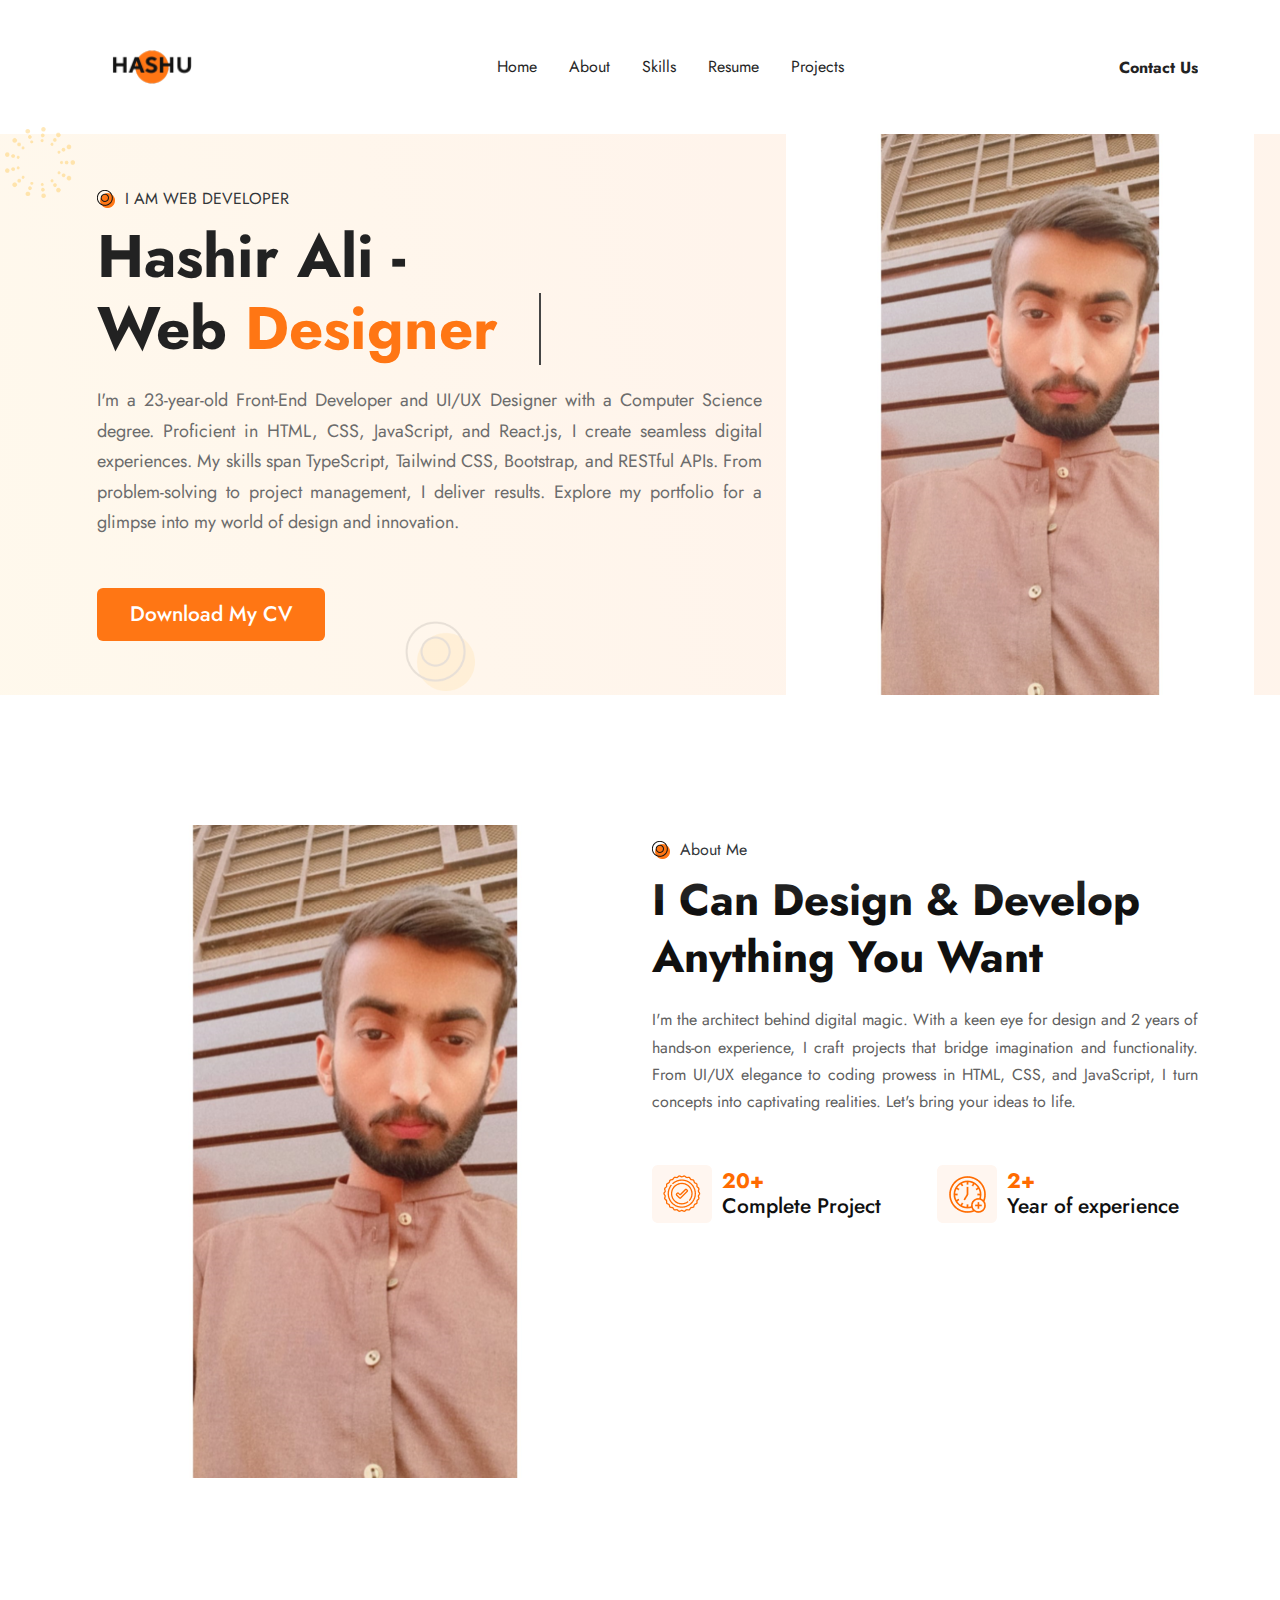
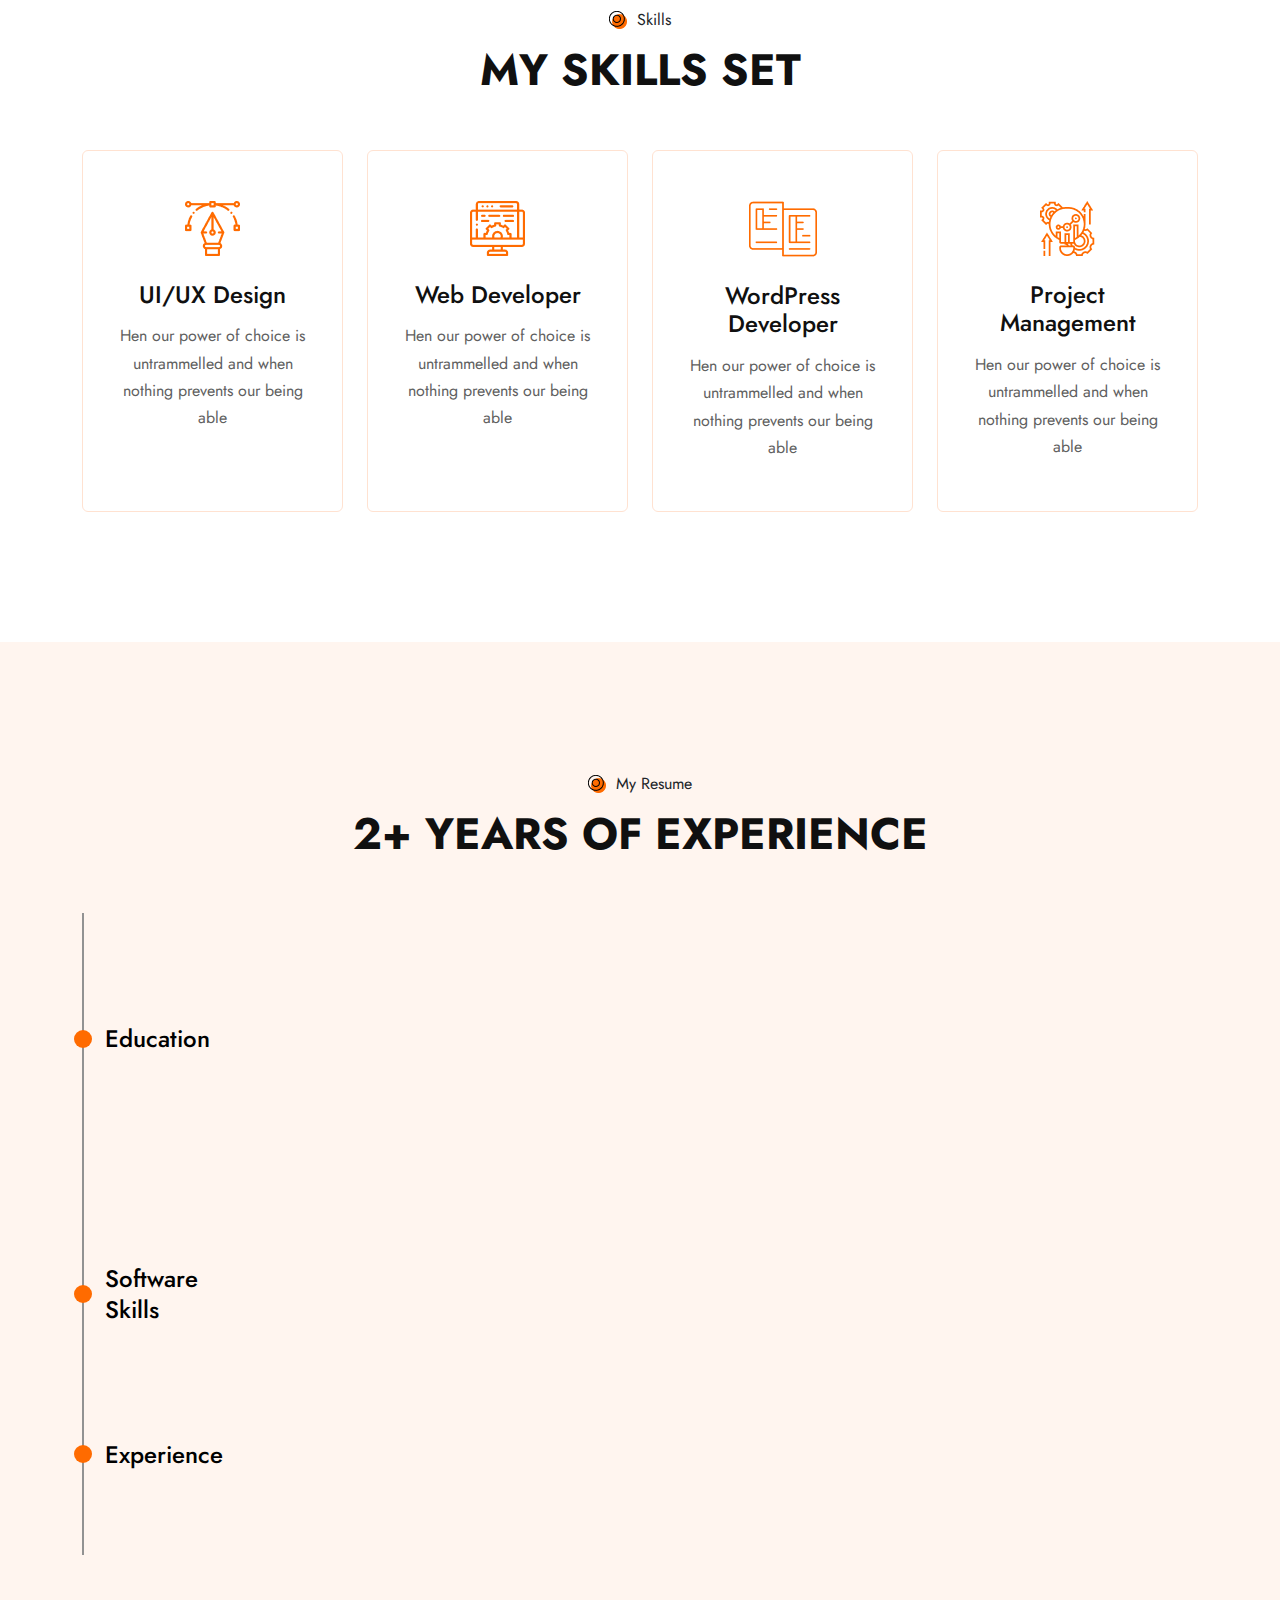
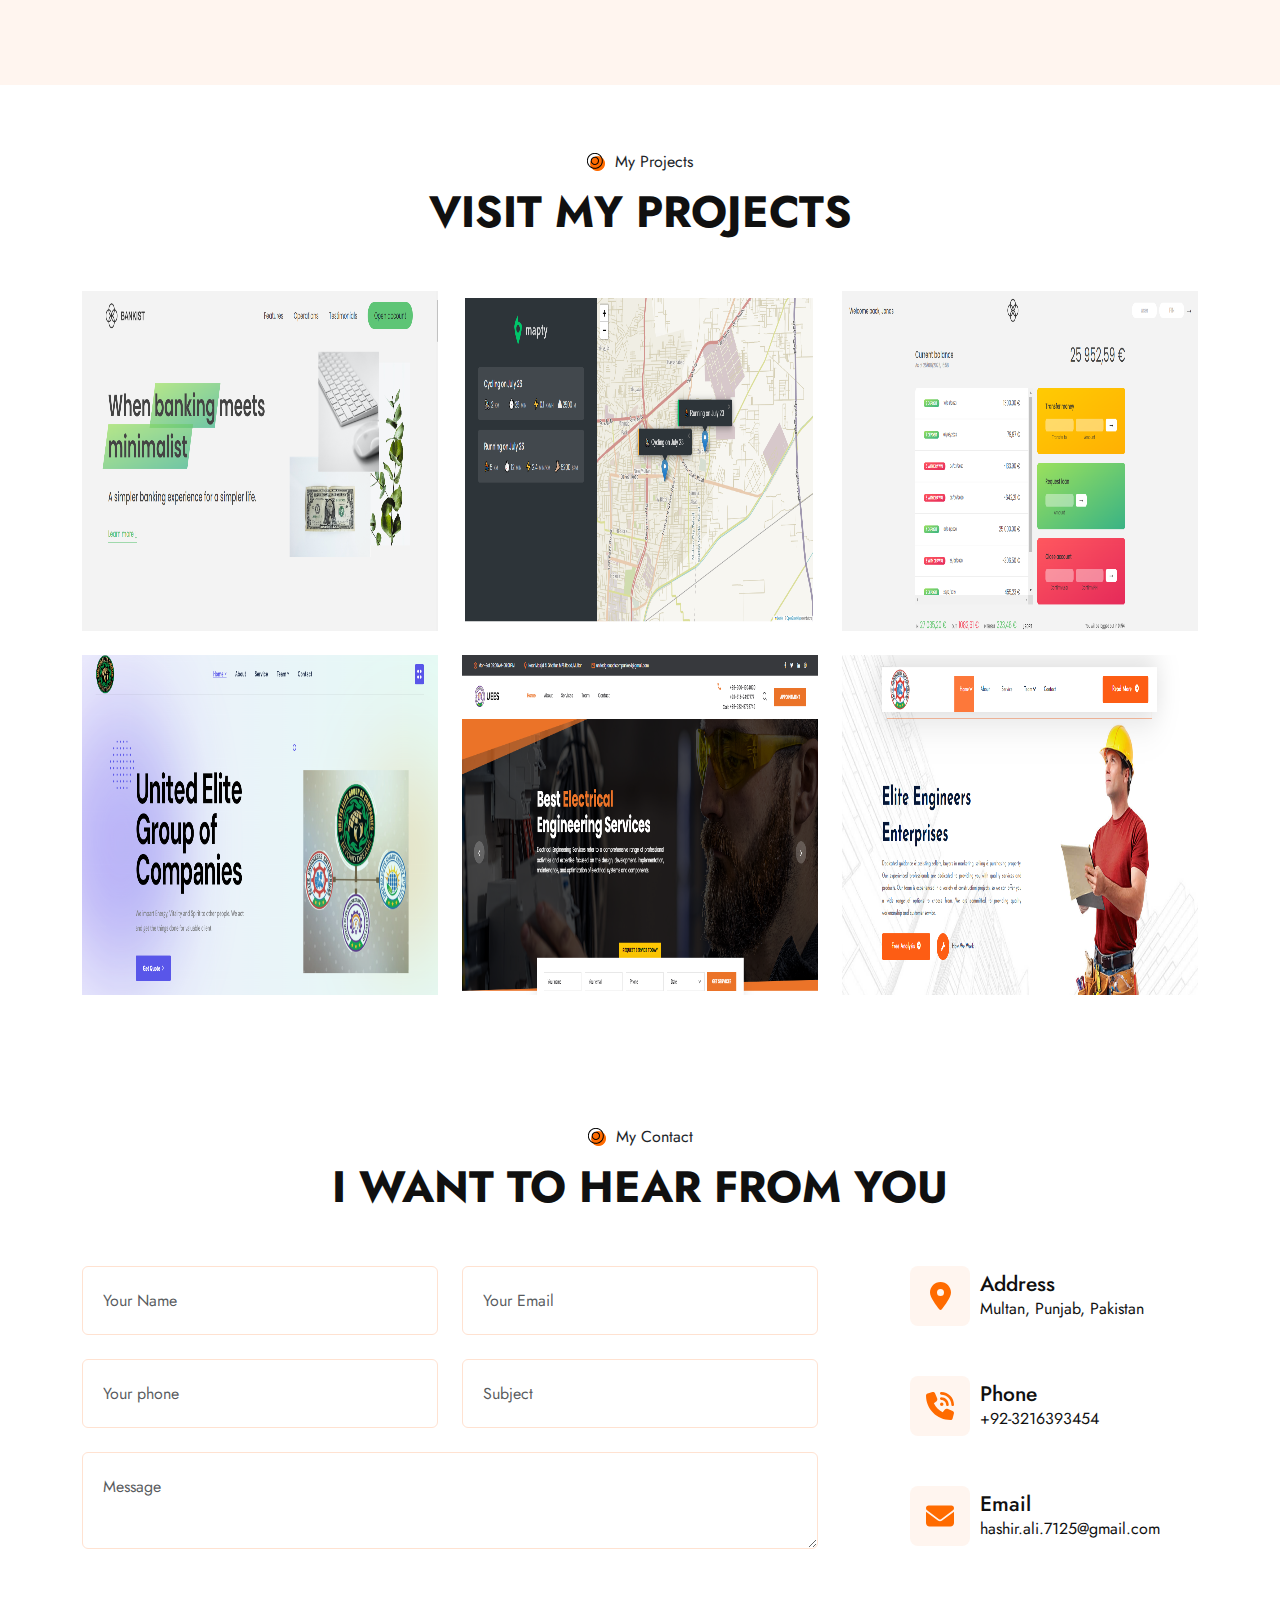
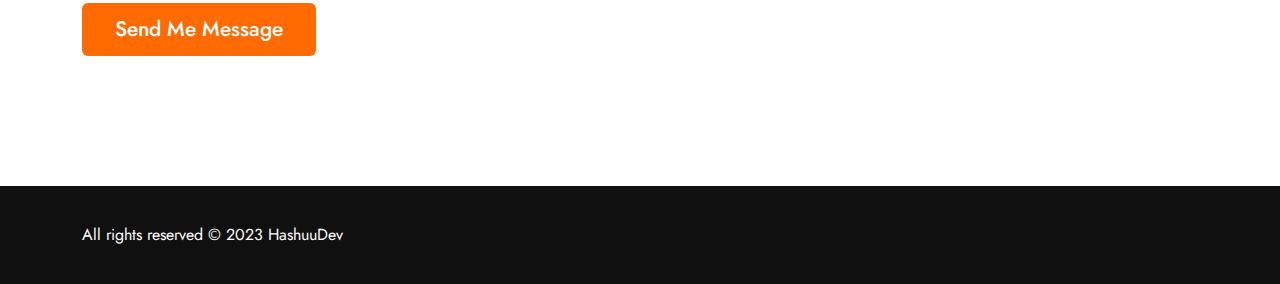
<file: Task - 1 ( Personal Portfolio )/index.html>
<!DOCTYPE html>
<html lang="en">
  <head>
    <meta charset="UTF-8" />
    <meta http-equiv="X-UA-Compatible" content="IE=edge" />
    <meta
      name="viewport"
      content="width=device-width, user-scalable=no, initial-scale=1.0, maximum-scale=1.0, minimum-scale=1.0"
    />
    <title>Personal Portfolio</title>
    <!-- Favicon -->
    <link rel="icon" type="image/x-icon" href="img/favicon.png" />
    <!-- Fonts (google font) -->
    <link rel="preconnect" href="https://fonts.googleapis.com" />
    <link rel="preconnect" href="https://fonts.gstatic.com" crossorigin />
    <link
      href="https://fonts.googleapis.com/css2?family=Jost:wght@200;300;400;500;600;700;800;900&family=Urbanist:wght@400;500;600;700&display=swap"
      rel="stylesheet"
    />
    <!-- Bootstrap Stylesheet -->
    <link rel="stylesheet" href="css/bootstrap.min.css" />
    <!-- Magnific-popup stylesheet -->
    <link rel="stylesheet" href="css/magnific-popup.css" />
    <!-- Owl Carousel stylesheet -->
    <link rel="stylesheet" href="css/owl.carousel.css" />
    <!-- Owl theme stylesheet -->
    <link rel="stylesheet" href="css/owl.theme.default.min.css" />
    <!-- Animated headline stylesheet -->
    <link rel="stylesheet" href="css/jquery.animatedheadline.css" />
    <!-- MeanMenu stylesheet -->
    <link rel="stylesheet" href="css/meanmenu.min.css" />
    <!-- Imgal stylesheet -->
    <link rel="stylesheet" href="css/imgal.min.css" />
    <!-- font awesome stylesheet -->
    <link rel="stylesheet" href="css/all.min.css" />
    <!-- AOS stylesheet -->
    <link rel="stylesheet" href="css/aos.css" />
    <!-- Normalize CSS -->
    <link rel="stylesheet" href="css/normalize.css" />
    <!-- Main stylesheet -->
    <link rel="stylesheet" href="css/style.css" />
    <!-- Responsive stylesheet -->
    <link rel="stylesheet" href="css/responsive.css" />
  </head>

  <body class="home-one-body">
    <main class="home overflow-x-hidden">
      <!-- start header -->
      <header class="bg-white header">
        <!-- mobile header nav -->
        <div class="mobile-menu d-block d-md-none">
          <nav>
            <ul class="menu">
              <li><a href="#home">Home</a></li>
              <li><a href="#about">About</a></li>
              <li><a href="#skills">Skills</a></li>
              <li><a href="#resume">Resume</a></li>
              <li><a href="#projects">Projects</a></li>
              <li><a href="#contact">Contact</a></li>
            </ul>
          </nav>
        </div>
        <div class="container d-none d-md-block">
          <div
            class="header-wrapper d-flex justify-content-between align-items-center"
          >
            <div class="logo">
              <a href="index.html">
                <img src="img/Logo1.png" alt="logo" style="width: 140px" />
              </a>
            </div>
            <div class="header-menu-wrapper main-menu">
              <!-- nav menu -->
              <nav class="desktop-nav">
                <ul
                  class="header-menu d-flex flex-row justify-content-center menu"
                >
                  <li class="px-2 px-lg-3">
                    <a class="menu-link" href="#home">Home</a>
                  </li>
                  <li class="px-2 px-lg-3">
                    <a class="menu-link" href="#about">About</a>
                  </li>
                  <li class="px-2 px-lg-3">
                    <a class="menu-link" href="#skills">Skills</a>
                  </li>
                  <li class="px-2 px-lg-3">
                    <a class="menu-link" href="#resume">Resume</a>
                  </li>
                  <li class="px-2 px-lg-3">
                    <a class="menu-link" href="#projects">Projects</a>
                  </li>
                </ul>
              </nav>
            </div>
            <!-- header button -->
            <div class="header-btn-wrapper">
              <a class="btn orange-btn btn_effect" href="#contact">
                <span class="z-1 position-relative">Contact Us</span>
              </a>
            </div>
          </div>
        </div>
      </header>
      <!-- end header -->
      <!-- start banner -->
      <section class="home-banner position-relative">
        <div class="container-fluid custom-container">
          <div class="row">
            <div class="col-12">
              <div class="home-banner-wrapper row align-items-center">
                <div
                  class="col-12 col-lg-6 col-xl-7 home-banner-text-col position-relative"
                >
                  <div class="sub-heading d-flex align-items-center">
                    <img src="img/orangeDot.png" alt="orange-dot" />
                    <p>I AM WEB DEVELOPER</p>
                  </div>
                  <div class="animate-heading">
                    <h1 class="black-color h1 home-one-title ah-headline">
                      Hashir Ali -<br />
                      Web
                      <span class="orange-color"
                        ><span class="ah-words-wrapper">
                          <b class="is-visible"> Designer</b>
                          <b>Developer</b>
                          <b>Freelancer</b>
                        </span></span
                      >
                      <br />
                    </h1>
                  </div>
                  <p
                    class="h5 line-height-7 mt-20 secondary-black fw-400"
                    style="text-align: justify"
                  >
                    I'm a 23-year-old Front-End Developer and UI/UX Designer
                    with a Computer Science degree. Proficient in HTML, CSS,
                    JavaScript, and React.js, I create seamless digital
                    experiences. My skills span TypeScript, Tailwind CSS,
                    Bootstrap, and RESTful APIs. From problem-solving to project
                    management, I deliver results. Explore my portfolio for a
                    glimpse into my world of design and innovation.
                  </p>
                  <a
                    class="btn_effect btn home-banner-btn orange-btn mt-50"
                    href="assets/Hashir Ali CV Final.pdf"
                    ><span class="z-1 position-relative">Download My CV</span>
                  </a>
                  <div class="banner-particle-one-container">
                    <img
                      class="position-absolute banner-particle-one d-none d-lg-inline"
                      src="img/particleOne.png"
                      alt="banner particle one"
                    />
                  </div>
                  <div class="banner-particle-two-container">
                    <img
                      class="position-absolute banner-particle-two delay-one"
                      src="img/particleTwo.png"
                      alt="banner particle two"
                    />
                  </div>
                </div>
                <div
                  class="col-12 col-lg-6 col-xl-5 text-center position-relative home-banner-img-col"
                >
                  <div class="banner-particle-one-container">
                    <img
                      class="position-absolute banner-particle-one d-lg-none"
                      src="img/particleOne.png"
                      alt="banner particle one"
                    />
                  </div>

                  <img
                    class="position-absolute home-banner-shape bg-move-3d"
                    src="img/homeNannerShape.png"
                    alt="banner-shape"
                  />
                  <img
                    class="img-fluid position-relative z-index-10 home-banner-img"
                    src="img/Picture11.png"
                    alt="banner-image"
                  />
                </div>
              </div>
            </div>
          </div>
        </div>
      </section>
      <!-- end home-banner -->
      <!-- start about me -->
      <section class="about" id="about">
        <div class="container">
          <div class="row">
            <div class="col-12">
              <div class="row align-items-center">
                <div class="about-image-col col-12 col-lg-6 text-center">
                  <div class="img-overlay mx-auto mx-lg-0">
                    <img
                      class="img-fluid"
                      src="img/Picture11.png"
                      alt="about image"
                    />
                  </div>
                </div>
                <div class="about-text-col col-12 col-lg-6">
                  <div class="about-text-top">
                    <div class="section-heading">
                      <div class="sub-heading d-flex align-items-center">
                        <img src="img/orangeDot.png" alt="orange-dot" />
                        <p>About Me</p>
                      </div>
                      <h2 class="black-color line-height-3 h2">
                        I Can Design & Develop Anything You Want
                      </h2>
                    </div>
                    <p
                      class="secondary-black line-height-7 mt-20"
                      style="text-align: justify"
                    >
                      I'm the architect behind digital magic. With a keen eye
                      for design and 2 years of hands-on experience, I craft
                      projects that bridge imagination and functionality. From
                      UI/UX elegance to coding prowess in HTML, CSS, and
                      JavaScript, I turn concepts into captivating realities.
                      Let's bring your ideas to life.
                    </p>
                  </div>
                  <div class="row row-mobile-margin gy-3 gy-sm-0 mt-50">
                    <div
                      class="col-12 col-sm-6 col-lg-6 d-flex align-items-center"
                    >
                      <div class="mr-10">
                        <img src="img/aboutIconOne.png" alt="about icon one" />
                      </div>
                      <div class="about-complete-project">
                        <h4 class="fw-700 orange-color h4">
                          <span class="counter">20</span>+
                        </h4>
                        <h4 class="fw-500 black-color h4">Complete Project</h4>
                      </div>
                    </div>
                    <div
                      class="col-12 col-sm-6 col-lg-6 d-flex align-items-center"
                    >
                      <div class="mr-10">
                        <img src="img/aboutIconTwo.png" alt="about icon two" />
                      </div>
                      <div class="about-years-experience">
                        <h4 class="fw-700 orange-color h4">
                          <span class="counter">2</span>+
                        </h4>
                        <h4 class="fw-500 black-color h4">
                          Year of experience
                        </h4>
                      </div>
                    </div>
                  </div>
                  <div
                    data-aos="fade-up"
                    data-aos-delay="0"
                    data-aos-duration="1500"
                    class="row flex-column row-mobile-margin mt-50"
                  >
                    <div class="col-12 mb-0 mb-20">
                      <div class="row">
                        <div class="col-12 col-sm-6 col-lg-6">
                          <div class="mb-20 d-flex align-items-center">
                            <i
                              class="fa-regular fa-square-check mr-10 h6 orange-color"
                            ></i>
                            <p>Front-End Magic</p>
                          </div>
                        </div>
                        <div class="col-12 col-sm-6 col-lg-6">
                          <div class="mb-20 d-flex align-items-center">
                            <i
                              class="fa-regular fa-square-check mr-10 h6 orange-color"
                            ></i>
                            <p>Tech Stack Mastery</p>
                          </div>
                        </div>
                      </div>
                    </div>
                    <div class="col-12">
                      <div class="row">
                        <div class="col-12 col-sm-6 col-lg-6">
                          <div class="d-flex align-items-center mb-20">
                            <i
                              class="fa-regular fa-square-check mr-10 h6 orange-color"
                            ></i>
                            <p>API Virtuoso</p>
                          </div>
                        </div>
                        <div class="col-12 col-sm-6 col-lg-6">
                          <div class="d-flex align-items-center">
                            <i
                              class="fa-regular fa-square-check mr-10 h6 orange-color"
                            ></i>
                            <p>Project Management Maestro</p>
                          </div>
                        </div>
                      </div>
                    </div>
                  </div>
                  <a
                    data-aos="fade-up"
                    data-aos-delay="100"
                    data-aos-duration="1500"
                    class="btn btn_effect home-banner-btn orange-btn mt-50"
                    href="assets/Hashir Ali CV Final.pdf"
                    ><span class="position-relative z-1">Download My CV</span>
                  </a>
                </div>
              </div>
            </div>
          </div>
        </div>
      </section>
      <!-- end about me -->
      <!-- start services -->
      <section id="skills" class="services">
        <div class="container">
          <div class="row">
            <div class="col-12">
              <div class="section-heading-middle">
                <div class="sub-heading d-flex align-items-center mx-auto">
                  <img src="img/orangeDot.png" alt="orange-dot" />
                  <p>Skills</p>
                </div>
                <h2
                  class="black-color line-height-3 h2 text-uppercase text-center"
                >
                  My Skills set
                </h2>
              </div>
              <div class="service-grid-container mt-50 row-mobile-margin">
                <div class="service-grid-item text-center">
                  <img
                    class="service-item-img"
                    src="img/serviceOne.png"
                    alt="service-img-one"
                  />
                  <h3 class="h3 fw-500 service-item-heading black-color">
                    UI/UX Design
                  </h3>
                  <p
                    class="p service-item-paragraph secondary-black fw-400 line-height-7"
                  >
                    Hen our power of choice is untrammelled and when nothing
                    prevents our being able
                  </p>
                </div>
                <div class="service-grid-item text-center">
                  <img
                    class="service-item-img"
                    src="img/serviceFour.png"
                    alt="service-img-four"
                  />
                  <h3 class="h3 fw-500 service-item-heading black-color">
                    Web Developer
                  </h3>
                  <p
                    class="p service-item-paragraph secondary-black fw-400 line-height-7"
                  >
                    Hen our power of choice is untrammelled and when nothing
                    prevents our being able
                  </p>
                </div>
                <div class="service-grid-item text-center">
                  <img
                    class="service-item-img"
                    src="img/serviceSix.png"
                    alt="service-img-six"
                  />
                  <h3 class="h3 fw-500 service-item-heading black-color">
                    WordPress Developer
                  </h3>
                  <p
                    class="p service-item-paragraph secondary-black fw-400 line-height-7"
                  >
                    Hen our power of choice is untrammelled and when nothing
                    prevents our being able
                  </p>
                </div>
                <div class="service-grid-item text-center">
                  <img
                    class="service-item-img"
                    src="img/serviceEight.png"
                    alt="service-img-eight"
                  />
                  <h3 class="h3 fw-500 service-item-heading black-color">
                    Project Management
                  </h3>
                  <p
                    class="p service-item-paragraph secondary-black fw-400 line-height-7"
                  >
                    Hen our power of choice is untrammelled and when nothing
                    prevents our being able
                  </p>
                </div>
              </div>
            </div>
          </div>
        </div>
      </section>
      <!-- end services -->
      <!-- start resume -->
      <section id="resume" class="resume">
        <div class="container">
          <div class="row">
            <div class="col-12">
              <div class="resume-wrapper">
                <div class="section-heading-middle">
                  <div class="sub-heading d-flex align-items-center mx-auto">
                    <img src="img/orangeDot.png" alt="orange-dot" />
                    <p>My Resume</p>
                  </div>
                  <h2
                    class="black-color line-height-3 h2 text-uppercase text-center"
                  >
                    2+ YEARS OF EXPERIENCE
                  </h2>
                </div>
                <div class="row mt-50 row-mobile-margin">
                  <div class="col-12 col-lg-2">
                    <div
                      class="resume-topics h-100 flex-column justify-content-center position-relative"
                    >
                      <h3
                        class="h3 line-height-3 resume-topic-item resume-topic-one fw-500 text-black position-absolute"
                      >
                        Education
                      </h3>
                      <h3
                        class="h3 line-height-3 resume-topic-item resume-topic-two fw-500 text-black position-absolute"
                      >
                        Software Skills
                      </h3>
                      <h3
                        class="h3 line-height-3 resume-topic-item resume-topic-three fw-500 text-black position-absolute"
                      >
                        Experience
                      </h3>
                    </div>
                  </div>
                  <div class="col-12 col-lg-10">
                    <!-- resume education row -->
                    <div
                      data-aos="fade-up"
                      data-aos-delay="100"
                      data-aos-duration="800"
                      class="resume-education bg-white"
                    >
                      <div class="row">
                        <!-- education first column -->
                        <div class="col-lg-4 resume-first-item">
                          <h4 class="h4 text-black fw-500">
                            BS in Computer Science
                          </h4>
                          <p
                            class="p secondary-black fw-400 line-height-7 mt-10"
                          >
                            Muhammad Nawaz Sharif University of Agriculture
                            Multan (2019 - 2023)
                          </p>
                        </div>
                        <!-- education second column -->
                        <div class="col-lg-4 resume-second-item">
                          <h4 class="h4 text-black fw-500">
                            Fsc. Pre-Engineering
                          </h4>
                          <p
                            class="p secondary-black fw-400 line-height-7 mt-10"
                          >
                            Kips College, Multan <br />
                            (2017 - 2019)
                          </p>
                        </div>
                        <!-- education third column -->
                        <div class="col-lg-4 resume-third-item">
                          <h4 class="h4 text-black fw-500">Matric</h4>
                          <p
                            class="p secondary-black fw-400 line-height-7 mt-10"
                          >
                            Missali Junior Secondary School, Multan (2015 -
                            2017)
                          </p>
                        </div>
                      </div>
                    </div>
                    <!-- resume skills row -->
                    <div
                      data-aos="fade-up"
                      data-aos-delay="200"
                      data-aos-duration="800"
                      class="resume-skills bg-white mt-4"
                    >
                      <div class="row">
                        <!-- skills first column -->
                        <div class="col-lg-4 resume-first-item">
                          <h4 class="h4 text-black fw-500">UI/UX Design</h4>
                          <div class="row mt-10 justify-content-between">
                            <p
                              class="col-10 p secondary-black fw-400 line-height-7 skill-name position-relative"
                            >
                              Figma
                            </p>
                            <p
                              class="col-2 p secondary-black fw-400 line-height-7"
                            >
                              90%
                            </p>
                          </div>
                          <div class="row justify-content-between mt-10">
                            <p
                              class="p secondary-black fw-400 line-height-7 col-10 skill-name position-relative"
                            >
                              Adobe XD
                            </p>
                            <p
                              class="p col-2 secondary-black fw-400 line-height-7"
                            >
                              65%
                            </p>
                          </div>
                          <div class="row justify-content-between mt-10">
                            <p
                              class="p secondary-black fw-400 line-height-7 col-10 skill-name position-relative"
                            >
                              Canva
                            </p>
                            <p
                              class="p col-2 secondary-black fw-400 line-height-7"
                            >
                              80%
                            </p>
                          </div>
                        </div>
                        <!-- skills second column -->
                        <div class="col-lg-4 resume-second-item">
                          <h4 class="h4 text-black fw-500">Web Developer</h4>
                          <div class="row mt-10 justify-content-between">
                            <p
                              class="col-10 p secondary-black fw-400 line-height-7 skill-name position-relative"
                            >
                              Html, Css, JavaScript
                            </p>
                            <p
                              class="col-2 p secondary-black fw-400 line-height-7"
                            >
                              95%
                            </p>
                          </div>
                          <div class="row justify-content-between mt-10">
                            <p
                              class="p secondary-black fw-400 line-height-7 col-10 skill-name position-relative"
                            >
                              React.js
                            </p>
                            <p
                              class="p col-2 secondary-black fw-400 line-height-7"
                            >
                              60%
                            </p>
                          </div>
                          <div class="row justify-content-between mt-10">
                            <p
                              class="p secondary-black fw-400 line-height-7 col-10 skill-name position-relative"
                            >
                              Wordpress
                            </p>
                            <p
                              class="p col-2 secondary-black fw-400 line-height-7"
                            >
                              70%
                            </p>
                          </div>
                        </div>
                        <!-- skills thirdt column -->
                        <div class="col-lg-4 resume-third-item">
                          <h4 class="h4 text-black fw-500">Other Skills</h4>
                          <div class="row mt-10 justify-content-between">
                            <p
                              class="col-10 p secondary-black fw-400 line-height-7 skill-name position-relative"
                            >
                              Content Writing
                            </p>
                            <p
                              class="col-2 p secondary-black fw-400 line-height-7"
                            >
                              92%
                            </p>
                          </div>
                          <div class="row justify-content-between mt-10">
                            <p
                              class="p secondary-black fw-400 line-height-7 col-10 skill-name position-relative"
                            >
                              Project Management
                            </p>
                            <p
                              class="p col-2 secondary-black fw-400 line-height-7"
                            >
                              87%
                            </p>
                          </div>
                          <div class="row justify-content-between mt-10">
                            <p
                              class="p secondary-black fw-400 line-height-7 col-10 skill-name position-relative"
                            >
                              Social Media Management
                            </p>
                            <p
                              class="p col-2 secondary-black fw-400 line-height-7"
                            >
                              95%
                            </p>
                          </div>
                        </div>
                      </div>
                    </div>
                    <!-- resume experience row -->
                    <div
                      data-aos="fade-up"
                      data-aos-delay="300"
                      data-aos-duration="800"
                      class="resume-education mt-4 bg-white"
                    >
                      <div class="row">
                        <!-- experience first column -->
                        <div class="col-lg-4 resume-first-item">
                          <h4 class="h4 text-black fw-500">
                            Front End Developer
                          </h4>
                          <p
                            class="p secondary-black fw-400 line-height-7 mt-10"
                          >
                            United Elite Groups - <br />
                            ( Jul 2023 - Aug 2023 )
                          </p>
                        </div>
                        <!-- experience second column -->
                        <div class="col-lg-4 resume-second-item">
                          <h4 class="h4 text-black fw-500">
                            Web Developer Intern
                          </h4>
                          <p
                            class="p secondary-black fw-400 line-height-7 mt-10"
                          >
                            CodSoft - <br />
                            ( Aug 2023 - Present )
                          </p>
                        </div>
                        <!-- experience third column -->
                        <div class="col-lg-4 resume-third-item">
                          <h4 class="h4 text-black fw-500">Web Intern</h4>
                          <p
                            class="p secondary-black fw-400 line-height-7 mt-10"
                          >
                            CodeClause - <br />
                            ( Aug 2023 - Present )
                          </p>
                        </div>
                      </div>
                    </div>
                  </div>
                </div>
              </div>
            </div>
          </div>
        </div>
      </section>
      <!-- end resume -->

      <!-- start portfolio gallery -->
      <section id="projects" class="portfolio">
        <div class="container">
          <div class="row">
            <div class="col-12">
              <div class="portfolio-wrapper">
                <div class="section-heading-middle">
                  <div class="sub-heading d-flex align-items-center mx-auto">
                    <img src="img/orangeDot.png" alt="orange-dot" />
                    <p>My Projects</p>
                  </div>
                  <h2
                    class="black-color line-height-3 h2 text-uppercase text-center"
                  >
                    VISIT MY PROJECTS
                  </h2>
                </div>
                <div class="mt-50 row-mobile-margin">
                  <div class="portfolio-massonary-container">
                    <div
                      class="portfolio-massonary-items mix ui all position-relative"
                    >
                      <div
                        class="modal fade"
                        id="portfolioModalOne"
                        tabindex="-1"
                        aria-hidden="true"
                      >
                        <div
                          class="modal-dialog modal-dialog-centered justify-content-center"
                        >
                          <div>
                            <button
                              type="button"
                              class="btn-close mb-10 btn"
                              data-bs-dismiss="modal"
                              aria-label="Close"
                            ></button>
                            <img
                              class="img-fluid"
                              src="img/portfolio11.PNG"
                              alt="portfolio img"
                            />
                          </div>
                        </div>
                      </div>
                      <img
                        class="img-fluid"
                        src="img/portfolio11.PNG"
                        alt="portfolio img"
                      />
                      <div
                        class="portfolio-card-overlay w-100 position-absolute top-0"
                      ></div>
                      <div
                        class="d-flex w-100 position-absolute bottom-0 left-0 justify-content-center align-items-center"
                      >
                        <div
                          class="position-absolute mx-auto portfolio-card-overlay-contents"
                        >
                          <p class="text-white fw-400 line-height-7">
                            Stack : HTML, CSS, JavaScript, API
                          </p>
                          <a
                            data-bs-toggle="modal"
                            data-bs-target="#portfolioModalOne"
                            href="#portfolioOne"
                            class="h4 text-white fw-600 line-height-3"
                          >
                            Bankist DOM Manipulation
                          </a>
                        </div>
                      </div>
                    </div>
                    <div
                      class="portfolio-massonary-items mix graphic all position-relative"
                    >
                      <div
                        class="modal fade"
                        id="portfolioModalTwo"
                        tabindex="-1"
                        aria-hidden="true"
                      >
                        <div
                          class="modal-dialog modal-dialog-centered justify-content-center"
                        >
                          <div>
                            <button
                              type="button"
                              class="btn-close mb-10 btn"
                              data-bs-dismiss="modal"
                              aria-label="Close"
                            ></button>
                            <img
                              class="img-fluid"
                              src="img/portfolio2.PNG"
                              alt="portfolio img"
                            />
                          </div>
                        </div>
                      </div>
                      <img
                        class="img-fluid"
                        src="img/portfolio2.PNG"
                        alt="portfolio img"
                      />
                      <div
                        class="portfolio-card-overlay w-100 position-absolute top-0"
                      ></div>
                      <div
                        class="d-flex w-100 position-absolute bottom-0 left-0 justify-content-center align-items-center"
                      >
                        <div
                          class="position-absolute mx-auto portfolio-card-overlay-contents"
                        >
                          <p class="text-white fw-400 line-height-7">
                            Stack : HTML, CSS, JavaScript, LeafletMap
                          </p>
                          <a
                            data-bs-toggle="modal"
                            data-bs-target="#portfolioModalTwo"
                            href="#portfolioTwo"
                            class="h4 text-white fw-600 line-height-3"
                          >
                            Mapty Web App
                          </a>
                        </div>
                      </div>
                    </div>
                    <div
                      class="portfolio-massonary-items mix ui graphic all position-relative"
                    >
                      <div
                        class="modal fade"
                        id="portfolioModalThree"
                        tabindex="-1"
                        aria-hidden="true"
                      >
                        <div
                          class="modal-dialog modal-dialog-centered justify-content-center"
                        >
                          <div>
                            <button
                              type="button"
                              class="btn-close mb-10 btn"
                              data-bs-dismiss="modal"
                              aria-label="Close"
                            ></button>
                            <img
                              class="img-fluid"
                              src="img/portfolio3.PNG"
                              alt="portfolio img"
                            />
                          </div>
                        </div>
                      </div>
                      <img
                        class="img-fluid"
                        src="img/portfolio3.PNG"
                        alt="portfolio img"
                      />
                      <div
                        class="portfolio-card-overlay w-100 position-absolute top-0"
                      ></div>
                      <div
                        class="d-flex w-100 position-absolute bottom-0 left-0 justify-content-center align-items-center"
                      >
                        <div
                          class="position-absolute mx-auto portfolio-card-overlay-contents"
                        >
                          <p class="text-white fw-400 line-height-7">
                            Stack : HTML, CSS, JavaScript
                          </p>
                          <a
                            data-bs-toggle="modal"
                            data-bs-target="#portfolioModalThree"
                            href="#portfolioThree"
                            class="h4 text-white fw-600 line-height-3"
                          >
                            Bankist Bank App
                          </a>
                        </div>
                      </div>
                    </div>
                    <div
                      class="portfolio-massonary-items mix web all position-relative"
                    >
                      <div
                        class="modal fade"
                        id="portfolioModalFour"
                        tabindex="-1"
                        aria-hidden="true"
                      >
                        <div
                          class="modal-dialog modal-dialog-centered justify-content-center"
                        >
                          <div>
                            <button
                              type="button"
                              class="btn-close mb-10 btn"
                              data-bs-dismiss="modal"
                              aria-label="Close"
                            ></button>
                            <img
                              class="img-fluid"
                              src="img/portfolio4.PNG"
                              alt="portfolio img"
                            />
                          </div>
                        </div>
                      </div>
                      <img
                        class="img-fluid"
                        src="img/portfolio4.PNG"
                        alt="portfolio img"
                      />
                      <div
                        class="portfolio-card-overlay w-100 position-absolute top-0"
                      ></div>
                      <div
                        class="d-flex w-100 position-absolute bottom-0 left-0 justify-content-center align-items-center"
                      >
                        <div
                          class="position-absolute mx-auto portfolio-card-overlay-contents"
                        >
                          <p class="text-white fw-400 line-height-7">
                            Stack : HTML, CSS, JavaScript
                          </p>
                          <a
                            data-bs-toggle="modal"
                            data-bs-target="#portfolioModalFour"
                            href="#portfolioFour"
                            class="h4 text-white fw-600 line-height-3"
                          >
                            Agency Website
                          </a>
                        </div>
                      </div>
                    </div>
                    <div
                      class="portfolio-massonary-items mix app all position-relative"
                    >
                      <div
                        class="modal fade"
                        id="portfolioModalFive"
                        tabindex="-1"
                        aria-hidden="true"
                      >
                        <div
                          class="modal-dialog modal-dialog-centered justify-content-center"
                        >
                          <div>
                            <button
                              type="button"
                              class="btn-close mb-10 btn"
                              data-bs-dismiss="modal"
                              aria-label="Close"
                            ></button>
                            <img
                              class="img-fluid"
                              src="img/portfolio5.PNG"
                              alt="portfolio img"
                            />
                          </div>
                        </div>
                      </div>
                      <img
                        class="img-fluid"
                        src="img/portfolio5.PNG"
                        alt="portfolio img"
                      />
                      <div
                        class="portfolio-card-overlay w-100 position-absolute top-0"
                      ></div>
                      <div
                        class="d-flex w-100 position-absolute bottom-0 left-0 justify-content-center align-items-center"
                      >
                        <div
                          class="position-absolute mx-auto portfolio-card-overlay-contents"
                        >
                          <p class="text-white fw-400 line-height-7">
                            Stack : HTML, CSS, JavaScript
                          </p>
                          <a
                            data-bs-toggle="modal"
                            data-bs-target="#portfolioModalFive"
                            href="#portfolioFive"
                            class="h4 text-white fw-600 line-height-3"
                          >
                            Engineering Services Website
                          </a>
                        </div>
                      </div>
                    </div>
                    <div
                      class="portfolio-massonary-items mix branding all position-relative"
                    >
                      <div
                        class="modal fade"
                        id="portfolioModalSix"
                        tabindex="-1"
                        aria-hidden="true"
                      >
                        <div
                          class="modal-dialog modal-dialog-centered justify-content-center"
                        >
                          <div>
                            <button
                              type="button"
                              class="btn-close mb-10 btn"
                              data-bs-dismiss="modal"
                              aria-label="Close"
                            ></button>
                            <img
                              class="img-fluid"
                              src="img/portfolio6.PNG"
                              alt="portfolio img"
                            />
                          </div>
                        </div>
                      </div>
                      <img
                        class="img-fluid"
                        src="img/portfolio6.PNG"
                        alt="portfolio img"
                      />
                      <div
                        class="portfolio-card-overlay w-100 position-absolute top-0"
                      ></div>
                      <div
                        class="d-flex w-100 position-absolute bottom-0 left-0 justify-content-center align-items-center"
                      >
                        <div
                          class="position-absolute mx-auto portfolio-card-overlay-contents"
                        >
                          <p class="text-white fw-400 line-height-7">
                            Stack : HTML, CSS, JavaScript
                          </p>
                          <a
                            data-bs-toggle="modal"
                            data-bs-target="#portfolioModalSix"
                            href="#portfolioSix"
                            class="h4 text-white fw-600 line-height-3"
                          >
                            Real Estate Consultancy Website
                          </a>
                        </div>
                      </div>
                    </div>
                  </div>
                </div>
              </div>
            </div>
          </div>
        </div>
      </section>
      <!-- end portfolio gallery -->

      <!-- start contact -->
      <section id="contact" class="home-contact">
        <div class="container">
          <div class="row">
            <div class="col-12">
              <div class="home-contact-wrapper">
                <div class="section-heading-middle">
                  <div class="sub-heading d-flex align-items-center mx-auto">
                    <img src="img/orangeDot.png" alt="orange-dot" />
                    <p>My Contact</p>
                  </div>
                  <h2
                    class="black-color line-height-3 h2 text-uppercase text-center"
                  >
                    I WANT TO HEAR FROM YOU
                  </h2>
                </div>
                <div
                  class="home-contact-info-container row row-mobile-margin mt-50 align-items-start"
                >
                  <div class="col-12 col-md-8">
                    <form>
                      <div class="row g-4">
                        <div class="col-12 col-sm-6">
                          <input
                            type="text"
                            class="form-control home-contact-input"
                            placeholder="Your Name"
                          />
                        </div>
                        <div class="col-12 col-sm-6">
                          <input
                            type="email"
                            class="form-control home-contact-input"
                            placeholder="Your Email"
                          />
                        </div>
                        <div class="col-12 col-sm-6">
                          <input
                            type="tel"
                            class="form-control home-contact-input"
                            placeholder="Your phone"
                          />
                        </div>
                        <div class="col-12 col-sm-6">
                          <input
                            type="text"
                            class="form-control home-contact-input"
                            placeholder="Subject"
                          />
                        </div>
                        <div class="col-12">
                          <textarea
                            placeholder="Message"
                            class="form-control home-contact-input"
                          ></textarea>
                        </div>
                        <div class="col-12">
                          <div class="col-12">
                            <button
                              type="disabled"
                              class="btn orange-btn btn_effect row-mobile-margin mt-30"
                              style="cursor: not-allowed"
                            >
                              <span class="z-1 position-relative"
                                >Send Me Message</span
                              >
                            </button>
                          </div>
                        </div>
                      </div>
                    </form>
                  </div>
                  <div class="col-12 col-md-4 home-contact-icon-container">
                    <div class="row row-mobile-margin gy-3 gy-sm-0">
                      <div class="col-12 d-flex align-items-center">
                        <div class="mr-10">
                          <div class="light-orange-bg-icon">
                            <i
                              class="fa-solid fa-location-dot orange-color"
                            ></i>
                          </div>
                        </div>
                        <div class="about-complete-project">
                          <h4 class="fw-500 black-color h4">Address</h4>
                          <p class="fw-400 secondary-black">
                            <a href=""> Multan, Punjab, Pakistan </a>
                          </p>
                        </div>
                      </div>
                      <div
                        class="col-12 d-flex align-items-center row-mobile-margin mt-50"
                      >
                        <div class="mr-10">
                          <div class="light-orange-bg-icon">
                            <i
                              class="fa-solid fa-phone-volume orange-color"
                            ></i>
                          </div>
                        </div>
                        <div class="about-years-experience">
                          <h4 class="fw-500 black-color h4">Phone</h4>
                          <p class="fw-400 secondary-black">
                            <a href="tel:03216393454">+92-3216393454</a>
                          </p>
                        </div>
                      </div>
                      <div
                        class="col-12 d-flex align-items-center row-mobile-margin mt-50"
                      >
                        <div class="mr-10">
                          <div class="light-orange-bg-icon">
                            <i class="fa-solid fa-envelope orange-color"></i>
                          </div>
                        </div>
                        <div class="about-years-experience">
                          <h4 class="fw-500 black-color h4">Email</h4>
                          <p class="fw-400 secondary-black">
                            <a href="mailto:hashir.ali.7125@gmail.com">
                              hashir.ali.7125@gmail.com
                            </a>
                          </p>
                        </div>
                      </div>
                    </div>
                  </div>
                </div>
              </div>
            </div>
          </div>
        </div>
      </section>
      <!-- end contact -->
      <!-- start footer -->
      <section class="footer">
        <div class="footer-wrapper">
          <div class="footer-bottom">
            <div class="container">
              <div class="footer-bottom-container">
                <div class="row">
                  <div
                    class="footerbottom-left col-12 col-sm-5 col-md-6 text-start"
                  >
                    <p class="p text-white line-height-7">
                      All rights reserved &copy; 2023
                      <a
                        class="p text-white line-height-7"
                        href="https://www.linkedin.com/in/hashir-ali-dev/"
                        >HashuuDev</a
                      >
                    </p>
                  </div>
                </div>
              </div>
            </div>
          </div>
        </div>
      </section>
      <!-- end footer -->
    </main>
    <!-- Preloader -->
    <div class="loader-mask">
      <div class="loader">
        <div></div>
        <div></div>
      </div>
    </div>

    <!-- Jquery script -->
    <script src="js/jquery-3.6.4.min.js"></script>
    <!-- Bootstrap Script -->
    <script src="js/bootstrap.min.js"></script>
    <!-- Magnific-popup script -->
    <script src="js/jquery.magnific-popup.min.js"></script>
    <!-- Owl carousel script -->
    <script src="js/owl.carousel.min.js"></script>
    <!-- MeanMenu script -->
    <script src="js/jquery.meanmenu.js"></script>
    <!-- Line progressbar script -->
    <script src="js/jquery.lineProgressbar.js"></script>
    <!-- Multi animated counter -->
    <script src="js/multi-animated-counter.js"></script>
    <!-- One page nav script -->
    <script src="js/onepageNav.js"></script>
    <!-- font awesome script -->
    <script src="js/all.min.js"></script>
    <!-- AOS script -->
    <script src="js/aos.js"></script>
    <!-- Animated headline script -->
    <script src="js/jquery.animatedheadline.min.js"></script>
    <!-- mixitup -->
    <script src="js/mixitup.min.js"></script>
    <!-- jQuery Counterup -->
    <script src="js/jquery.waypoints.min.js"></script>
    <script src="js/jquery.counterup.min.js"></script>
    <!-- Main JS script -->
    <script src="js/main.js"></script>
  </body>
</html>
</file>
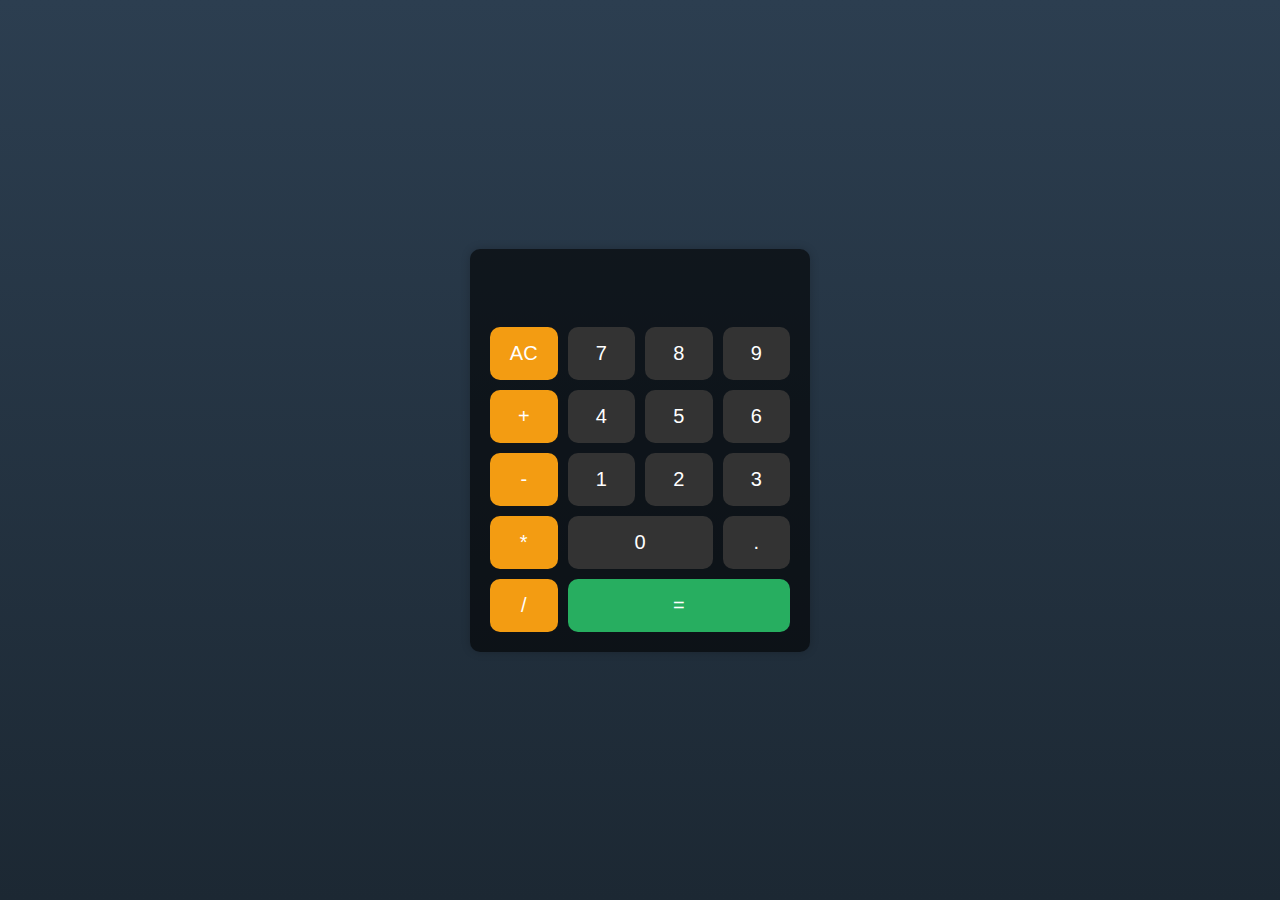
<file: Task - 3 (Calculator)/index.html>
<!DOCTYPE html>
<html lang="en">
  <head>
    <meta charset="UTF-8" />
    <meta name="viewport" content="width=device-width, initial-scale=1.0" />
    <link
      rel="icon"
      type="image/png"
      href="/assets/icons8-calculator-cloud-120.png"
    />
    <link rel="stylesheet" href="src/style.css" />
    <title>Calculator</title>
  </head>
  <body>
    <div class="calculator">
      <input type="text" id="result" readonly />
      <div class="buttons">
        <button class="operator">AC</button>
        <button>7</button>
        <button>8</button>
        <button>9</button>
        <button class="operator">+</button>
        <button>4</button>
        <button>5</button>
        <button>6</button>
        <button class="operator">-</button>
        <button>1</button>
        <button>2</button>
        <button>3</button>
        <button class="operator">*</button>
        <button class="zero">0</button>
        <button>.</button>
        <button class="operator">/</button>
        <button class="equal">=</button>
      </div>
    </div>
    <script src="src/script.js"></script>
  </body>
</html>
</file>
<file: Task - 1 ( Personal Portfolio )/css/style.css>
/* -------------------------------------------
Table of Index
--------------
1. Base css 
2. Header css
3. Home Banner css
4. About Me css
5. Services css
6. Resume css
7. Testimonial css
8. Partners css
9. Blogs css
10. Contact css
11. Portfolio css
12. Counter css
13. Footer css
14. Inner page Hero css
15. Preloader
----------------------------------------------- */
/* 1. Base css */
* {
  margin: 0;
  padding: 0;
}

html,
body {
  font-family: "Jost", sans-serif;
  box-sizing: border-box;
}

:root {
  --orange-color: #ff6b00;
  --black-color: #101010;
  --secondary-black-color: #606060;
  --light-color: #fff5ef;
}

h1,
.h1 {
  font-size: 84px;
  margin: 0;
  line-height: 1.2em;
  font-weight: 700;
  font-family: "Jost", sans-serif;
}

.h1-small {
  font-size: 72px;
  margin: 0;
  line-height: 1.2em;
  font-weight: 700;
  font-family: "Jost", sans-serif;
}

.h1-home-4 {
  font-size: 84px;
  margin: 0;
  line-height: 1.2em;
  font-weight: 700;
  font-family: "Jost", sans-serif;
}

.h1-home-2 {
  font-size: 70px;
}

h2,
.h2 {
  font-size: 44px;
  margin: 0;
  font-weight: 700;
}

.h2-secondary {
  font-size: 42px;
}

h3,
.h3 {
  font-size: 24px;
  margin: 0;
}

h4,
.h4 {
  font-size: 21px;
  margin: 0;
}

h5,
.h5 {
  font-size: 18px;
  margin: 0;
}

h6,
.h6 {
  font-size: 16px;
  margin: 0;
}

p,
.p {
  font-size: 16px;
  margin: 0;
}

a {
  color: var(--black-color);
  font-family: "Jost", sans-serif;
  text-decoration: none;
  margin: 0;
  transition: all 0.3s;
}

a:focus {
  outline: 0px solid;
  text-decoration: none;
}

a:hover {
  text-decoration: none;
  color: var(--orange-color);
}

a > h2,
a > h3,
a > h4,
a > h5,
a > h6,
a > p,
a span {
  transition: all 0.3s;
}

a:hover h2,
a:hover h3,
a:hover h4,
a:hover h5,
a:hover h6,
a:hover p,
a:hover span {
  color: var(--orange-color);
}

button {
  outline: 0px solid;
  text-decoration: none;
}

button:focus {
  outline: 0px solid;
  text-decoration: none;
}

.outline-0 {
  outline: none;
}

ul {
  list-style: none;
  padding: 0;
  margin: 0;
}

textarea {
  border-style: none;
  border-color: Transparent;
  overflow: auto;
}

.black-color {
  color: var(--black-color);
}

.secondary-black {
  color: var(--secondary-black-color);
}

.orange-color {
  color: var(--orange-color);
}

.pages-section-top {
  padding-top: 65px;
}

.pages-section-top-xl {
  padding-top: 130px;
}

.pages-section-bottom {
  padding-bottom: 65px;
}

.pages-section-bottom-xl {
  padding-bottom: 130px;
}

.divider-style-one {
  margin: 30px 0px;
  border-top: none;
  height: 1px;
  background-color: #ffe2d1;
  opacity: 1;
}

.orange-btn {
  color: #fff;
  padding: 10px 32px;
  background-color: var(--orange-color);
  border-radius: 6px;
  font-size: 21px;
  font-weight: 500;
  text-transform: capitalize;
  border: 1px solid transparent;
  transition: all 0.3s;
}

.light-bg {
  background-color: #fff3ea;
}

.orange-bg {
  background-color: var(--orange-color);
}

.img-zoom {
  overflow: hidden;
  width: fit-content;
}

.img-zoom img {
  transition: all 0.4s;
}

.img-zoom:hover img {
  transform: scale(1.1);
}

.btn_effect {
  position: relative;
  overflow: hidden;
}

.btn_effect::after {
  content: "";
  position: absolute;
  top: 0;
  left: 100%;
  width: 100%;
  height: 100%;
  background-color: var(--black-color);
  visibility: hidden;
  transition: all 1s ease;
}

.btn_effect::before {
  content: "";
  position: absolute;
  top: 0;
  right: 100%;
  width: 100%;
  height: 100%;
  background-color: var(--black-color);
  visibility: hidden;
  transition: all 1s ease;
}

.img-overlay {
  width: fit-content;
  position: relative;
}

.img-overlay-full {
  width: 100%;
  position: relative;
}

.img-overlay::after,
.img-overlay-full::after {
  content: "";
  position: absolute;
  top: 0;
  left: 0;
  width: 100%;
  height: 100%;
  background-color: rgba(0, 0, 0, 0.4);
  display: block;
  z-index: 20;
  transition: all 0.5s;
  border-radius: 6px;
  opacity: 0;
}

.img-overlay-full::after {
  border-radius: 12px !important;
}

.img-overlay:hover::after,
.img-overlay-full:hover::after {
  opacity: 1;
}

.btn_effect:hover {
  color: #fff;
}

.btn_effect:hover::after {
  visibility: visible;
  transform: rotate(0deg);
  left: 0;
}

.btn_effect:hover::before {
  visibility: visible;
  transform: rotate(0deg);
  right: 0;
}

.section-heading-middle {
  display: flex;
  justify-content: center;
  align-items: center;
  flex-direction: column;
}

.custom-container {
  padding-left: calc((100% - 1320px) / 2);
  margin-left: 15px;
  padding-right: calc((100% - 1320px) / 4);
}

/* scrollbar style */
::-webkit-scrollbar {
  width: 8px;
}

::-webkit-scrollbar-track {
  background: var(--light-color);
}

::-webkit-scrollbar-thumb {
  background: var(--orange-color);
  border-radius: 6px;
}

::-webkit-scrollbar-thumb:hover {
  background: var(--secondary-black-color);
}

/* animation keyframes and classes */
.delay-one {
  animation-delay: -0.3s !important;
}

.delay-two {
  animation-delay: -0.7s !important;
}

.delay-100 {
  animation-delay: 0.1s;
}

.delay-200 {
  animation-delay: 0.2s;
}

@keyframes floatUpDown {
  0% {
    transform: translateY(-10px);
  }

  50% {
    transform: translateY(10px);
  }

  100% {
    transform: translateY(-10px);
  }
}

.floating-particle-one {
  animation: floatUpDown 3s infinite ease-in-out;
}

@keyframes MoveBg {
  0% {
    background-position: top;
  }

  25% {
    background-position: right;
  }

  50% {
    background-position: bottom;
  }

  75% {
    background-position: left;
  }
}

@keyframes fadeInOut {
  0% {
    opacity: 1;
  }

  50% {
    opacity: 0;
  }
}

.content-fade-in-out {
  animation-name: fadeInOut;
  animation-duration: 1.5s;
  animation-timing-function: ease;
  animation-iteration-count: infinite;
}

@keyframes rotate360 {
  0% {
    transform: rotate(0deg);
  }

  100% {
    transform: rotate(360deg);
  }
}

.rotate-360 {
  animation-name: rotate360;
  animation-duration: 6s;
  animation-timing-function: linear;
  animation-iteration-count: infinite;
}

@keyframes zoomInOutContent {
  0% {
    transform: scale(1);
  }

  50% {
    transform: scale(0.9);
  }
}

.zoom-in-out {
  animation-name: zoomInOutContent;
  animation-duration: 3s;
  animation-timing-function: linear;
  animation-iteration-count: infinite;
}

@keyframes bgFade {
  0% {
    background-size: 0;
  }

  50% {
    background-size: contain;
  }
}

.bg-fade {
  animation-name: bgFade;
  animation-duration: 2s;
  animation-timing-function: linear;
  animation-iteration-count: infinite;
}

@keyframes contentFadeInOut {
  0% {
    opacity: 1;
  }

  100% {
    opacity: 0;
  }
}

.content-fade-in-out {
  animation-name: contentFadeInOut;
  animation-duration: 2s;
  animation-timing-function: ease;
  animation-iteration-count: infinite;
}

@keyframes BgMove3D {
  0% {
    transform: translate3d(0px, 0px, 0px);
  }
  50% {
    transform: translate3d(-30px, -30px, -30px);
  }

  100% {
    transform: translate3d(0px, 0px, 0px);
  }
}

.bg-move-3d {
  animation-name: BgMove3D;
  animation-duration: 2s;
  animation-timing-function: linear;
  animation-iteration-count: infinite;
}

/* font-family */
.font-urbanist {
  font-family: "Urbanist", sans-serif;
}

/* font-weight */
.fw-400 {
  font-weight: 400;
}

.fw-500 {
  font-weight: 500;
}

.fw-600 {
  font-weight: 600;
}

.fw-700 {
  font-weight: 700;
}

.fw-800 {
  font-weight: 800;
}

.fw-900 {
  font-weight: 900;
}

/* z-index */
.z-index-5 {
  z-index: 5;
}

.z-index-10 {
  z-index: 10;
}

.z-index-15 {
  z-index: 15;
}

.z-index-20 {
  z-index: 20;
}

.z-index-25 {
  z-index: 25;
}

/* line height */
.line-height-primary {
  line-height: 1em;
}

.line-height-1 {
  line-height: 1.1em;
}

.line-height-2 {
  line-height: 1.2em;
}

.line-height-3 {
  line-height: 1.3em;
}

.line-height-4 {
  line-height: 1.4em;
}

.line-height-5 {
  line-height: 1.5em;
}

.line-height-6 {
  line-height: 1.6em;
}

.line-height-7 {
  line-height: 1.7em;
}

.line-height-8 {
  line-height: 1.8em;
}

.line-height-9 {
  line-height: 1.9em;
}

.line-height-10 {
  line-height: 2em;
}

/* Basic margin padding */
.m-0 {
  margin-top: 0;
  margin-right: 0;
  margin-bottom: 0;
  margin-left: 0;
}

.p-0 {
  padding-top: 0;
  padding-right: 0;
  padding-bottom: 0;
  padding-left: 0;
}

/* Margin top */
.mt-0 {
  margin-top: 0;
}

.mt-10 {
  margin-top: 10px;
}

.mt-15 {
  margin-top: 15px;
}

.mt-20 {
  margin-top: 20px;
}

.mt-25 {
  margin-top: 25px;
}

.mt-30 {
  margin-top: 30px;
}

.mt-35 {
  margin-top: 35px;
}

.mt-40 {
  margin-top: 40px;
}

.mt-50 {
  margin-top: 50px;
}

.mt-55 {
  margin-top: 55px;
}

.mt-60 {
  margin-top: 60px;
}

.mt-70 {
  margin-top: 70px;
}

.mt-80 {
  margin-top: 80px;
}

.mt-85 {
  margin-top: 85px;
}

.mt-90 {
  margin-top: 90px;
}

.mt-100 {
  margin-top: 100px;
}

.mt-110 {
  margin-top: 110px;
}

.mt-120 {
  margin-top: 120px;
}

.mt-130 {
  margin-top: 130px;
}

.mt-140 {
  margin-top: 140px;
}

.mt-150 {
  margin-top: 150px;
}

/* Margin right */
.mr-0 {
  margin-right: 0px;
}

.mr-10 {
  margin-right: 10px;
}

.mr-15 {
  margin-right: 15px;
}

.mr-20 {
  margin-right: 20px;
}

.mr-30 {
  margin-right: 30px;
}

.mr-35 {
  margin-right: 35px;
}

.mr-40 {
  margin-right: 40px;
}

.mr-50 {
  margin-right: 50px;
}

.mr-60 {
  margin-right: 60px;
}

.mr-70 {
  margin-right: 70px;
}

.mr-80 {
  margin-right: 80px;
}

.mr-90 {
  margin-right: 90px;
}

.mr-100 {
  margin-right: 100px;
}

.mr-110 {
  margin-right: 110px;
}

.mr-120 {
  margin-right: 120px;
}

.mr-130 {
  margin-right: 130px;
}

.mr-140 {
  margin-right: 140px;
}

.mr-150 {
  margin-right: 150px;
}

/* Margin bottom */
.mb-0 {
  margin-bottom: 0;
}

.mb-10 {
  margin-bottom: 10px;
}

.mb-15 {
  margin-bottom: 15px;
}

.mb-20 {
  margin-bottom: 20px;
}

.mb-30 {
  margin-bottom: 30px;
}

.mb-35 {
  margin-bottom: 35px;
}

.mb-40 {
  margin-bottom: 40px;
}

.mb-45 {
  margin-bottom: 45px;
}

.mb-50 {
  margin-bottom: 50px;
}

.mb-60 {
  margin-bottom: 60px;
}

.mb-70 {
  margin-bottom: 70px;
}

.mb-80 {
  margin-bottom: 80px;
}

.mb-90 {
  margin-bottom: 90px;
}

.mb-100 {
  margin-bottom: 100px;
}

.mb-110 {
  margin-bottom: 110px;
}

.mb-120 {
  margin-bottom: 120px;
}

.mb-130 {
  margin-bottom: 130px;
}

.mb-140 {
  margin-bottom: 140px;
}

.mb-150 {
  margin-bottom: 150px;
}

/* Margin left */
.ml-0 {
  margin-left: 0;
}

.ml-10 {
  margin-left: 10px;
}

.ml-15 {
  margin-left: 15px;
}

.ml-20 {
  margin-left: 20px;
}

.ml-30 {
  margin-left: 30px;
}

.ml-40 {
  margin-left: 40px;
}

.ml-50 {
  margin-left: 50px;
}

.ml-60 {
  margin-left: 60px;
}

.ml-70 {
  margin-left: 70px;
}

.ml-80 {
  margin-left: 80px;
}

.ml-90 {
  margin-left: 90px;
}

.ml-95 {
  margin-left: 95px;
}

.ml-100 {
  margin-left: 100px;
}

.ml-110 {
  margin-left: 110px;
}

.ml-120 {
  margin-left: 120px;
}

.ml-130 {
  margin-left: 130px;
}

.ml-140 {
  margin-left: 140px;
}

.ml-150 {
  margin-left: 150px;
}

/* Padding top */
.pt-0 {
  padding-top: 0;
}

.pt-10 {
  padding-top: 10px;
}

.pt-15 {
  padding-top: 15px;
}

.pt-20 {
  padding-top: 20px;
}

.pt-25 {
  padding-top: 25px;
}

.pt-30 {
  padding-top: 30px;
}

.pt-40 {
  padding-top: 40px;
}

.pt-50 {
  padding-top: 50px;
}

.pt-60 {
  padding-top: 60px;
}

.pt-70 {
  padding-top: 70px;
}

.pt-80 {
  padding-top: 80px;
}

.pt-90 {
  padding-top: 90px;
}

.pt-100 {
  padding-top: 100px;
}

.pt-110 {
  padding-top: 110px;
}

.pt-120 {
  padding-top: 120px;
}

.pt-130 {
  padding-top: 130px;
}

.pt-140 {
  padding-top: 140px;
}

.pt-150 {
  padding-top: 150px;
}

.pt-175 {
  padding-top: 175px;
}

/* Padding right */
.pr-0 {
  padding-right: 0;
}

.pr-10 {
  padding-right: 10px;
}

.pr-15 {
  padding-right: 15px;
}

.pr-20 {
  padding-right: 20px;
}

.pr-25 {
  padding-right: 25px;
}

.pr-30 {
  padding-right: 30px;
}

.pr-40 {
  padding-right: 40px;
}

.pr-50 {
  padding-right: 50px;
}

.pr-60 {
  padding-right: 60px;
}

.pr-70 {
  padding-right: 70px;
}

.pr-80 {
  padding-right: 80px;
}

.pr-90 {
  padding-right: 90px;
}

.pr-100 {
  padding-right: 100px;
}

.pr-110 {
  padding-right: 110px;
}

.pr-120 {
  padding-right: 120px;
}

.pr-130 {
  padding-right: 130px;
}

.pr-140 {
  padding-right: 140px;
}

.pr-150 {
  padding-right: 150px;
}

.pr-200 {
  padding-right: 200px;
}

/* Padding bottom */
.pb-0 {
  padding-bottom: 0;
}

.pb-10 {
  padding-bottom: 10px;
}

.pb-15 {
  padding-bottom: 15px;
}

.pb-20 {
  padding-bottom: 20px;
}

.pb-25 {
  padding-bottom: 25px;
}

.pb-30 {
  padding-bottom: 30px;
}

.pb-40 {
  padding-bottom: 40px;
}

.pb-50 {
  padding-bottom: 50px;
}

.pb-60 {
  padding-bottom: 60px;
}

.pb-70 {
  padding-bottom: 70px;
}

.pb-80 {
  padding-bottom: 80px;
}

.pb-90 {
  padding-bottom: 90px;
}

.pb-95 {
  padding-bottom: 95px;
}

.pb-100 {
  padding-bottom: 100px;
}

.pb-105 {
  padding-bottom: 105px;
}

.pb-110 {
  padding-bottom: 110px;
}

.pb-120 {
  padding-bottom: 120px;
}

.pb-130 {
  padding-bottom: 130px;
}

.pb-140 {
  padding-bottom: 140px;
}

.pb-150 {
  padding-bottom: 150px;
}

/* Padding left */
.pl-0 {
  padding-left: 0;
}

.pl-10 {
  padding-left: 10px;
}

.pl-15 {
  padding-left: 15px;
}

.pl-20 {
  padding-left: 20px;
}

.pl-25 {
  padding-left: 25px;
}

.pl-30 {
  padding-left: 30px;
}

.pl-40 {
  padding-left: 40px;
}

.pl-50 {
  padding-left: 50px;
}

.pl-60 {
  padding-left: 60px;
}

.pl-70 {
  padding-left: 70px;
}

.pl-80 {
  padding-left: 80px;
}

.pl-90 {
  padding-left: 90px;
}

.pl-100 {
  padding-left: 100px;
}

.pl-110 {
  padding-left: 110px;
}

.pl-120 {
  padding-left: 120px;
}

.pl-130 {
  padding-left: 130px;
}

.pl-140 {
  padding-left: 140px;
}

.pl-150 {
  padding-left: 150px;
}

.pl-200 {
  padding-left: 200px;
}

/* 2. Header css */
header {
  z-index: 100;
}
.header {
  padding: 25px 0px;
}

.logo img {
  width: 135px;
}

.menu-link {
  color: var(--black-color);
  font-size: 16px;
  transition: all 0.3s;
  font-weight: 500;
}

.menu-link:hover {
  color: var(--orange-color);
}

.header-menu li {
  position: relative;
}

.submenu-container {
  background-color: var(--orange-color);
  position: absolute;
  top: 30px;
  left: 15px;
  width: fit-content;
  z-index: 10;
  opacity: 0;
  visibility: hidden;
  transition: all 0.3s;
}

.submenu-link {
  color: #fff;
  padding: 5px 10px;
  display: inline-block;
  width: max-content;
}

.header-menu li:hover > ul {
  opacity: 1;
  visibility: visible;
}

.sidebar-header {
  position: fixed;
  top: 0;
  right: -50px;
  height: 100vh;
  left: 60px;
  width: fit-content;
}

.sidebar-menu-item {
  padding-bottom: 28px;
}

.sidebar-nav-menu .header-menu {
  padding-left: 15px;
  position: relative;
}

.sidebar-nav-menu .header-menu::before {
  content: "";
  position: absolute;
  left: 0;
  height: 95%;
  width: 1px;
  background-color: var(--black-color);
}

.sidebar-navigation {
  margin-top: 220px;
}

.sidebar-social-media {
  margin-top: 220px;
}

.sidebar-logo-img {
  width: 100px;
}

#onepage-nav li a.scroll {
  position: relative;
}

#onepage-nav li a.scroll::before {
  content: "";
  display: inline-block;
  width: 20px;
  height: 11px;
  border-radius: 5.5px;
  border: 1px solid var(--black-color);
  position: absolute;
  left: -25px;
  top: 50%;
  transform: translateY(-50%);
  background-color: #fff;
}

#onepage-nav li a.scroll.active::before {
  background-color: var(--orange-color);
  border-color: var(--orange-color);
}

.main-menu ul li {
  display: inline-block;
  padding: 30px 0;
  position: relative;
}

.main-menu ul li a {
  font-weight: 400;
  position: relative;
}

.main-menu ul li ul {
  background: #fff none repeat scroll 0 0;
  box-shadow: 0 6px 12px rgba(0, 0, 0, 0.176);
  left: 0;
  opacity: 0;
  position: absolute;
  text-align: left;
  top: 100%;
  transition: all 0.3s ease 0s;
  visibility: hidden;
  width: 190px;
  z-index: 999;
}

.main-menu ul li ul li:first-child {
  border-top: none;
}

.main-menu ul li ul li {
  display: block;
  margin: 0;
  padding: 0;
  border-top: 1px solid rgba(0, 0, 0, 0.03);
  transition: all 0.3s ease 0s;
}

.main-menu ul li ul li a {
  display: block;
  padding: 10px 15px;
  text-transform: capitalize;
  color: var(--black-color);
}

.main-menu ul li ul li:hover a {
  color: var(--orange-color);
}

.main-menu ul li a {
  font-weight: 400;
  position: relative;
}

/* 3. Home Banner css */
.home-banner {
  background: linear-gradient(
    256.24deg,
    rgba(255, 195, 152, 0.2) 26.56%,
    rgba(255, 234, 190, 0.3) 100%
  );
}

.home-two-banner {
  background: var(--light-color);
  padding: 90px 0px 125px 0px;
}

.sub-heading p {
  margin-left: 10px;
}

.home-two-banner .sub-heading p {
  margin-left: 0px;
}

.home-three-banner {
  background: #fff3ea;
  padding: 100px 0px 125px 0px;
}

.home-four-banner {
  background: #fff3ea;
  padding: 125px 0px 0px 0px;
}

.home-four-banner-figma {
  bottom: 20px;
  right: -85px;
}

.home-four-banner-experience {
  top: 180px;
  right: -90px;
}

.home-four-banner-sketch {
  top: 320px;
  left: -20px;
}

.banner-three-badge {
  width: 210px;
  height: 210px;
  display: inline-block;
  position: absolute;
  bottom: 0;
  right: -145px;
}

.sub-heading {
  margin-bottom: 10px;
}

.home-banner-shape {
  top: 65px;
  left: 80px;
  width: 75%;
}

.banner-particle-one {
  top: -60px;
  left: -80px;
  width: 70px;
  animation: floatUpDown 3s infinite ease-in-out;
}

.banner-particle-three {
  top: -40px;
  right: 0;
  width: 30px;
  animation: floatUpDown 3s infinite ease-in-out;
}

.banner-particle-two {
  width: 70px;
  bottom: -50px;
  left: 320px;
  animation: floatUpDown 3s infinite ease-in-out;
}

.home-four-banner-img-col {
  background: url(../img/homeBannerFourBg.png);
  background-repeat: no-repeat;
  background-position: center;
  background-size: contain;
}

.home-four-banner-spacer {
  height: 80px;
}

.home-four-banner-icon {
  width: 50px;
  height: 50px;
  border-radius: 3px;
  background-color: var(--orange-color);
  display: flex;
  justify-content: center;
  align-items: center;
  border-top: 3px solid transparent;
  border-right: 3px solid transparent;
  transition: all 0.4s;
}

.home-four-banner-icon:hover {
  background-color: #fff;
  border-color: var(--orange-color);
}

.home-four-banner-icon:hover svg {
  color: var(--orange-color) !important;
}

.home-two-banner-circle {
  left: 3%;
  bottom: 0;
  width: 80%;
}

.sidebar-social-media .social-container a svg {
  transition: all 0.4s;
}

.sidebar-social-media .social-container a:hover svg {
  color: var(--orange-color) !important;
}

.ah-headline.clip span {
  padding: 0;
}

.animate-heading b {
  font-weight: 700;
}

/* 4. About Me css */
.about {
  padding: 130px 0px 65px 0px;
}

.about-resume-page {
  padding: 65px 0px;
}

.about-three {
  padding: 130px 0px 160px 0px;
}

.about-three-line-bg {
  height: 108%;
  width: 108%;
  left: -4%;
  top: -4%;
}

.about-two-img {
  width: 575px;
  height: 715px;
}

.about .progressbar {
  box-shadow: none;
  margin-bottom: 15px;
}

.about .percentCount {
  color: var(--secondary-black-color);
  font-size: 16px;
  font-weight: 400;
  line-height: 1.7;
  margin-top: -43px;
}

.about-resume-page .progressbar {
  box-shadow: none;
  margin-bottom: 15px;
}

.about-resume-page .percentCount {
  color: var(--secondary-black-color);
  font-size: 16px;
  font-weight: 400;
  line-height: 1.7;
  margin-top: -43px;
  float: right;
}

.about-three-img-container .about-three-img {
  position: absolute;
  left: 50%;
  top: 50%;
  transform: translate(-50%, -50%);
}

.about-img-frame {
  width: 557px;
  height: 626px;
  background-color: var(--light-color);
  position: relative;
  margin-left: auto;
  border-radius: 10px;
}

.about-four-line-shape {
  left: 4%;
  top: 8.5%;
}

.about-info-box {
  padding: 35px 45px;
  background-color: var(--orange-color);
  width: fit-content;
  position: absolute;
  border-radius: 8px;
  bottom: -30px;
  left: -60px;
}

.about-info-box h3 {
  font-size: 26px;
}

.about-info-box ul {
  list-style-type: disc;
  margin-left: 25px;
}

.about-three-shape {
  left: -80px;
  bottom: 30px;
}

.about-four-shape {
  bottom: -30px;
  left: -40px;
}

.about-count-heading {
  font-size: 32px;
}

.home-two-about-bg-circle {
  position: absolute;
  bottom: -2%;
  left: 8%;
}

/* 5. Services css */
.services {
  padding: 65px 0px 130px 0px;
}

.services-archieve {
  padding: 65px 0px;
}

.service-grid-container {
  display: grid;
  grid-template-columns: repeat(4, 1fr);
  grid-gap: 24px;
}

.service-grid-item {
  padding: 50px 30px;
  border: 1px solid #ffe2d1;
  border-radius: 6px;
  transition: all 0.3s;
}

.service-two-grid .service-item-img {
  padding: 20px;
  background: #fff5ef;
  border-radius: 6px;
  width: 80px;
}

.service-grid-item:hover {
  background-color: var(--light-color);
  border: 1px solid transparent;
}

.service-item-img {
  margin-bottom: 25px;
}

.service-item-heading {
  margin-bottom: 13px;
}

.service-slider-container .owl-carousel .owl-item {
  width: 540px;
}

.service-slider-container .owl-carousel .owl-item img {
  height: 520px;
}

.service-three {
  padding-bottom: 65px;
}

.service-three .owl-theme .owl-nav.disabled + .owl-dots {
  margin-top: 55px;
}

.service-three .owl-theme .owl-dots .owl-dot span {
  background-color: var(--orange-color);
  opacity: 0.3;
  box-shadow: 0px 0px 0px 1px var(--orange-color);
}

.service-three .owl-theme .owl-dots .owl-dot.active span {
  background-color: var(--orange-color);
  opacity: 1;
  border: 3px solid #fff;
  border-radius: 50%;
}

.partner-four-grid-list-container .owl-theme .owl-stage {
  left: 110px;
}

.service-slide-top-img {
  top: 105px;
  z-index: 2;
  right: -120px;
}

.service-slide-bottom-img {
  bottom: 30px;
  z-index: 2;
  left: -60px;
}

.servcie-three-contents {
  padding-left: 230px;
}

.service-three-stroke-item-heading {
  font-size: 26px;
  font-weight: 400;
  -webkit-text-fill-color: white;
  -webkit-text-stroke-width: 1px;
  -webkit-text-stroke-color: #6060605d;
  margin-right: 25px;
}

.service-three-item-heading {
  font-size: 22px;
  margin-bottom: 10px;
}

.servcie-three-contents .scroll.active .service-three-stroke-item-heading {
  -webkit-text-stroke-color: var(--orange-color);
}

.servcie-three-contents .scroll.active h5 {
  color: var(--orange-color);
}

/* 6. Resume css */
.resume {
  background-color: var(--light-color);
  padding: 130px 0px;
}

.resume-two {
  background-color: #fff;
}

.resume-three {
  padding: 0px 0px 130px 0px;
}

.resume-about {
  padding: 130px 0px;
}

.resume-archieve {
  padding: 65px 0px;
}

.resume-education,
.resume-skills {
  padding: 33px;
  border-radius: 6px;
}

.resume-first-item {
  padding-right: 78px;
}

.resume-second-item {
  padding-right: 39px;
  padding-left: 50px;
  position: relative;
}

.resume-third-item {
  padding-left: 78px;
}

.resume-second-item::before {
  content: "";
  position: absolute;
  left: -20px;
  top: 50%;
  transform: translateY(-50%);
  display: inline-block;
  width: 1px;
  height: 90%;
  background-color: #d1d1d1;
}

.resume-second-item::after {
  content: "";
  position: absolute;
  right: -20px;
  top: 50%;
  transform: translateY(-50%);
  display: inline-block;
  width: 1px;
  height: 90%;
  background-color: #d1d1d1;
}

.skill-name {
  overflow: hidden;
}

.skill-name::after {
  content: "";
  position: absolute;
  width: calc(100% - 55px);
  height: 1px;
  background-color: #d9d9d9;
  margin-left: 10px;
  top: 50%;
  transform: translateY(-50%);
}

.resume-topics {
  display: flex;
}

.resume-topic-one {
  top: 110px;
  margin-left: 23px;
}

.resume-topic-two {
  top: 350px;
  margin-left: 23px;
}

.resume-topic-three {
  bottom: 85px;
  margin-left: 23px;
}

.resume-topics::before {
  content: "";
  position: absolute;
  width: 2px;
  height: 100%;
  background-color: #929292;
  display: inline-block;
}

.resume-topic-item::before {
  content: "";
  position: absolute;
  width: 18px;
  height: 18px;
  background-color: var(--orange-color);
  display: inline-block;
  border-radius: 50%;
  top: 50%;
  transform: translateY(-50%);
  left: -31px;
}

.resume-two .resume-content-right {
  padding-left: 45px;
}

.resume-two .resume-content-left {
  padding-right: 45px;
}

.resume-three-divider {
  margin-top: 12px;
  margin-bottom: 50px;
  height: 1px;
  background-color: var(--orange-color);
  opacity: 1;
  border: none;
}

.resume-style-three-item-experience {
  display: grid;
  grid-template-columns: repeat(2, 1fr);
}

.resume-four {
  background-color: #fff3ea;
  padding: 130px 0px;
}

.resume-four-skill-grid {
  display: grid;
  grid-template-columns: repeat(2, 1fr);
  grid-gap: 50px;
}

.resume-four-skill-title {
  border-width: 0px 3px 3px 1px;
  border-style: solid;
  border-color: rgba(255, 107, 0, 0.2);
  border-radius: 5px;
}

.resume-four-skill-icon-box {
  width: 105px;
  height: 105px;
  margin-bottom: -10px;
}

.education-experience-nav-tab {
  display: flex;
  gap: 20px;
  justify-content: space-between;
  align-items: center;
  flex-direction: row;
}

.education-experience-container {
  padding: 10px;
  border: 1px solid var(--orange-color);
  border-radius: 5px;
}

.resume-nav-tab-item {
  background-color: #fff;
  padding: 12px 0px;
  width: 100%;
  flex-grow: 1;
  text-align: center;
  border-radius: 5px;
  font-size: 18px;
  color: var(--black-color);
  font-weight: 600;
  transition: all 0.3s;
}

.resume-nav-tab-item.nav-link.active {
  border: 0;
  background-color: var(--orange-color);
  color: #fff;
}

.resume-nav-tab-item:hover {
  background-color: var(--orange-color);
  color: #fff;
}

.resume-four-right {
  padding-left: 70px;
}

.resume-tab-img-container {
  width: 88px;
  height: 88px;
  border-radius: 50%;
  border: 1px solid var(--orange-color);
  display: flex;
  justify-content: center;
  align-items: center;
}

.resume-tab-item {
  border-radius: 6px;
}

.resume-tab-title {
  font-size: 28px;
}

.resume-tab-time {
  font-size: 22px;
}

.resume-tab-contents {
  margin-top: 100px;
}

/* 7. Testimonial css */
.testimonial {
  padding: 130px 0px 65px 0px;
}

.testimonial-black-bg {
  background-color: #070b10;
  padding: 130px 0px;
}

.bio-img {
  width: 75px;
  height: 75px;
  margin-right: 25px;
}

.testimonial .owl-carousel .owl-item img {
  width: auto;
}

.testimonial-card {
  padding: 40px 30px;
  border-radius: 6px;
  background-color: #fffaf7;
}

.testimonial-card:hover {
  background-color: var(--light-color);
}

.testimonial-card-white {
  padding: 40px 30px;
  border-radius: 6px;
  background-color: #fff;
}

.testimonial .owl-theme .owl-nav.disabled + .owl-dots {
  margin-top: 25px;
}

.testimonial .owl-theme .owl-dots .owl-dot span {
  background-color: var(--orange-color);
  opacity: 0.3;
  box-shadow: 0px 0px 0px 1px var(--orange-color);
}

.testimonial .owl-theme .owl-dots .owl-dot.active span {
  background-color: var(--orange-color);
  opacity: 1;
  border: 3px solid #fff;
  border-radius: 50%;
}

.testimonial-images {
  margin-top: 45px;
}

.testimonial-four-name {
  font-size: 22px;
  margin-top: 25px;
}

.testimonial-four-client-title {
  color: #878787;
  margin-top: 6px;
}

.testimonial-four-contents {
  padding: 0px 130px 0px 130px;
}

.testimonial-four .owl-theme .owl-nav.disabled + .owl-dots {
  display: flex;
  flex-direction: column;
  position: absolute;
  top: 0;
  right: -130px;
}

.testimonial-four {
  padding-top: 130px;
}

.testimonial-four .owl-theme .owl-dots .owl-dot span {
  background-color: var(--orange-color);
  opacity: 0.3;
  box-shadow: 0px 0px 0px 1px var(--orange-color);
}

.testimonial-four .owl-theme .owl-dots .owl-dot.active span {
  background-color: var(--orange-color);
  opacity: 1;
  border: 3px solid #fff;
  border-radius: 50%;
}

/* 8. Partners css */
.partners {
  padding: 65px 0px;
}
.home-three-body .partners {
  padding: 130px 0px 65px 0px;
}

.partner-card {
  padding: 30px 60px;
  border: 1px solid #ffe2d1;
  border-radius: 6px;
  height: 130px;
  display: flex;
  justify-content: center;
  align-items: center;
  overflow: hidden;
}

.partner-card img {
  transition: all 0.8s;
}

.partner-card:hover img {
  transform: scale(1.1);
}

.partner-grid-list-container {
  display: grid;
  grid-template-columns: repeat(6, 1fr);
  text-align: center;
}

.partner-list-container .owl-theme .owl-stage {
  left: 110px;
}

.partner-list-container-two .owl-theme .owl-stage {
  left: 110px;
}

.partner-logo-card {
  overflow: hidden;
}

.partner-logo-card:hover img {
  transform: scale(0.8);
}

.partner-logo-card img {
  width: 67px;
  height: 83px;
  transition: all 0.4s;
}

.partners .owl-theme .owl-nav.disabled + .owl-dots {
  margin-top: 50px;
}

.partners .owl-theme .owl-dots .owl-dot span {
  background-color: #d9d9d9;
  width: 20px;
  height: 4px;
  border-radius: 6px;
}

.partners .owl-theme .owl-dots .owl-dot.active span {
  background-color: var(--orange-color);
  opacity: 1;
}

.partners .owl-carousel .owl-nav button.owl-prev img {
  width: 30px;
}

.partners .owl-carousel .owl-nav button.owl-next img {
  width: 30px;
}

.partners .owl-carousel .owl-nav button.owl-prev {
  position: absolute;
  top: 50%;
  transform: translateY(-50%);
  left: -1.5%;
  background-color: #fff;
}

.partners .owl-carousel .owl-nav button.owl-next {
  position: absolute;
  top: 50%;
  transform: translateY(-50%);
  right: -1.5%;
  background-color: #fff;
}

.partners .owl-carousel .owl-nav button.owl-prev:hover {
  background-color: #fff;
}

.partners .owl-carousel .owl-nav button.owl-next:hover {
  background-color: #fff;
}

.partners-four {
  padding: 130px 0px 65px 0px;
}

.partners-four .owl-theme .owl-nav.disabled + .owl-dots {
  margin-top: 57px;
}

.partners-four .owl-theme .owl-dots .owl-dot span {
  background-color: var(--orange-color);
  opacity: 0.3;
  box-shadow: 0px 0px 0px 1px var(--orange-color);
}

.partners-four .owl-theme .owl-dots .owl-dot.active span {
  background-color: var(--orange-color);
  opacity: 1;
  border: 3px solid #fff;
  border-radius: 50%;
}

.partners-four .owl-carousel .owl-item img {
  width: 67px;
  margin: auto;
}

.partner-logo-card-two {
  padding: 25px 70px;
  background: linear-gradient(
    90deg,
    rgba(255, 65, 108, 0.1) 0%,
    rgba(255, 75, 43, 0.1) 100%
  );
  border-radius: 5px;
  overflow: hidden;
}

.partner-logo-card-two img {
  transition: all 0.8s;
}

.partner-logo-card-two:hover img {
  transform: scale(1.1);
}

.partner-list-container-two .owl-carousel .owl-item img {
  width: 75%;
}

/* 9. Blogs css */
.blogs {
  padding: 65px 0px;
}

.single-blog-contents {
  padding: 130px 0px;
}

.blog-details-wrapper {
  padding: 0px 90px;
}

.single-blog-featured-img {
  border-radius: 6px;
}

.single-blog-meta-img {
  width: 13px;
}

.blog-content-body-quotation {
  padding: 65px 75px;
  background-color: var(--light-color);
  border-radius: 6px;
}

.single-blog-inner-img {
  border-radius: 6px;
}

.single-blog-body-list-item {
  margin-bottom: 38px;
}

.single-blog-likes-title {
  margin-right: 140px;
}

.likes-btn {
  border: 1px solid #ffe2d1;
  border-radius: 3px;
  padding: 8px 20px;
}

.likes-btn span {
  transition: all 0.4s;
}

.likes-btn:hover span {
  color: #fff !important;
}

.likes-btn:hover {
  border: 1px solid #ffe2d1;
}

.likes-btn svg {
  margin-right: 6px;
}

.likes-btn-two svg {
  margin-right: 6px;
}

.likes-btn-two span {
  transition: all 0.4s;
}

.likes-btn-two:hover span {
  color: var(--orange-color);
}

.reply-btn p {
  transition: all 0.4s;
}

.reply-btn:hover p {
  color: var(--orange-color);
}

.single-blog-comment-box {
  margin-top: 130px;
}

.single-blog-comment-input {
  padding: 20px 20px 140px 20px;
  border: 1px solid #ffe2d1;
  border-radius: 6px;
  line-height: 1.7;
}

.comment-divider {
  width: 100%;
  height: 1px;
  background-color: #ffe2d1;
  transform: rotate(0.29deg);
  margin: 30px 0px 50px 0px;
}

.single-blog-social-share {
  border: 1px solid #ffe2d1;
  border-radius: 6px;
}

.blogs-container {
  display: grid;
  grid-template-columns: repeat(3, 1fr);
  grid-gap: 24px;
}

.blog-card-btn svg {
  transition: all 0.4s;
  font-size: 18px;
  color: var(--orange-color);
  opacity: 0.8;
}

.blog-card-btn:hover svg {
  margin-left: 10px;
}

.blog-arrow {
  width: 24px;
  height: 24px;
}

.card-four-title {
  font-size: 22px;
}

.blog-card-img {
  max-height: 300px;
  width: 424px;
  border-radius: 6px 6px 0px 0px;
}

.blog-card-two-img {
  width: 424px;
  height: 215px;
  border-radius: 10px;
}

.blog-card-three-img {
  width: 384px;
  height: 214px;
  border-radius: 10px;
}

.blogs-container-three-full .blog-card-three-img {
  width: 100%;
}

.blog-card-date {
  color: #6f6b80;
}

.blog-card-body {
  padding: 30px;
}

.blog-card {
  border: 1px solid #ffe2d1;
  border-radius: 6px;
}

.blog-two-card {
  border: none;
}

.blog-three-card {
  border: 1px solid rgba(255, 107, 0, 0.1);
  border-radius: 15px;
  padding: 20px;
}

.blog-card-two-body {
  padding: 0;
}

.blog-card-category {
  margin: 28px 0px 18px 0px;
  font-size: 14px;
}

.blog-time-container {
  margin: 28px 0px 18px 0px;
}

.blog-archieve {
  padding: 65px 0px 130px 0px;
}

.blog-pagination-container .pagination {
  gap: 8px;
}

.blog-pagination-container .pagination .page-item .page-link {
  width: 46px;
  height: 36px;
  text-align: center;
  border: 1px solid #ffe2d1;
  border-radius: 3px;
  line-height: 24px;
}

.blog-pagination-container .pagination .page-item .page-link:hover {
  background-color: var(--orange-color);
  border-color: var(--orange-color);
  color: #fff;
}

.blog-pagination-container .pagination .page-item .pagination-link {
  line-height: 44px;
  background-color: var(--light-color);
  width: 46px;
  height: 36px;
  text-align: center;
  border: 1px solid #ffe2d1;
  border-radius: 3px;
  display: inline-block;
}

.blog-pagination-container .pagination .page-item .pagination-link:hover {
  background-color: var(--orange-color);
  border: var(--orange-color);
}

.blog-pagination-container .pagination .page-item .pagination-link:hover svg {
  color: #fff !important;
}

.page-link-active {
  background-color: var(--orange-color);
  border-color: var(--orange-color);
  color: #fff;
}

.blog-details-thumb-icon {
  font-size: 15px;
}

.single-blog-social-items svg {
  transition: all 0.4s;
}

.single-blog-social-items svg:hover {
  transform: scale(1.3);
}

/* 10. Contact css */
.home-contact {
  padding: 65px 0px 130px 0px;
}

.home-four-contact {
  padding: 65px 0px 130px 0px;
}

.contact-page-form-section {
  padding: 65px 0px 130px 0px;
}

.home-contact-input {
  padding: 20px;
  border: 1px solid #ffe2d1;
  border-radius: 6px;
  line-height: 1.7;
}

.contact-page-input {
  padding: 11px 20px;
  border: 1px solid #ffe2d1;
  border-radius: 6px;
  line-height: 1.7;
}

.home-two-contact-input {
  padding: 12px;
  border: 1px solid #ffe2d1;
  border-radius: 6px;
  line-height: 1.7;
}

.home-four-textarea {
  height: 110px;
}

.home-four-contact-input {
  padding: 12px;
  border: 1px solid #ff6b0080;
  border-radius: 6px;
  line-height: 1.7;
}

.home-three-contact-input {
  padding: 12px;
  border: 1px solid var(--orange-color);
  border-radius: 6px;
  line-height: 1.7;
}

.home-contact-input ::placeholder,
.contact-page-input ::placeholder {
  color: var(--secondary-black-color);
  opacity: 1;
}

.form-control:focus {
  box-shadow: 0 0 0 0.25rem rgba(255, 107, 0, 0.2);
}

.home-two-contact-input ::placeholder {
  color: var(--secondary-black-color);
  opacity: 1;
}

.home-contact-input:-ms-input-placeholder,
.contact-page-input:-ms-input-placeholder {
  color: var(--secondary-black-color);
}

.home-two-contact-input:-ms-input-placeholder {
  color: var(--secondary-black-color);
}

.home-contact-input::-ms-input-placeholder,
.contact-page-input::-ms-input-placeholder {
  color: var(--secondary-black-color);
}

.home-two-contact-input::-ms-input-placeholder {
  color: var(--secondary-black-color);
}

.home-contact-icon-container {
  padding-left: 80px;
}

.home-two-contact-info-col {
  padding-right: 200px;
}

.contact-three {
  padding: 65px 0px;
}

.contact-three-img {
  width: 842px;
  height: 700px;
  border-radius: 8px;
}

.contact-three-form-container {
  padding: 45px 50px;
  width: 650px;
  background: #fff3ea;
  border-radius: 10px;
  position: absolute;
  top: 50%;
  transform: translateY(-50%);
  right: -80px;
}

.contact-cta {
  padding: 65px 0px 130px 0px;
}

.cta-container {
  background-image: url(../img/conactCtaBg.png);
  background-position: center;
  background-size: cover;
  background-repeat: no-repeat;
  padding: 85px 30%;
  border-radius: 10px;
  animation-name: MoveBg;
  animation-duration: 6s;
  animation-timing-function: linear;
  animation-iteration-count: infinite;
}

.cta-container-two {
  padding: 0px 30%;
  background: linear-gradient(
    0deg,
    rgba(12, 12, 31, 0.7),
    rgba(12, 12, 31, 0.7)
  );
  border-radius: 10px;
}

.contact-cta-btn {
  padding: 10px 32px;
  background-color: var(--orange-color);
  color: #fff;
  font-weight: 500;
  border-radius: 6px;
}

.contact-cta-btn:hover {
  background-color: var(--orange-color);
  color: #fff;
}

.contact-details-box-title {
  font-size: 38px;
}

.contact-details-box {
  border: 1px solid #ff6b0033;
  border-radius: 10px;
  width: fit-content;
  padding: 60px 75px;
}

.contact-map {
  margin-bottom: -7px;
}

.contact-map iframe {
  width: 100%;
}

.light-orange-bg-icon {
  width: 60px;
  height: 60px;
  background-color: var(--light-color);
  border-radius: 8px;
  display: flex;
  justify-content: center;
  align-items: center;
}

.home-contact-icon-container .light-orange-bg-icon svg {
  font-size: 28px;
}

.orange-bg-icon {
  width: 42px;
  height: 42px;
  background-color: var(--orange-color);
  border-radius: 6px;
  display: flex;
  justify-content: center;
  align-items: center;
  transition: all 0.4s;
  border-top: 3px solid transparent;
  border-right: 3px solid transparent;
}

.orange-bg-icon:hover {
  background-color: #fff;
  border-color: var(--orange-color);
}

.orange-bg-icon:hover svg {
  color: var(--orange-color) !important;
}

/* 11. Portfolio css  */
.portfolio {
  padding: 65px 0px;
}

.portfolio-two {
  padding: 130px 0px 0px 0px;
}
.portfolio-text-over-img-container a {
  z-index: 99;
}
.portfolio-archieve {
  padding: 130px 0px;
}

.portfolio-archieve-two {
  padding: 65px 0px 130px 0px;
}

.portfolio-three {
  padding-top: 65px;
}

.portfolio-three-carousel {
  padding: 0px 15px;
}

.portfolio-three-carousel .owl-theme .owl-stage {
  left: 150px;
}

.portfolio-text-over-img-container {
  bottom: 60px;
}

.portfolio-text-over-img span::after {
  content: "";
  position: absolute;
  bottom: -10px;
  height: 2px;
  width: 30%;
  background-color: var(--orange-color);
  left: 50%;
  transform: translateX(-50%);
}

.portfolio-three .owl-carousel .owl-nav button.owl-prev img {
  width: 30px;
}

.portfolio-three .owl-carousel .owl-nav button.owl-next img {
  width: 30px;
}

.portfolio-three .owl-carousel .owl-nav {
  position: absolute;
  top: -105px;
  right: 140px;
}

.portfolio-three .owl-carousel .owl-nav button.owl-prev {
  padding: 15px 20px !important;
  border-radius: 30px;
  border: 1px solid var(--orange-color);
  transition: all 0.3s;
}

.portfolio-three .owl-carousel .owl-nav button.owl-prev:hover {
  background-color: var(--orange-color);
}

.portfolio-three .owl-carousel .owl-nav button.owl-next {
  padding: 15px 20px !important;
  border-radius: 30px;
  border: 1px solid var(--orange-color);
  transition: all 0.3s;
}

.portfolio-three .owl-carousel .owl-nav button.owl-next:hover {
  background-color: var(--orange-color);
}

.portfolio-massonary-container {
  display: grid;
  grid-template-columns: 1fr 1fr 1fr;
  grid-gap: 24px;
}

.portfolio-massonary-four-items:nth-child(2) {
  grid-column: 2/4;
}

.portfolio-massonary-two-items:nth-child(1) {
  grid-column: 1/3;
}

.portfolio-massonary-items:nth-child(8) {
  grid-column: 2/4;
}

.portfolio-massonary-items {
  overflow: hidden;
}

.portfolio-massonary-items a {
  transition: all 0.4s;
}

.portfolio-massonary-items a:hover {
  color: #e8e2e2 !important;
}

.portfolio-massonary-items img {
  width: 100%;
  height: 340px;
}

.portfolio-massonary-two-items img {
  width: 100%;
  height: auto;
}

.portfolio-massonary-four-items img {
  width: 100%;
  height: auto;
}

.portfolio-massonary-four-items {
  padding: 20px;
  border: 1px solid rgba(255, 107, 0, 0.1);
  border-radius: 15px;
}

.portfolio-one-first-img {
  height: 335px !important;
}

.portfolio-card-overlay {
  height: 0%;
  display: flex;
  justify-content: center;
  background-color: #070b1093;
  visibility: hidden;
  transition: all 0.4s;
  border-radius: 5px;
}

.portfolio-card-overlay-contents {
  padding: 20px;
  background-color: var(--orange-color);
  margin: auto;
  width: 75%;
  bottom: -200px;
  border-radius: 6px;
  visibility: hidden;
  transition: all 0.4s;
}

.portfolio-card-overlay-contents a:hover {
  color: #fff;
}

.portfolio-massonary-items:hover .portfolio-card-overlay {
  height: 100%;
  visibility: visible;
}

.portfolio-massonary-items:hover .portfolio-card-overlay-contents {
  visibility: visible;
  bottom: 20px;
}

.portfolio-massonary-item-link {
  transition: all 0.3s;
}

.portfolio-massonary-item-link:hover {
  color: var(--orange-color);
}

.portfolio-details {
  padding: 65px 0px 130px 0px;
}

.service-details {
  padding: 65px 0px;
}

.control:hover {
  color: var(--black-color);
  position: relative;
}

.control:hover::after {
  content: "";
  position: absolute;
  height: 2px;
  width: 30%;
  background-color: var(--orange-color);
  bottom: 0;
  left: 50%;
  transform: translateX(-50%);
}

.mixitup-control-active {
  color: var(--orange-color);
  font-weight: 600;
  position: relative;
}

.mixitup-control-active::after {
  content: "";
  position: absolute;
  height: 2px;
  width: 30%;
  background-color: var(--orange-color);
  bottom: 0;
  left: 50%;
  transform: translateX(-50%);
}

/* 12. Counter css */
.home-counter {
  padding: 130px 0px;
}

.about-counter {
  padding: 65px 0px 130px 0px;
}

.counter-wrapper {
  padding: 55px 0px;
  background-color: #fff3ea;
  border-radius: 8px;
}

.counter-heading {
  font-size: 50px;
}

.counter-item {
  padding: 0px 90px;
}

.counter-seperator {
  border-right: 1px solid #e7dcd4;
}

/* 13. Footer css */
.footer {
  background-color: var(--black-color);
}

.footer-two {
  background-color: var(--light-color);
}

.footer-top {
  padding: 130px 0px;
  border-bottom: 1px solid #515151;
}

.footer-divider {
  height: 1px;
  background-color: var(--secondary-black-color);
  opacity: 0.05;
}

.footer-two-top {
  padding: 95px 0px;
}

.footer-logo {
  margin-bottom: 36px;
}

.footer-col-link-container {
  list-style-type: none;
  margin-top: 57px;
}

.footerbottom-right a {
  transition: all 0.4s;
}

.footerbottom-right a:hover {
  color: var(--orange-color) !important;
}

.footer-col-link-container .footer-link-item a {
  transition: all 0.4s;
}

.footer-col-link-container .footer-link-item a:hover {
  color: var(--orange-color) !important;
}
.footer-col-link-container-two .footer-link-item a {
  transition: all 0.4s;
}

.footer-col-link-container-two .footer-link-item a:hover {
  color: var(--orange-color) !important;
}

.footer-link-item {
  margin-bottom: 20px;
}

.footer-social-container {
  list-style-type: none;
  margin-top: 63px;
}

.footer-social-item-2 {
  margin-right: 20px;
}

.footer-social-item {
  margin-right: 20px;
  width: 50px;
  height: 50px;
  background-color: #606060;
  border-radius: 6px;
  display: flex;
  align-items: center;
  justify-content: center;
  border-top: 3px solid transparent;
  border-right: 3px solid transparent;
  transition: all 0.4s;
}

.footer-social-item:hover {
  background-color: var(--orange-color);
  border-color: #606060;
}

.footer-social-item:hover {
  background-color: var(--orange-color);
  border-color: #606060;
}

.footer-bottom {
  padding: 35px 0px;
}

.footer-col-one-texts {
  padding-right: 100px;
}

.footer-contact-form {
  width: 550px;
}

.footer-form-input {
  padding: 15px 20px;
  background-color: transparent;
  border: 1px solid #6a6a6a;
  border-radius: 6px;
}

.footer-form-btn img {
  width: 20px;
}

.footer-form-btn {
  padding: 15px 20px;
  background-color: var(--orange-color);
  border-radius: 6px;
}

.footer-form-btn:hover {
  background-color: var(--orange-color);
}

.footer-col-link-container-two {
  list-style-type: none;
}

.footer-two-form ::placeholder {
  color: #6a6a6a;
  opacity: 1;
}

.footer-two-form :-ms-input-placeholder {
  color: #6a6a6a;
}
.footer-two-form ::-ms-input-placeholder {
  color: #6a6a6a;
}

/* 14. Inner page Hero css */
.inner-page-hero-area {
  padding: 210px 0px 120px 0px;
  background-image: url(../img/innerPageHeroBg.png);
  background-position: center;
  background-repeat: no-repeat;
  background-size: cover;
  position: relative;
}

/* 15. Preloader */
.loader-mask {
  position: fixed;
  top: 0;
  left: 0;
  right: 0;
  bottom: 0;
  background-color: #fff;
  z-index: 99999;
}

.loader {
  position: absolute;
  left: 50%;
  top: 50%;
  width: 50px;
  height: 50px;
  font-size: 0;
  color: #00c9d0;
  display: inline-block;
  margin: -25px 0 0 -25px;
  text-indent: -9999em;
  -webkit-transform: translateZ(0);
  -ms-transform: translateZ(0);
  transform: translateZ(0);
}
.lead {
  font-size: 13px;
}
.loader div {
  background-color: #d9b06a;
  display: inline-block;
  float: none;
  position: absolute;
  top: 0;
  left: 0;
  width: 50px;
  height: 50px;
  opacity: 0.5;
  border-radius: 50%;
  -webkit-animation: ballPulseDouble 2s ease-in-out infinite;
  animation: ballPulseDouble 2s ease-in-out infinite;
}

.loader div:last-child {
  -webkit-animation-delay: -1s;
  animation-delay: -1s;
}

@-webkit-keyframes ballPulseDouble {
  0%,
  100% {
    -webkit-transform: scale(0);
    transform: scale(0);
  }
  50% {
    -webkit-transform: scale(1);
    transform: scale(1);
  }
}

@keyframes ballPulseDouble {
  0%,
  100% {
    -webkit-transform: scale(0);
    transform: scale(0);
  }
  50% {
    -webkit-transform: scale(1);
    transform: scale(1);
  }
}
</file>
<file: Task - 1 ( Personal Portfolio )/css/responsive.css>
/* responsive code for 4k devices */
@media only screen and (max-width: 2800px) {
    .portfolio-three-carousel .owl-theme .owl-stage {
        left: 210px;
    }
    .portfolio-fullwidth .portfolio-massonary-items img {
        height: 100%;
    }
    .portfolio-fullwidth .portfolio-massonary-two-items img{
        height: 500px;
    }
    .portfolio-fullwidth .portfolio-massonary-four-items img {
        height: 700px;
    }
    .home-one-title {
        padding-right: 18%;
    }

}
/* responsive code for big desktop */
@media only screen and (max-width: 2100px) {
    .h1-home-4 {
        font-size: 75px;
    }
    .home-two-about-bg-circle {
        left: 9%;
    }
    .portfolio-fullwidth .portfolio-massonary-four-items img {
        height: 500px;
    }
    .home-one-title {
        padding-right: 10%;
    }
}
/* responsive code for small desktop */
@media only screen and (max-width: 1536px) {
    .sidebar-navigation {
        margin-top: 100px;
    }

    .sidebar-social-media {
        margin-top: 100px;
    }

    .partner-list-container-two .owl-theme .owl-stage {
        left: 0px;
    }

    .partners .owl-carousel .owl-nav button.owl-prev {
        left: .5%;
    }

    .partners .owl-carousel .owl-nav button.owl-next {
        right: .5%;
    }

    .portfolio-three-carousel .owl-theme .owl-stage {
        left: 120px;
    }

    .custom-container {
        padding-left: calc((100% - 1320px)/2);
        margin-left: 15px;
        padding-right: calc((100% - 1320px)/3);
    }

    .home-four-banner-experience {
        width: 240px;
        right: -10%;
    }

    .home-four-banner-figma {
        width: 140px;
        right: -8%;
    }
    .h1-home-4 {
        font-size: 65px;
        padding-right: 10%;
    }
    .home-two-about-bg-circle {
        left: 5%;
    }
    .portfolio-fullwidth .portfolio-massonary-items img, .portfolio-fullwidth .portfolio-massonary-two-items img, .portfolio-fullwidth .portfolio-massonary-four-items img {
        height: 300px;
    }
    .home-one-title {
        padding-right: 0%;
    }
}

/* responsive code for big medium laptop*/
@media only screen and (max-width: 1396px) {
    .partner-list-container .owl-theme .owl-stage {
        left: 95px;
    }

    .partner-list-container-two .owl-theme .owl-stage {
        left: 133px;
    }

    .partner-four-grid-list-container .owl-theme .owl-stage {
        left: 0;
    }

    .portfolio-three-carousel .owl-theme .owl-stage {
        left: 100px;
    }

    .custom-container {
        padding-left: calc((100% - 1116px)/2);
        margin-left: 15px;
        padding-right: calc((100% - 1116px)/4);
    }
    .home-four-banner-experience {
        right: -6%;
    }
    .home-four-banner-figma {
        right: -6%;
    }
    .h1-home-4 {
        font-size: 50px;
        padding-right: 0;
    }
    .about-four-line-shape {
        width: 99%;
        left: 0.5%;
        top: 10.5%;
    }
    .h1-home-2 {
        font-size: 55px;
    }
    .about-two-img {
        width: 100%;
        height: auto;
    }
    .home-two-about-bg-circle {
        width: 100%;
        left: 0;
    }
    .banner-three-badge {
        bottom: -12%;
        left: 60%;
    }
    .portfolio-one-first-img {
        height: 295px !important;
    }
    .service-slider-container .owl-carousel .owl-item img {
        height: 480px;
    }
    .logo img {
        width: 90px;
    }
    header .orange-btn {
        background-color: transparent;
        color: var(--black-color) !important;
        border: none;
        outline: none;
        font-size: 16px;
        padding: 0;
        font-weight: 700;
    }
    header .btn_effect::before {
        display: none;
    } 
    header .btn_effect::after {
        display: none;
    } 
    .home-one-title {
        font-size: 60px;
        padding-right:18%;
    }
}

/* responsive code for small laptop */
@media only screen and (max-width: 1200px) {

    h1,
    .h1 {
        font-size: 65px;
    }

    .h1-small {
        font-size: 65px;
    }

    h2,
    .h2 {
        font-size: 42px;
    }

    .home-banner-shape {
        width: 70%;
        top: 50px;
        left: 50px;
    }

    .header {
        padding: 0px 0px 50px 0px;
    }

    header {
        margin-top: 0 !important;
    }

    .mean-container .mean-nav {
        margin-top: 70px;
    }

    .mean-container a.meanmenu-reveal {
        color: var(--black-color);
    }

    .banner-particle-one {
        top: -55px;
        left: 5px;
        width: 55px;
    }

    .banner-particle-three {
        top: -40px;
        right: 0;
        width: 25px;
    }

    .banner-particle-two {
        width: 60px;
        bottom: -50px;
        left: 320px;
    }

    .service-grid-container {
        grid-gap: 15px;
    }

    .service-grid-item {
        padding: 50px 15px;
    }

    .service-grid-item-first {
        padding: 50px 15px;
    }

    .resume-first-item {
        padding-right: 60px;
    }

    .resume-second-item {
        padding-right: 30px;
        padding-left: 40px;
    }

    .resume-third-item {
        padding-left: 60px;
    }

    .resume-second-item::before {
        left: -15px;
        width: .1px;
    }

    .resume-second-item::after {
        right: -10px;
    }

    .resume-topic-one {
        top: 140px;
    }

    .resume-topic-two {
        top: 385px;
    }

    .resume-topic-three {
        bottom: 120px;
    }

    .resume-two .resume-content-right {
        padding-left: 35px;
    }

    .resume-two .resume-content-left {
        padding-right: 35px;
    }

    .about-two-img {
        width: 90%;
        height: fit-content;
    }

    .partners .owl-carousel .owl-nav button.owl-prev {
        left: 1%;
    }

    .partners .owl-carousel .owl-nav button.owl-next {
        right: 1%;
    }

    .home-two-contact-info-col {
        padding-right: 150px;
    }

    .sidebar-navigation {
        margin-top: 50px;
    }

    .sidebar-social-media {
        margin-top: 50px;
    }

    .home-banner-three-img-col {
        margin-bottom: 30px;
    }

    .banner-three-badge {
        right: 0px;
    }

    .home-three-banner-text-col {
        padding-left: 10px;
    }

    .counter-seperator {
        border: none;
    }

    .contact-three-form-container {
        right: 10px;
    }

    .servcie-three-contents {
        padding-left: 120px;
    }

    .testimonial-four-contents {
        padding: 0px 30px 0px 30px;
    }

    .testimonial-four .owl-theme .owl-nav.disabled+.owl-dots {
        right: -30px
    }

    .about-img-frame {
        width: 425px;
        height: 550px;
    }

    .about-three-img-container .about-three-img {
        width: 90%;
        height: 90%;
    }

    .about-info-box {
        bottom: -70px;
    }

    .resume-four-right {
        padding-left: 0;
        margin-top: 80px;
    }

    .home-four-banner-figma {
        bottom: 20px;
        right: 2%;
        width: 25%;
    }

    .home-four-banner-experience {
        top: 160px;
        right: 20px;
        width: 30%;
    }

    .home-four-banner-sketch {
        top: 220px;
        left: -20px;
        width: 25%;
    }

    .contact-details-box-title {
        font-size: 34px;
    }

    .partner-list-container .owl-theme .owl-stage {
        left: 120px;
    }

    .partner-list-container-two .owl-theme .owl-stage {
        left: 0px;
    }

    .mean-container a.meanmenu-reveal span {
        background-color: var(--black-color);
    }

    a.meanmenu-reveal:before {
        background: var(--black-color);
        position: absolute;
        width: 22px;
        height: 3px;
        content: "";
        text-align: center;
        margin: auto;
        transform: translateY(-11px);
        box-shadow: 0px 9px 0px var(--black-color);
        left: 13px;
        bottom: 7px;
    }

    a.meanmenu-reveal.meanclose:before {
        display: none;
    }

    .mean-container .mean-bar {
        background-color: var(--light-color);
    }

    .mean-container .mean-bar::after {
        color: #fff;
        content: "";
        background-image: url(../img/Logo.png);
        width: 70%;
        height: 100%;
        left: 20px;
        position: absolute;
        top: 15px;
        background-repeat: no-repeat;
        background-position: top left;
        background-size: 100px 40px;
        z-index: -1;
    }

    .partner-four-grid-list-container .owl-theme .owl-stage {
        left: 120px;
    }

    .portfolio-three-carousel .owl-theme .owl-stage {
        left: 125px;
    }

    .portfolio-three .owl-carousel .owl-nav {
        right: 0;
    }
    .h1-home-4 {
        font-size: 47px;
    }
    .h1-home-2 {
        font-size: 60px;
    }
    .home-two-about-bg-circle {
        width: 94%;
        left: 8%;
        bottom: -2%;
    }
    .counter-wrapper {
        padding: 55px 0px 105px 0px;
    }
    .portfolio-archieve {
        padding: 200px 0px 130px 0px;
    }
    .blog-card-two-img {
        height: auto;
    }
    .blog-card-three-img {
        height: auto;
    }
    .single-blog-contents {
        padding: 200px 0px 130px 0px;
    }
    .portfolio-one-first-img {
        height: 245px !important;
    }
    .service-slider-container .owl-carousel .owl-item img {
        height: 420px;
    }
    .home-one-title {
        font-size: 50px;
        padding-right:10%;
    }
}

/* responsive code for tablet */
@media only screen and (max-width: 992px) {
    .header {
        padding: 0px;
    }

    .home-banner {
        padding-bottom: 50px;
    }

    .home-two-banner-texts {
        margin-left: 0px;
        margin-top: 30px;
    }

    .home-banner-wrapper {
        flex-direction: column-reverse;
    }

    .home-banner-img {
        width: 75%;
    }

    .home-banner-shape {
        width: 50%;
        top: 65px;
        left: 170px;
    }

    .home-banner-img-col {
        margin-bottom: 30px;
    }

    .home-banner-btn {
        margin-top: 30px;
    }

    .banner-particle-one {
        top: 5px;
        left: 0px;
        width: 70px;
    }

    .banner-particle-three {
        top: 5px;
        right: 0;
        width: 40px;
    }

    .banner-particle-two {
        width: 70px;
        bottom: -30px;
        left: 350px;
    }

    .about-image-col {
        margin-bottom: 50px;
    }

    .service-grid-container {
        grid-gap: 24px;
        grid-template-columns: repeat(2, 1fr);
    }

    .service-grid-item {
        padding: 50px 30px;
    }

    .service-grid-item-first {
        padding: 50px 30px;
    }

    .service-grid-item-first {
        padding: 50px 15px;
    }

    .resume-first-item {
        padding-right: 0px;
        padding-left: 0px;
        margin-bottom: 30px;
    }

    .resume-second-item {
        padding-right: 0px;
        padding-left: 0px;
        margin-bottom: 30px;
    }

    .resume-third-item {
        padding-left: 0px;
    }

    .resume-second-item::before {
        display: none;
    }

    .resume-second-item::after {
        display: none;
    }

    .resume-topics {
        display: none;
    }

    .resume-two .resume-content-right {
        padding-left: 10px;
    }

    .resume-two .resume-content-left {
        padding-right: 10px;
    }

    .partners .owl-theme .owl-nav.disabled+.owl-dots {
        margin-top: 30px;
    }

    .blog-card-body {
        padding: 15px;
    }

    .blogs-container {
        grid-gap: 16px;
    }

    .home-contact-icon-container {
        padding-left: 10px;
    }

    .about-two-img {
        width: 85%;
        height: fit-content;
    }

    .about-two-container {
        flex-direction: column-reverse;
    }

    .partners .owl-carousel .owl-nav button.owl-prev {
        left: -3%;
    }

    .partners .owl-carousel .owl-nav button.owl-next {
        right: -3%;
    }

    .home-two-contact-info-col {
        padding-right: 50px;
    }

    .partner-grid-list-container {
        grid-template-columns: repeat(3, 1fr);
        grid-row-gap: 50px;
    }

    .contact-three-img {
        width: 100%;
    }

    .contact-three-form-container {
        left: 50%;
        top: 50%;
        transform: translate(-50%, -50%);
    }

    .service-slide-top-img {
        top: -50px;
        right: 0;
    }

    .service-slide-bottom-img {
        bottom: 40px;
        left: 0;
    }

    .servcie-three-contents {
        padding-left: 60px;
        padding-right: 60px;
        margin-top: 60px;
    }

    .testimonial-four-image {
        width: 100%;
    }

    .home-three-banner-texts {
        margin-left: 0;
        margin-top: 40px;
    }

    .about-three-col-container {
        flex-direction: column-reverse;
    }

    .about-img-frame {
        margin-left: 0px;
    }

    .about-img-frame {
        width: 100%;
        height: 790px;
    }

    .about-info-box {
        left: 0px;
        bottom: 0px;
    }

    .about-three-text-col {
        padding-left: 0;
    }

    .portfolio-massonary-four-items:nth-child(2) {
        grid-column: auto
    }

    .portfolio-massonary-two-items:nth-child(1) {
        grid-column: auto;
    }

    .portfolio-massonary-items:nth-child(8) {
        grid-column: auto;
    }

    .portfolio-massonary-container {
        grid-template-columns: 1fr 1fr;
    }

    .blog-details-wrapper {
        padding: 0px 30px;
    }

    .single-blog-body-list {
        padding-left: 0;
        padding-top: 30px;
    }

    .home-four-banner-figma {
        bottom: 20px;
        right: 5px;
        width: 20%;
    }

    .home-four-banner-experience {
        top: 160px;
        right: 20px;
        width: 30%;
    }

    .home-four-banner-sketch {
        top: 250px;
        left: 50px;
        width: 20%;
    }

    .contact-details-box-title {
        font-size: 30px;
    }

    .partner-list-container .owl-theme .owl-stage {
        left: 0px;
    }

    .partner-list-container-two .owl-theme .owl-stage {
        left: 0px;
    }

    .partner-four-grid-list-container .owl-theme .owl-stage {
        left: 0;
    }

    .portfolio-three-carousel .owl-theme .owl-stage {
        left: 0;
    }
    .home-four-banner-img-col {
        background-position: -40px 120px;
    }
    .about-four-line-shape {
        width: 82%;
        left: 9%;
        top: 10%;
    }
    .h1-home-2 {
        font-size: 55px;
    }
    .home-two-banner-circle {
        width: 65%;
        left: 12%;
    }
    .home-two-about-bg-circle {
        width: 90%;
        left: 5%;
    }
    .testimonial-list-container .owl-stage {
        left: 25.5%;
    }
    .footer-top {
        padding: 90px 0px;
    }
    .testimonial-black-bg {
        padding: 90px 0px;
    }
    .home-three-body .partners {
        padding: 90px 0px 45px 0px;
    }
    .cta-container {
        padding: 60px 10%;
    }
    .blog-card-three-img {
        height: auto;
    }
    .cta-container-two {
        padding: 0% 10%;
    }
    .control {
        font-size: 14px;
    }
    .footer-top {
        padding: 90px 0px;
    }

    .testimonial-black-bg {
        padding: 90px 0px;
    }

    .home-three-body .partners {
        padding: 90px 0px 45px 0px;
    }

    .cta-container {
        padding: 60px 10%;
    }

    .blog-card-three-img {
        height: auto;
    }

    .cta-container-two {
        padding: 0% 10%;
    }

    .control {
        font-size: 14px;
    }

    .about {
        padding: 90px 0px 45px 0px;
    }

    .services {
        padding: 45px 0px 90px 0px;
    }

    .resume {
        padding: 90px 0px;
    }

    .testimonial {
        padding: 90px 0px 45px 0px;
    }

    .portfolio {
        padding: 45px 0px;
    }

    .partners {
        padding: 45px 0px;
    }

    .blogs {
        padding: 45px 0px;
    }

    .home-contact {
        padding: 45px 0px 90px 0px;
    }

    .home-three-banner {
        padding: 125px 0px 90px 0px;
    }

    .about-three {
        padding: 90px 0px;
    }

    .resume-three {
        padding: 0px 0px 90px 0px;
    }

    .service-three {
        padding-bottom: 45px;
    }

    .portfolio-three {
        padding-top: 45px;
    }

    .home-counter {
        padding: 135px 0px 90px 0px;
    }

    .testimonial-black-bg {
        padding: 90px 0px;
    }

    .contact-three {
        padding: 45px 0px;
    }

    .home-two-blogs {
        padding: 45px 0px 90px 0px;
    }

    .resume-four {
        padding: 90px 0px;
    }

    .portfolio-two {
        padding: 90px 0px 0px 0px;
    }

    .testimonial-four {
        padding-top: 90px;
    }

    .partners-four {
        padding: 90px 0px 45px 0px;
    }

    .home-four-contact {
        padding: 45px 0px 90px 0px;
    }

    .services-four-new {
        padding: 90px 0px 45px 0px;
    }

    .home-counter-four-new {
        padding: 125px 0px 45px 0px;
    }

    .testimonial-four-new {
        padding-top: 45px;
    }

    .blogs-four-new {
        padding: 45px 0px 90px 0px;
    }

    .inner-page-hero-area {
        padding: 145px 0px 85px 0px;
    }

    .about-counter {
        padding: 80px 0px 90px 0px;
    }

    .resume-about {
        padding: 90px 0px;
    }

    .contact-cta {
        padding: 45px 0px 90px 0px;
    }

    .services-archieve {
        padding: 45px 0px;
    }

    .about-resume-page {
        padding: 45px 0px;
    }

    .resume-archieve {
        padding: 45px 0px 0px 0px;
    }

    .portfolio-archieve {
        padding: 140px 0px 90px 0px;
    }

    .portfolio-archieve-two {
        padding: 45px 0px 90px 0px;
    }

    .blog-archieve {
        padding: 45px 0px 90px 0px;
    }

    .contact-page-form-section {
        padding: 45px 0px 90px 0px;
    }

    .portfolio-details {
        padding: 45px 0px 90px 0px;
    }

    .service-details {
        padding: 45px 0px;
    }

    .single-blog-contents {
        padding: 140px 0px 90px 0px;
    }

    .portfolio-details-image-list {
        margin-top: 50px;
    }

    .single-blog-comment-box {
        margin-top: 90px;
    }

    .single-blog-comments-container {
        margin-top: 70px;
    }

    .single-blog-social-share {
        margin-top: 70px;
    }

    .single-blog-likes {
        margin-top: 35px;
    }

    .blog-contents-check-mark {
        margin-top: 70px;
    }
}

/* responsive code for mobile */
@media only screen and (max-width: 576px) {
    .home-banner {
        padding-bottom: 30px;
    }

    h1,
    .h1 {
        font-size: 50px;
    }

    .h1-small {
        font-size: 50px;
    }

    h2,
    .h2 {
        font-size: 40px;
    }

    .home-banner-img {
        width: 100%;
    }

    .home-banner-shape {
        width: 70%;
        top: 40px;
        left: 60px;
    }

    .banner-particle-one {
        top: 0px;
        left: 10px;
        width: 50px;
    }

    .banner-particle-three {
        top: 0px;
        right: 10px;
        width: 30px;
    }

    .banner-particle-two {
        width: 65px;
        bottom: -30px;
        left: 245px;
    }

    .row-mobile-margin {
        margin-top: 30px;
    }

    .service-grid-container {
        grid-template-columns: repeat(1, 1fr);
    }

    .partner-card {
        width: 100%;
        height: fit-content;
    }

    .partners .owl-carousel .owl-item img {
        width: 100px;
    }

    .partners .owl-theme .owl-nav.disabled+.owl-dots {
        margin-top: 25px;
    }

    .blogs-container {
        grid-template-columns: repeat(1, 1fr);
        grid-gap: 24px;
    }

    .blog-card-body {
        padding: 25px;
    }

    .footer-col-one-texts {
        padding-right: 0px;
    }

    .resume-style-two-item {
        flex-direction: column;
        align-items: flex-start !important;
    }

    .about-two-img {
        width: 80%;
        height: fit-content;
    }

    .partners .owl-carousel .owl-nav button.owl-prev {
        top: 45%;
        transform: translateY(-45%);
        left: 1%;
    }

    .partners .owl-carousel .owl-nav button.owl-next {
        top: 45%;
        transform: translateY(-45%);
        right: 1%;
    }

    .home-two-contact-info-col {
        padding-right: 0px;
    }

    .footer-contact-form {
        width: 100%;
    }

    .banner-three-badge {
        width: 120px;
        height: 120px;
        bottom: -10px;
        right: 20px
    }

    .partner-grid-list-container {
        grid-template-columns: repeat(2, 1fr);
        grid-row-gap: 50px;
    }

    .resume-style-three-item-experience {
        grid-template-columns: repeat(1, 1fr);
        grid-row-gap: 30px;
    }

    .contact-three-form-container {
        width: 95%;
        padding: 45px 25px;
    }

    .servcie-three-contents {
        padding-left: 20px;
        padding-right: 20px;
    }

    .testimonial-four .owl-theme .owl-nav.disabled+.owl-dots {
        position: inherit;
        flex-direction: row;
    }

    .testimonial-four-contents {
        padding: 0px 10px;
    }

    .about-img-frame {
        width: 100%;
        height: 335px;
    }

    .about-info-box {
        padding: 15px;
        bottom: -60px;
    }

    .about-three-shape {
        right: 34px;
        bottom: -30px;
    }

    .about-three-text-col {
        padding-left: 10px;
    }

    .resume-four-skill-grid {
        grid-template-columns: 1fr 1fr;
        grid-gap: 15px
    }

    .resume-four-right {
        padding: 0px 5px;
    }

    .resume-tab-item {
        margin: 0px 5px 30px 5px;
    }

    .portfolio-massonary-container {
        grid-template-columns: 1fr;
    }

    .blog-details-wrapper {
        padding: 0px 15px;
    }

    .single-blog-likes-title {
        margin-right: 0;
    }

    .home-four-banner-figma {
        bottom: 20px;
        right: 4%;
        width: 20%;
    }

    .home-four-banner-experience {
        top: 120px;
        right: 4%;
        width: 30%;
    }

    .home-four-banner-sketch {
        top: 250px;
        left: 0px;
        width: 20%;
    }

    .contact-details-box-title {
        font-size: 26px;
    }

    .contact-details-box {
        padding: 15px 10px;
    }

    .portfolio-three .owl-carousel .owl-nav {
        display: none;
    }

    .about-four-shape {
        display: none;
    }

    .about-four-line-shape {
        left: 2%;
        top: 10%;
        width: 96%;
        height: 89.5%;
    }
    .home-four-banner-img-col {
        background-position: -25px 120px;
    }
    .h1-home-4 {
        font-size: 43px;
    }
    .h1-home-2 {
        font-size: 50px;
    }
    .home-two-banner-circle {
        width: 80%;
        left: 2%;
    }
    .home-two-about-bg-circle {
        width: 80%;
        left: 10%;
    }
    .testimonial-list-container .owl-stage {
        left: 0;
    }
    .resume-four-skill-title {
        padding-left: 10px;
        padding-right: 10px;
    }
    .education-experience-nav-tab {
        flex-direction: column;
    }
    .footer-top {
        padding: 65px 0px;
    }
    .blog-content-body-quotation {
        padding: 30px 35px;
    }
}
/* responsive code for extra small devices */
@media only screen and (max-width: 325px) {
    .about-four-line-shape {
        height: 88.5%;
    }
}
</file>
<file: Task - 3 (Calculator)/src/style.css>
body {
  margin: 0;
  display: flex;
  justify-content: center;
  align-items: center;
  min-height: 100vh;
  /* background: linear-gradient(to bottom, #000000, #ffffff); */
  background: linear-gradient(to bottom, #2c3e50, #1c2833);

  font-family: Arial, sans-serif;
  color: white;
}

.calculator {
  background-color: rgba(0, 0, 0, 0.6);
  border-radius: 10px;
  box-shadow: 0px 0px 10px rgba(0, 0, 0, 0.2);
  width: 300px;
  padding: 20px;
}

#result {
  width: 100%;
  font-size: 24px;
  text-align: right;
  padding: 10px 15px;
  border: none;
  background-color: transparent;
  color: white;
  margin-bottom: 10px;
}

.buttons {
  display: grid;
  grid-template-columns: repeat(4, 1fr);
  gap: 10px;
}

button {
  font-size: 20px;
  padding: 15px;
  border: none;
  border-radius: 10px;
  cursor: pointer;
  background-color: #333;
  color: white;
  transition: background-color 0.2s, color 0.2s;
}

button:hover {
  background-color: #555;
}

.operator {
  background-color: #f39c12;
  color: white;
}

.zero {
  grid-column: span 2;
}

.equal {
  background-color: #27ae60;
  color: white;
  grid-column: span 3;
}

button:active {
  transform: scale(0.98);
}
</file>
<file: Task - 1 ( Personal Portfolio )/css/imgal.min.css>
.imgal-container {
  line-height: 0;
  -webkit-column-count: 5;
  -webkit-column-gap: 0;
  -moz-column-count: 5;
  -moz-column-gap: 0;
  column-count: 5;
  column-gap: 0;
}
.imgal-img {
  width: 100%;
  height: auto;
  transition: filter 0.2s;
}
.imgal-img:hover {
  -webkit-filter: opacity(80%);
  filter: opacity(80%);
  cursor: pointer;
}
.imgal-modal {
  margin: auto;
  position: absolute;
  top: 0;
  left: 0;
  bottom: 0;
  right: 0;
  background-color: #000;
  color: #fff;
  vertical-align: middle;
  height: 100vh;
  width: 100vw;
}
#imgal-modal-close {
  display: inline;
  font-size: 2rem;
  position: absolute;
  top: 1rem;
  right: 1.5rem;
  cursor: pointer;
}
.imgal-modal-img {
  width: 100%;
  height: 100%;
  object-fit: contain;
}
@media only screen and (max-width: 768px) {
  .imgal-container {
    line-height: 0;
    -webkit-column-count: 2;
    -webkit-column-gap: 0;
    -moz-column-count: 2;
    -moz-column-gap: 0;
    column-count: 2;
    column-gap: 0;
  }
}
@media only screen and (min-width: 768px) {
  .imgal-container {
    line-height: 0;
    -webkit-column-count: 3;
    -webkit-column-gap: 0;
    -moz-column-count: 3;
    -moz-column-gap: 0;
    column-count: 3;
    column-gap: 0;
  }
}
@media only screen and (min-width: 992px) {
  .imgal-container {
    line-height: 0;
    -webkit-column-count: 4;
    -webkit-column-gap: 0;
    -moz-column-count: 4;
    -moz-column-gap: 0;
    column-count: 4;
    column-gap: 0;
  }
}
@media only screen and (min-width: 1200px) {
  .imgal-container {
    line-height: 0;
    -webkit-column-count: 5;
    -webkit-column-gap: 0;
    -moz-column-count: 5;
    -moz-column-gap: 0;
    column-count: 5;
    column-gap: 0;
  }
}
</file>
<file: Task - 1 ( Personal Portfolio )/css/all.min.css>
.fa {
  font-family: var(--fa-style-family, "Font Awesome 6 Free");
  font-weight: var(--fa-style, 900);
}
.fa,
.fa-brands,
.fa-classic,
.fa-regular,
.fa-sharp,
.fa-solid,
.fab,
.far,
.fas {
  -moz-osx-font-smoothing: grayscale;
  -webkit-font-smoothing: antialiased;
  display: var(--fa-display, inline-block);
  font-style: normal;
  font-variant: normal;
  line-height: 1;
  text-rendering: auto;
}
.fa-classic,
.fa-regular,
.fa-solid,
.far,
.fas {
  font-family: "Font Awesome 6 Free";
}
.fa-brands,
.fab {
  font-family: "Font Awesome 6 Brands";
}
.fa-1x {
  font-size: 1em;
}
.fa-2x {
  font-size: 2em;
}
.fa-3x {
  font-size: 3em;
}
.fa-4x {
  font-size: 4em;
}
.fa-5x {
  font-size: 5em;
}
.fa-6x {
  font-size: 6em;
}
.fa-7x {
  font-size: 7em;
}
.fa-8x {
  font-size: 8em;
}
.fa-9x {
  font-size: 9em;
}
.fa-10x {
  font-size: 10em;
}
.fa-2xs {
  font-size: 0.625em;
  line-height: 0.1em;
  vertical-align: 0.225em;
}
.fa-xs {
  font-size: 0.75em;
  line-height: 0.08333em;
  vertical-align: 0.125em;
}
.fa-sm {
  font-size: 0.875em;
  line-height: 0.07143em;
  vertical-align: 0.05357em;
}
.fa-lg {
  font-size: 1.25em;
  line-height: 0.05em;
  vertical-align: -0.075em;
}
.fa-xl {
  font-size: 1.5em;
  line-height: 0.04167em;
  vertical-align: -0.125em;
}
.fa-2xl {
  font-size: 2em;
  line-height: 0.03125em;
  vertical-align: -0.1875em;
}
.fa-fw {
  text-align: center;
  width: 1.25em;
}
.fa-ul {
  list-style-type: none;
  margin-left: var(--fa-li-margin, 2.5em);
  padding-left: 0;
}
.fa-ul > li {
  position: relative;
}
.fa-li {
  left: calc(var(--fa-li-width, 2em) * -1);
  position: absolute;
  text-align: center;
  width: var(--fa-li-width, 2em);
  line-height: inherit;
}
.fa-border {
  border-radius: var(--fa-border-radius, 0.1em);
  border: var(--fa-border-width, 0.08em) var(--fa-border-style, solid)
    var(--fa-border-color, #eee);
  padding: var(--fa-border-padding, 0.2em 0.25em 0.15em);
}
.fa-pull-left {
  float: left;
  margin-right: var(--fa-pull-margin, 0.3em);
}
.fa-pull-right {
  float: right;
  margin-left: var(--fa-pull-margin, 0.3em);
}
.fa-beat {
  -webkit-animation-name: fa-beat;
  animation-name: fa-beat;
  -webkit-animation-delay: var(--fa-animation-delay, 0s);
  animation-delay: var(--fa-animation-delay, 0s);
  -webkit-animation-direction: var(--fa-animation-direction, normal);
  animation-direction: var(--fa-animation-direction, normal);
  -webkit-animation-duration: var(--fa-animation-duration, 1s);
  animation-duration: var(--fa-animation-duration, 1s);
  -webkit-animation-iteration-count: var(
    --fa-animation-iteration-count,
    infinite
  );
  animation-iteration-count: var(--fa-animation-iteration-count, infinite);
  -webkit-animation-timing-function: var(--fa-animation-timing, ease-in-out);
  animation-timing-function: var(--fa-animation-timing, ease-in-out);
}
.fa-bounce {
  -webkit-animation-name: fa-bounce;
  animation-name: fa-bounce;
  -webkit-animation-delay: var(--fa-animation-delay, 0s);
  animation-delay: var(--fa-animation-delay, 0s);
  -webkit-animation-direction: var(--fa-animation-direction, normal);
  animation-direction: var(--fa-animation-direction, normal);
  -webkit-animation-duration: var(--fa-animation-duration, 1s);
  animation-duration: var(--fa-animation-duration, 1s);
  -webkit-animation-iteration-count: var(
    --fa-animation-iteration-count,
    infinite
  );
  animation-iteration-count: var(--fa-animation-iteration-count, infinite);
  -webkit-animation-timing-function: var(
    --fa-animation-timing,
    cubic-bezier(0.28, 0.84, 0.42, 1)
  );
  animation-timing-function: var(
    --fa-animation-timing,
    cubic-bezier(0.28, 0.84, 0.42, 1)
  );
}
.fa-fade {
  -webkit-animation-name: fa-fade;
  animation-name: fa-fade;
  -webkit-animation-iteration-count: var(
    --fa-animation-iteration-count,
    infinite
  );
  animation-iteration-count: var(--fa-animation-iteration-count, infinite);
  -webkit-animation-timing-function: var(
    --fa-animation-timing,
    cubic-bezier(0.4, 0, 0.6, 1)
  );
  animation-timing-function: var(
    --fa-animation-timing,
    cubic-bezier(0.4, 0, 0.6, 1)
  );
}
.fa-beat-fade,
.fa-fade {
  -webkit-animation-delay: var(--fa-animation-delay, 0s);
  animation-delay: var(--fa-animation-delay, 0s);
  -webkit-animation-direction: var(--fa-animation-direction, normal);
  animation-direction: var(--fa-animation-direction, normal);
  -webkit-animation-duration: var(--fa-animation-duration, 1s);
  animation-duration: var(--fa-animation-duration, 1s);
}
.fa-beat-fade {
  -webkit-animation-name: fa-beat-fade;
  animation-name: fa-beat-fade;
  -webkit-animation-iteration-count: var(
    --fa-animation-iteration-count,
    infinite
  );
  animation-iteration-count: var(--fa-animation-iteration-count, infinite);
  -webkit-animation-timing-function: var(
    --fa-animation-timing,
    cubic-bezier(0.4, 0, 0.6, 1)
  );
  animation-timing-function: var(
    --fa-animation-timing,
    cubic-bezier(0.4, 0, 0.6, 1)
  );
}
.fa-flip {
  -webkit-animation-name: fa-flip;
  animation-name: fa-flip;
  -webkit-animation-delay: var(--fa-animation-delay, 0s);
  animation-delay: var(--fa-animation-delay, 0s);
  -webkit-animation-direction: var(--fa-animation-direction, normal);
  animation-direction: var(--fa-animation-direction, normal);
  -webkit-animation-duration: var(--fa-animation-duration, 1s);
  animation-duration: var(--fa-animation-duration, 1s);
  -webkit-animation-iteration-count: var(
    --fa-animation-iteration-count,
    infinite
  );
  animation-iteration-count: var(--fa-animation-iteration-count, infinite);
  -webkit-animation-timing-function: var(--fa-animation-timing, ease-in-out);
  animation-timing-function: var(--fa-animation-timing, ease-in-out);
}
.fa-shake {
  -webkit-animation-name: fa-shake;
  animation-name: fa-shake;
  -webkit-animation-duration: var(--fa-animation-duration, 1s);
  animation-duration: var(--fa-animation-duration, 1s);
  -webkit-animation-iteration-count: var(
    --fa-animation-iteration-count,
    infinite
  );
  animation-iteration-count: var(--fa-animation-iteration-count, infinite);
  -webkit-animation-timing-function: var(--fa-animation-timing, linear);
  animation-timing-function: var(--fa-animation-timing, linear);
}
.fa-shake,
.fa-spin {
  -webkit-animation-delay: var(--fa-animation-delay, 0s);
  animation-delay: var(--fa-animation-delay, 0s);
  -webkit-animation-direction: var(--fa-animation-direction, normal);
  animation-direction: var(--fa-animation-direction, normal);
}
.fa-spin {
  -webkit-animation-name: fa-spin;
  animation-name: fa-spin;
  -webkit-animation-duration: var(--fa-animation-duration, 2s);
  animation-duration: var(--fa-animation-duration, 2s);
  -webkit-animation-iteration-count: var(
    --fa-animation-iteration-count,
    infinite
  );
  animation-iteration-count: var(--fa-animation-iteration-count, infinite);
  -webkit-animation-timing-function: var(--fa-animation-timing, linear);
  animation-timing-function: var(--fa-animation-timing, linear);
}
.fa-spin-reverse {
  --fa-animation-direction: reverse;
}
.fa-pulse,
.fa-spin-pulse {
  -webkit-animation-name: fa-spin;
  animation-name: fa-spin;
  -webkit-animation-direction: var(--fa-animation-direction, normal);
  animation-direction: var(--fa-animation-direction, normal);
  -webkit-animation-duration: var(--fa-animation-duration, 1s);
  animation-duration: var(--fa-animation-duration, 1s);
  -webkit-animation-iteration-count: var(
    --fa-animation-iteration-count,
    infinite
  );
  animation-iteration-count: var(--fa-animation-iteration-count, infinite);
  -webkit-animation-timing-function: var(--fa-animation-timing, steps(8));
  animation-timing-function: var(--fa-animation-timing, steps(8));
}
@media (prefers-reduced-motion: reduce) {
  .fa-beat,
  .fa-beat-fade,
  .fa-bounce,
  .fa-fade,
  .fa-flip,
  .fa-pulse,
  .fa-shake,
  .fa-spin,
  .fa-spin-pulse {
    -webkit-animation-delay: -1ms;
    animation-delay: -1ms;
    -webkit-animation-duration: 1ms;
    animation-duration: 1ms;
    -webkit-animation-iteration-count: 1;
    animation-iteration-count: 1;
    -webkit-transition-delay: 0s;
    transition-delay: 0s;
    -webkit-transition-duration: 0s;
    transition-duration: 0s;
  }
}
@-webkit-keyframes fa-beat {
  0%,
  90% {
    -webkit-transform: scale(1);
    transform: scale(1);
  }
  45% {
    -webkit-transform: scale(var(--fa-beat-scale, 1.25));
    transform: scale(var(--fa-beat-scale, 1.25));
  }
}
@keyframes fa-beat {
  0%,
  90% {
    -webkit-transform: scale(1);
    transform: scale(1);
  }
  45% {
    -webkit-transform: scale(var(--fa-beat-scale, 1.25));
    transform: scale(var(--fa-beat-scale, 1.25));
  }
}
@-webkit-keyframes fa-bounce {
  0% {
    -webkit-transform: scale(1) translateY(0);
    transform: scale(1) translateY(0);
  }
  10% {
    -webkit-transform: scale(
        var(--fa-bounce-start-scale-x, 1.1),
        var(--fa-bounce-start-scale-y, 0.9)
      )
      translateY(0);
    transform: scale(
        var(--fa-bounce-start-scale-x, 1.1),
        var(--fa-bounce-start-scale-y, 0.9)
      )
      translateY(0);
  }
  30% {
    -webkit-transform: scale(
        var(--fa-bounce-jump-scale-x, 0.9),
        var(--fa-bounce-jump-scale-y, 1.1)
      )
      translateY(var(--fa-bounce-height, -0.5em));
    transform: scale(
        var(--fa-bounce-jump-scale-x, 0.9),
        var(--fa-bounce-jump-scale-y, 1.1)
      )
      translateY(var(--fa-bounce-height, -0.5em));
  }
  50% {
    -webkit-transform: scale(
        var(--fa-bounce-land-scale-x, 1.05),
        var(--fa-bounce-land-scale-y, 0.95)
      )
      translateY(0);
    transform: scale(
        var(--fa-bounce-land-scale-x, 1.05),
        var(--fa-bounce-land-scale-y, 0.95)
      )
      translateY(0);
  }
  57% {
    -webkit-transform: scale(1) translateY(var(--fa-bounce-rebound, -0.125em));
    transform: scale(1) translateY(var(--fa-bounce-rebound, -0.125em));
  }
  64% {
    -webkit-transform: scale(1) translateY(0);
    transform: scale(1) translateY(0);
  }
  to {
    -webkit-transform: scale(1) translateY(0);
    transform: scale(1) translateY(0);
  }
}
@keyframes fa-bounce {
  0% {
    -webkit-transform: scale(1) translateY(0);
    transform: scale(1) translateY(0);
  }
  10% {
    -webkit-transform: scale(
        var(--fa-bounce-start-scale-x, 1.1),
        var(--fa-bounce-start-scale-y, 0.9)
      )
      translateY(0);
    transform: scale(
        var(--fa-bounce-start-scale-x, 1.1),
        var(--fa-bounce-start-scale-y, 0.9)
      )
      translateY(0);
  }
  30% {
    -webkit-transform: scale(
        var(--fa-bounce-jump-scale-x, 0.9),
        var(--fa-bounce-jump-scale-y, 1.1)
      )
      translateY(var(--fa-bounce-height, -0.5em));
    transform: scale(
        var(--fa-bounce-jump-scale-x, 0.9),
        var(--fa-bounce-jump-scale-y, 1.1)
      )
      translateY(var(--fa-bounce-height, -0.5em));
  }
  50% {
    -webkit-transform: scale(
        var(--fa-bounce-land-scale-x, 1.05),
        var(--fa-bounce-land-scale-y, 0.95)
      )
      translateY(0);
    transform: scale(
        var(--fa-bounce-land-scale-x, 1.05),
        var(--fa-bounce-land-scale-y, 0.95)
      )
      translateY(0);
  }
  57% {
    -webkit-transform: scale(1) translateY(var(--fa-bounce-rebound, -0.125em));
    transform: scale(1) translateY(var(--fa-bounce-rebound, -0.125em));
  }
  64% {
    -webkit-transform: scale(1) translateY(0);
    transform: scale(1) translateY(0);
  }
  to {
    -webkit-transform: scale(1) translateY(0);
    transform: scale(1) translateY(0);
  }
}
@-webkit-keyframes fa-fade {
  50% {
    opacity: var(--fa-fade-opacity, 0.4);
  }
}
@keyframes fa-fade {
  50% {
    opacity: var(--fa-fade-opacity, 0.4);
  }
}
@-webkit-keyframes fa-beat-fade {
  0%,
  to {
    opacity: var(--fa-beat-fade-opacity, 0.4);
    -webkit-transform: scale(1);
    transform: scale(1);
  }
  50% {
    opacity: 1;
    -webkit-transform: scale(var(--fa-beat-fade-scale, 1.125));
    transform: scale(var(--fa-beat-fade-scale, 1.125));
  }
}
@keyframes fa-beat-fade {
  0%,
  to {
    opacity: var(--fa-beat-fade-opacity, 0.4);
    -webkit-transform: scale(1);
    transform: scale(1);
  }
  50% {
    opacity: 1;
    -webkit-transform: scale(var(--fa-beat-fade-scale, 1.125));
    transform: scale(var(--fa-beat-fade-scale, 1.125));
  }
}
@-webkit-keyframes fa-flip {
  50% {
    -webkit-transform: rotate3d(
      var(--fa-flip-x, 0),
      var(--fa-flip-y, 1),
      var(--fa-flip-z, 0),
      var(--fa-flip-angle, -180deg)
    );
    transform: rotate3d(
      var(--fa-flip-x, 0),
      var(--fa-flip-y, 1),
      var(--fa-flip-z, 0),
      var(--fa-flip-angle, -180deg)
    );
  }
}
@keyframes fa-flip {
  50% {
    -webkit-transform: rotate3d(
      var(--fa-flip-x, 0),
      var(--fa-flip-y, 1),
      var(--fa-flip-z, 0),
      var(--fa-flip-angle, -180deg)
    );
    transform: rotate3d(
      var(--fa-flip-x, 0),
      var(--fa-flip-y, 1),
      var(--fa-flip-z, 0),
      var(--fa-flip-angle, -180deg)
    );
  }
}
@-webkit-keyframes fa-shake {
  0% {
    -webkit-transform: rotate(-15deg);
    transform: rotate(-15deg);
  }
  4% {
    -webkit-transform: rotate(15deg);
    transform: rotate(15deg);
  }
  8%,
  24% {
    -webkit-transform: rotate(-18deg);
    transform: rotate(-18deg);
  }
  12%,
  28% {
    -webkit-transform: rotate(18deg);
    transform: rotate(18deg);
  }
  16% {
    -webkit-transform: rotate(-22deg);
    transform: rotate(-22deg);
  }
  20% {
    -webkit-transform: rotate(22deg);
    transform: rotate(22deg);
  }
  32% {
    -webkit-transform: rotate(-12deg);
    transform: rotate(-12deg);
  }
  36% {
    -webkit-transform: rotate(12deg);
    transform: rotate(12deg);
  }
  40%,
  to {
    -webkit-transform: rotate(0deg);
    transform: rotate(0deg);
  }
}
@keyframes fa-shake {
  0% {
    -webkit-transform: rotate(-15deg);
    transform: rotate(-15deg);
  }
  4% {
    -webkit-transform: rotate(15deg);
    transform: rotate(15deg);
  }
  8%,
  24% {
    -webkit-transform: rotate(-18deg);
    transform: rotate(-18deg);
  }
  12%,
  28% {
    -webkit-transform: rotate(18deg);
    transform: rotate(18deg);
  }
  16% {
    -webkit-transform: rotate(-22deg);
    transform: rotate(-22deg);
  }
  20% {
    -webkit-transform: rotate(22deg);
    transform: rotate(22deg);
  }
  32% {
    -webkit-transform: rotate(-12deg);
    transform: rotate(-12deg);
  }
  36% {
    -webkit-transform: rotate(12deg);
    transform: rotate(12deg);
  }
  40%,
  to {
    -webkit-transform: rotate(0deg);
    transform: rotate(0deg);
  }
}
@-webkit-keyframes fa-spin {
  0% {
    -webkit-transform: rotate(0deg);
    transform: rotate(0deg);
  }
  to {
    -webkit-transform: rotate(1turn);
    transform: rotate(1turn);
  }
}
@keyframes fa-spin {
  0% {
    -webkit-transform: rotate(0deg);
    transform: rotate(0deg);
  }
  to {
    -webkit-transform: rotate(1turn);
    transform: rotate(1turn);
  }
}
.fa-rotate-90 {
  -webkit-transform: rotate(90deg);
  transform: rotate(90deg);
}
.fa-rotate-180 {
  -webkit-transform: rotate(180deg);
  transform: rotate(180deg);
}
.fa-rotate-270 {
  -webkit-transform: rotate(270deg);
  transform: rotate(270deg);
}
.fa-flip-horizontal {
  -webkit-transform: scaleX(-1);
  transform: scaleX(-1);
}
.fa-flip-vertical {
  -webkit-transform: scaleY(-1);
  transform: scaleY(-1);
}
.fa-flip-both,
.fa-flip-horizontal.fa-flip-vertical {
  -webkit-transform: scale(-1);
  transform: scale(-1);
}
.fa-rotate-by {
  -webkit-transform: rotate(var(--fa-rotate-angle, none));
  transform: rotate(var(--fa-rotate-angle, none));
}
.fa-stack {
  display: inline-block;
  height: 2em;
  line-height: 2em;
  position: relative;
  vertical-align: middle;
  width: 2.5em;
}
.fa-stack-1x,
.fa-stack-2x {
  left: 0;
  position: absolute;
  text-align: center;
  width: 100%;
  z-index: var(--fa-stack-z-index, auto);
}
.fa-stack-1x {
  line-height: inherit;
}
.fa-stack-2x {
  font-size: 2em;
}
.fa-inverse {
  color: var(--fa-inverse, #fff);
}

.fa-0:before {
  content: "\30";
}
.fa-1:before {
  content: "\31";
}
.fa-2:before {
  content: "\32";
}
.fa-3:before {
  content: "\33";
}
.fa-4:before {
  content: "\34";
}
.fa-5:before {
  content: "\35";
}
.fa-6:before {
  content: "\36";
}
.fa-7:before {
  content: "\37";
}
.fa-8:before {
  content: "\38";
}
.fa-9:before {
  content: "\39";
}
.fa-fill-drip:before {
  content: "\f576";
}
.fa-arrows-to-circle:before {
  content: "\e4bd";
}
.fa-chevron-circle-right:before,
.fa-circle-chevron-right:before {
  content: "\f138";
}
.fa-at:before {
  content: "\40";
}
.fa-trash-alt:before,
.fa-trash-can:before {
  content: "\f2ed";
}
.fa-text-height:before {
  content: "\f034";
}
.fa-user-times:before,
.fa-user-xmark:before {
  content: "\f235";
}
.fa-stethoscope:before {
  content: "\f0f1";
}
.fa-comment-alt:before,
.fa-message:before {
  content: "\f27a";
}
.fa-info:before {
  content: "\f129";
}
.fa-compress-alt:before,
.fa-down-left-and-up-right-to-center:before {
  content: "\f422";
}
.fa-explosion:before {
  content: "\e4e9";
}
.fa-file-alt:before,
.fa-file-lines:before,
.fa-file-text:before {
  content: "\f15c";
}
.fa-wave-square:before {
  content: "\f83e";
}
.fa-ring:before {
  content: "\f70b";
}
.fa-building-un:before {
  content: "\e4d9";
}
.fa-dice-three:before {
  content: "\f527";
}
.fa-calendar-alt:before,
.fa-calendar-days:before {
  content: "\f073";
}
.fa-anchor-circle-check:before {
  content: "\e4aa";
}
.fa-building-circle-arrow-right:before {
  content: "\e4d1";
}
.fa-volleyball-ball:before,
.fa-volleyball:before {
  content: "\f45f";
}
.fa-arrows-up-to-line:before {
  content: "\e4c2";
}
.fa-sort-desc:before,
.fa-sort-down:before {
  content: "\f0dd";
}
.fa-circle-minus:before,
.fa-minus-circle:before {
  content: "\f056";
}
.fa-door-open:before {
  content: "\f52b";
}
.fa-right-from-bracket:before,
.fa-sign-out-alt:before {
  content: "\f2f5";
}
.fa-atom:before {
  content: "\f5d2";
}
.fa-soap:before {
  content: "\e06e";
}
.fa-heart-music-camera-bolt:before,
.fa-icons:before {
  content: "\f86d";
}
.fa-microphone-alt-slash:before,
.fa-microphone-lines-slash:before {
  content: "\f539";
}
.fa-bridge-circle-check:before {
  content: "\e4c9";
}
.fa-pump-medical:before {
  content: "\e06a";
}
.fa-fingerprint:before {
  content: "\f577";
}
.fa-hand-point-right:before {
  content: "\f0a4";
}
.fa-magnifying-glass-location:before,
.fa-search-location:before {
  content: "\f689";
}
.fa-forward-step:before,
.fa-step-forward:before {
  content: "\f051";
}
.fa-face-smile-beam:before,
.fa-smile-beam:before {
  content: "\f5b8";
}
.fa-flag-checkered:before {
  content: "\f11e";
}
.fa-football-ball:before,
.fa-football:before {
  content: "\f44e";
}
.fa-school-circle-exclamation:before {
  content: "\e56c";
}
.fa-crop:before {
  content: "\f125";
}
.fa-angle-double-down:before,
.fa-angles-down:before {
  content: "\f103";
}
.fa-users-rectangle:before {
  content: "\e594";
}
.fa-people-roof:before {
  content: "\e537";
}
.fa-people-line:before {
  content: "\e534";
}
.fa-beer-mug-empty:before,
.fa-beer:before {
  content: "\f0fc";
}
.fa-diagram-predecessor:before {
  content: "\e477";
}
.fa-arrow-up-long:before,
.fa-long-arrow-up:before {
  content: "\f176";
}
.fa-burn:before,
.fa-fire-flame-simple:before {
  content: "\f46a";
}
.fa-male:before,
.fa-person:before {
  content: "\f183";
}
.fa-laptop:before {
  content: "\f109";
}
.fa-file-csv:before {
  content: "\f6dd";
}
.fa-menorah:before {
  content: "\f676";
}
.fa-truck-plane:before {
  content: "\e58f";
}
.fa-record-vinyl:before {
  content: "\f8d9";
}
.fa-face-grin-stars:before,
.fa-grin-stars:before {
  content: "\f587";
}
.fa-bong:before {
  content: "\f55c";
}
.fa-pastafarianism:before,
.fa-spaghetti-monster-flying:before {
  content: "\f67b";
}
.fa-arrow-down-up-across-line:before {
  content: "\e4af";
}
.fa-spoon:before,
.fa-utensil-spoon:before {
  content: "\f2e5";
}
.fa-jar-wheat:before {
  content: "\e517";
}
.fa-envelopes-bulk:before,
.fa-mail-bulk:before {
  content: "\f674";
}
.fa-file-circle-exclamation:before {
  content: "\e4eb";
}
.fa-circle-h:before,
.fa-hospital-symbol:before {
  content: "\f47e";
}
.fa-pager:before {
  content: "\f815";
}
.fa-address-book:before,
.fa-contact-book:before {
  content: "\f2b9";
}
.fa-strikethrough:before {
  content: "\f0cc";
}
.fa-k:before {
  content: "\4b";
}
.fa-landmark-flag:before {
  content: "\e51c";
}
.fa-pencil-alt:before,
.fa-pencil:before {
  content: "\f303";
}
.fa-backward:before {
  content: "\f04a";
}
.fa-caret-right:before {
  content: "\f0da";
}
.fa-comments:before {
  content: "\f086";
}
.fa-file-clipboard:before,
.fa-paste:before {
  content: "\f0ea";
}
.fa-code-pull-request:before {
  content: "\e13c";
}
.fa-clipboard-list:before {
  content: "\f46d";
}
.fa-truck-loading:before,
.fa-truck-ramp-box:before {
  content: "\f4de";
}
.fa-user-check:before {
  content: "\f4fc";
}
.fa-vial-virus:before {
  content: "\e597";
}
.fa-sheet-plastic:before {
  content: "\e571";
}
.fa-blog:before {
  content: "\f781";
}
.fa-user-ninja:before {
  content: "\f504";
}
.fa-person-arrow-up-from-line:before {
  content: "\e539";
}
.fa-scroll-torah:before,
.fa-torah:before {
  content: "\f6a0";
}
.fa-broom-ball:before,
.fa-quidditch-broom-ball:before,
.fa-quidditch:before {
  content: "\f458";
}
.fa-toggle-off:before {
  content: "\f204";
}
.fa-archive:before,
.fa-box-archive:before {
  content: "\f187";
}
.fa-person-drowning:before {
  content: "\e545";
}
.fa-arrow-down-9-1:before,
.fa-sort-numeric-desc:before,
.fa-sort-numeric-down-alt:before {
  content: "\f886";
}
.fa-face-grin-tongue-squint:before,
.fa-grin-tongue-squint:before {
  content: "\f58a";
}
.fa-spray-can:before {
  content: "\f5bd";
}
.fa-truck-monster:before {
  content: "\f63b";
}
.fa-w:before {
  content: "\57";
}
.fa-earth-africa:before,
.fa-globe-africa:before {
  content: "\f57c";
}
.fa-rainbow:before {
  content: "\f75b";
}
.fa-circle-notch:before {
  content: "\f1ce";
}
.fa-tablet-alt:before,
.fa-tablet-screen-button:before {
  content: "\f3fa";
}
.fa-paw:before {
  content: "\f1b0";
}
.fa-cloud:before {
  content: "\f0c2";
}
.fa-trowel-bricks:before {
  content: "\e58a";
}
.fa-face-flushed:before,
.fa-flushed:before {
  content: "\f579";
}
.fa-hospital-user:before {
  content: "\f80d";
}
.fa-tent-arrow-left-right:before {
  content: "\e57f";
}
.fa-gavel:before,
.fa-legal:before {
  content: "\f0e3";
}
.fa-binoculars:before {
  content: "\f1e5";
}
.fa-microphone-slash:before {
  content: "\f131";
}
.fa-box-tissue:before {
  content: "\e05b";
}
.fa-motorcycle:before {
  content: "\f21c";
}
.fa-bell-concierge:before,
.fa-concierge-bell:before {
  content: "\f562";
}
.fa-pen-ruler:before,
.fa-pencil-ruler:before {
  content: "\f5ae";
}
.fa-people-arrows-left-right:before,
.fa-people-arrows:before {
  content: "\e068";
}
.fa-mars-and-venus-burst:before {
  content: "\e523";
}
.fa-caret-square-right:before,
.fa-square-caret-right:before {
  content: "\f152";
}
.fa-cut:before,
.fa-scissors:before {
  content: "\f0c4";
}
.fa-sun-plant-wilt:before {
  content: "\e57a";
}
.fa-toilets-portable:before {
  content: "\e584";
}
.fa-hockey-puck:before {
  content: "\f453";
}
.fa-table:before {
  content: "\f0ce";
}
.fa-magnifying-glass-arrow-right:before {
  content: "\e521";
}
.fa-digital-tachograph:before,
.fa-tachograph-digital:before {
  content: "\f566";
}
.fa-users-slash:before {
  content: "\e073";
}
.fa-clover:before {
  content: "\e139";
}
.fa-mail-reply:before,
.fa-reply:before {
  content: "\f3e5";
}
.fa-star-and-crescent:before {
  content: "\f699";
}
.fa-house-fire:before {
  content: "\e50c";
}
.fa-minus-square:before,
.fa-square-minus:before {
  content: "\f146";
}
.fa-helicopter:before {
  content: "\f533";
}
.fa-compass:before {
  content: "\f14e";
}
.fa-caret-square-down:before,
.fa-square-caret-down:before {
  content: "\f150";
}
.fa-file-circle-question:before {
  content: "\e4ef";
}
.fa-laptop-code:before {
  content: "\f5fc";
}
.fa-swatchbook:before {
  content: "\f5c3";
}
.fa-prescription-bottle:before {
  content: "\f485";
}
.fa-bars:before,
.fa-navicon:before {
  content: "\f0c9";
}
.fa-people-group:before {
  content: "\e533";
}
.fa-hourglass-3:before,
.fa-hourglass-end:before {
  content: "\f253";
}
.fa-heart-broken:before,
.fa-heart-crack:before {
  content: "\f7a9";
}
.fa-external-link-square-alt:before,
.fa-square-up-right:before {
  content: "\f360";
}
.fa-face-kiss-beam:before,
.fa-kiss-beam:before {
  content: "\f597";
}
.fa-film:before {
  content: "\f008";
}
.fa-ruler-horizontal:before {
  content: "\f547";
}
.fa-people-robbery:before {
  content: "\e536";
}
.fa-lightbulb:before {
  content: "\f0eb";
}
.fa-caret-left:before {
  content: "\f0d9";
}
.fa-circle-exclamation:before,
.fa-exclamation-circle:before {
  content: "\f06a";
}
.fa-school-circle-xmark:before {
  content: "\e56d";
}
.fa-arrow-right-from-bracket:before,
.fa-sign-out:before {
  content: "\f08b";
}
.fa-chevron-circle-down:before,
.fa-circle-chevron-down:before {
  content: "\f13a";
}
.fa-unlock-alt:before,
.fa-unlock-keyhole:before {
  content: "\f13e";
}
.fa-cloud-showers-heavy:before {
  content: "\f740";
}
.fa-headphones-alt:before,
.fa-headphones-simple:before {
  content: "\f58f";
}
.fa-sitemap:before {
  content: "\f0e8";
}
.fa-circle-dollar-to-slot:before,
.fa-donate:before {
  content: "\f4b9";
}
.fa-memory:before {
  content: "\f538";
}
.fa-road-spikes:before {
  content: "\e568";
}
.fa-fire-burner:before {
  content: "\e4f1";
}
.fa-flag:before {
  content: "\f024";
}
.fa-hanukiah:before {
  content: "\f6e6";
}
.fa-feather:before {
  content: "\f52d";
}
.fa-volume-down:before,
.fa-volume-low:before {
  content: "\f027";
}
.fa-comment-slash:before {
  content: "\f4b3";
}
.fa-cloud-sun-rain:before {
  content: "\f743";
}
.fa-compress:before {
  content: "\f066";
}
.fa-wheat-alt:before,
.fa-wheat-awn:before {
  content: "\e2cd";
}
.fa-ankh:before {
  content: "\f644";
}
.fa-hands-holding-child:before {
  content: "\e4fa";
}
.fa-asterisk:before {
  content: "\2a";
}
.fa-check-square:before,
.fa-square-check:before {
  content: "\f14a";
}
.fa-peseta-sign:before {
  content: "\e221";
}
.fa-header:before,
.fa-heading:before {
  content: "\f1dc";
}
.fa-ghost:before {
  content: "\f6e2";
}
.fa-list-squares:before,
.fa-list:before {
  content: "\f03a";
}
.fa-phone-square-alt:before,
.fa-square-phone-flip:before {
  content: "\f87b";
}
.fa-cart-plus:before {
  content: "\f217";
}
.fa-gamepad:before {
  content: "\f11b";
}
.fa-circle-dot:before,
.fa-dot-circle:before {
  content: "\f192";
}
.fa-dizzy:before,
.fa-face-dizzy:before {
  content: "\f567";
}
.fa-egg:before {
  content: "\f7fb";
}
.fa-house-medical-circle-xmark:before {
  content: "\e513";
}
.fa-campground:before {
  content: "\f6bb";
}
.fa-folder-plus:before {
  content: "\f65e";
}
.fa-futbol-ball:before,
.fa-futbol:before,
.fa-soccer-ball:before {
  content: "\f1e3";
}
.fa-paint-brush:before,
.fa-paintbrush:before {
  content: "\f1fc";
}
.fa-lock:before {
  content: "\f023";
}
.fa-gas-pump:before {
  content: "\f52f";
}
.fa-hot-tub-person:before,
.fa-hot-tub:before {
  content: "\f593";
}
.fa-map-location:before,
.fa-map-marked:before {
  content: "\f59f";
}
.fa-house-flood-water:before {
  content: "\e50e";
}
.fa-tree:before {
  content: "\f1bb";
}
.fa-bridge-lock:before {
  content: "\e4cc";
}
.fa-sack-dollar:before {
  content: "\f81d";
}
.fa-edit:before,
.fa-pen-to-square:before {
  content: "\f044";
}
.fa-car-side:before {
  content: "\f5e4";
}
.fa-share-alt:before,
.fa-share-nodes:before {
  content: "\f1e0";
}
.fa-heart-circle-minus:before {
  content: "\e4ff";
}
.fa-hourglass-2:before,
.fa-hourglass-half:before {
  content: "\f252";
}
.fa-microscope:before {
  content: "\f610";
}
.fa-sink:before {
  content: "\e06d";
}
.fa-bag-shopping:before,
.fa-shopping-bag:before {
  content: "\f290";
}
.fa-arrow-down-z-a:before,
.fa-sort-alpha-desc:before,
.fa-sort-alpha-down-alt:before {
  content: "\f881";
}
.fa-mitten:before {
  content: "\f7b5";
}
.fa-person-rays:before {
  content: "\e54d";
}
.fa-users:before {
  content: "\f0c0";
}
.fa-eye-slash:before {
  content: "\f070";
}
.fa-flask-vial:before {
  content: "\e4f3";
}
.fa-hand-paper:before,
.fa-hand:before {
  content: "\f256";
}
.fa-om:before {
  content: "\f679";
}
.fa-worm:before {
  content: "\e599";
}
.fa-house-circle-xmark:before {
  content: "\e50b";
}
.fa-plug:before {
  content: "\f1e6";
}
.fa-chevron-up:before {
  content: "\f077";
}
.fa-hand-spock:before {
  content: "\f259";
}
.fa-stopwatch:before {
  content: "\f2f2";
}
.fa-face-kiss:before,
.fa-kiss:before {
  content: "\f596";
}
.fa-bridge-circle-xmark:before {
  content: "\e4cb";
}
.fa-face-grin-tongue:before,
.fa-grin-tongue:before {
  content: "\f589";
}
.fa-chess-bishop:before {
  content: "\f43a";
}
.fa-face-grin-wink:before,
.fa-grin-wink:before {
  content: "\f58c";
}
.fa-deaf:before,
.fa-deafness:before,
.fa-ear-deaf:before,
.fa-hard-of-hearing:before {
  content: "\f2a4";
}
.fa-road-circle-check:before {
  content: "\e564";
}
.fa-dice-five:before {
  content: "\f523";
}
.fa-rss-square:before,
.fa-square-rss:before {
  content: "\f143";
}
.fa-land-mine-on:before {
  content: "\e51b";
}
.fa-i-cursor:before {
  content: "\f246";
}
.fa-stamp:before {
  content: "\f5bf";
}
.fa-stairs:before {
  content: "\e289";
}
.fa-i:before {
  content: "\49";
}
.fa-hryvnia-sign:before,
.fa-hryvnia:before {
  content: "\f6f2";
}
.fa-pills:before {
  content: "\f484";
}
.fa-face-grin-wide:before,
.fa-grin-alt:before {
  content: "\f581";
}
.fa-tooth:before {
  content: "\f5c9";
}
.fa-v:before {
  content: "\56";
}
.fa-bangladeshi-taka-sign:before {
  content: "\e2e6";
}
.fa-bicycle:before {
  content: "\f206";
}
.fa-rod-asclepius:before,
.fa-rod-snake:before,
.fa-staff-aesculapius:before,
.fa-staff-snake:before {
  content: "\e579";
}
.fa-head-side-cough-slash:before {
  content: "\e062";
}
.fa-ambulance:before,
.fa-truck-medical:before {
  content: "\f0f9";
}
.fa-wheat-awn-circle-exclamation:before {
  content: "\e598";
}
.fa-snowman:before {
  content: "\f7d0";
}
.fa-mortar-pestle:before {
  content: "\f5a7";
}
.fa-road-barrier:before {
  content: "\e562";
}
.fa-school:before {
  content: "\f549";
}
.fa-igloo:before {
  content: "\f7ae";
}
.fa-joint:before {
  content: "\f595";
}
.fa-angle-right:before {
  content: "\f105";
}
.fa-horse:before {
  content: "\f6f0";
}
.fa-q:before {
  content: "\51";
}
.fa-g:before {
  content: "\47";
}
.fa-notes-medical:before {
  content: "\f481";
}
.fa-temperature-2:before,
.fa-temperature-half:before,
.fa-thermometer-2:before,
.fa-thermometer-half:before {
  content: "\f2c9";
}
.fa-dong-sign:before {
  content: "\e169";
}
.fa-capsules:before {
  content: "\f46b";
}
.fa-poo-bolt:before,
.fa-poo-storm:before {
  content: "\f75a";
}
.fa-face-frown-open:before,
.fa-frown-open:before {
  content: "\f57a";
}
.fa-hand-point-up:before {
  content: "\f0a6";
}
.fa-money-bill:before {
  content: "\f0d6";
}
.fa-bookmark:before {
  content: "\f02e";
}
.fa-align-justify:before {
  content: "\f039";
}
.fa-umbrella-beach:before {
  content: "\f5ca";
}
.fa-helmet-un:before {
  content: "\e503";
}
.fa-bullseye:before {
  content: "\f140";
}
.fa-bacon:before {
  content: "\f7e5";
}
.fa-hand-point-down:before {
  content: "\f0a7";
}
.fa-arrow-up-from-bracket:before {
  content: "\e09a";
}
.fa-folder-blank:before,
.fa-folder:before {
  content: "\f07b";
}
.fa-file-medical-alt:before,
.fa-file-waveform:before {
  content: "\f478";
}
.fa-radiation:before {
  content: "\f7b9";
}
.fa-chart-simple:before {
  content: "\e473";
}
.fa-mars-stroke:before {
  content: "\f229";
}
.fa-vial:before {
  content: "\f492";
}
.fa-dashboard:before,
.fa-gauge-med:before,
.fa-gauge:before,
.fa-tachometer-alt-average:before {
  content: "\f624";
}
.fa-magic-wand-sparkles:before,
.fa-wand-magic-sparkles:before {
  content: "\e2ca";
}
.fa-e:before {
  content: "\45";
}
.fa-pen-alt:before,
.fa-pen-clip:before {
  content: "\f305";
}
.fa-bridge-circle-exclamation:before {
  content: "\e4ca";
}
.fa-user:before {
  content: "\f007";
}
.fa-school-circle-check:before {
  content: "\e56b";
}
.fa-dumpster:before {
  content: "\f793";
}
.fa-shuttle-van:before,
.fa-van-shuttle:before {
  content: "\f5b6";
}
.fa-building-user:before {
  content: "\e4da";
}
.fa-caret-square-left:before,
.fa-square-caret-left:before {
  content: "\f191";
}
.fa-highlighter:before {
  content: "\f591";
}
.fa-key:before {
  content: "\f084";
}
.fa-bullhorn:before {
  content: "\f0a1";
}
.fa-globe:before {
  content: "\f0ac";
}
.fa-synagogue:before {
  content: "\f69b";
}
.fa-person-half-dress:before {
  content: "\e548";
}
.fa-road-bridge:before {
  content: "\e563";
}
.fa-location-arrow:before {
  content: "\f124";
}
.fa-c:before {
  content: "\43";
}
.fa-tablet-button:before {
  content: "\f10a";
}
.fa-building-lock:before {
  content: "\e4d6";
}
.fa-pizza-slice:before {
  content: "\f818";
}
.fa-money-bill-wave:before {
  content: "\f53a";
}
.fa-area-chart:before,
.fa-chart-area:before {
  content: "\f1fe";
}
.fa-house-flag:before {
  content: "\e50d";
}
.fa-person-circle-minus:before {
  content: "\e540";
}
.fa-ban:before,
.fa-cancel:before {
  content: "\f05e";
}
.fa-camera-rotate:before {
  content: "\e0d8";
}
.fa-air-freshener:before,
.fa-spray-can-sparkles:before {
  content: "\f5d0";
}
.fa-star:before {
  content: "\f005";
}
.fa-repeat:before {
  content: "\f363";
}
.fa-cross:before {
  content: "\f654";
}
.fa-box:before {
  content: "\f466";
}
.fa-venus-mars:before {
  content: "\f228";
}
.fa-arrow-pointer:before,
.fa-mouse-pointer:before {
  content: "\f245";
}
.fa-expand-arrows-alt:before,
.fa-maximize:before {
  content: "\f31e";
}
.fa-charging-station:before {
  content: "\f5e7";
}
.fa-shapes:before,
.fa-triangle-circle-square:before {
  content: "\f61f";
}
.fa-random:before,
.fa-shuffle:before {
  content: "\f074";
}
.fa-person-running:before,
.fa-running:before {
  content: "\f70c";
}
.fa-mobile-retro:before {
  content: "\e527";
}
.fa-grip-lines-vertical:before {
  content: "\f7a5";
}
.fa-spider:before {
  content: "\f717";
}
.fa-hands-bound:before {
  content: "\e4f9";
}
.fa-file-invoice-dollar:before {
  content: "\f571";
}
.fa-plane-circle-exclamation:before {
  content: "\e556";
}
.fa-x-ray:before {
  content: "\f497";
}
.fa-spell-check:before {
  content: "\f891";
}
.fa-slash:before {
  content: "\f715";
}
.fa-computer-mouse:before,
.fa-mouse:before {
  content: "\f8cc";
}
.fa-arrow-right-to-bracket:before,
.fa-sign-in:before {
  content: "\f090";
}
.fa-shop-slash:before,
.fa-store-alt-slash:before {
  content: "\e070";
}
.fa-server:before {
  content: "\f233";
}
.fa-virus-covid-slash:before {
  content: "\e4a9";
}
.fa-shop-lock:before {
  content: "\e4a5";
}
.fa-hourglass-1:before,
.fa-hourglass-start:before {
  content: "\f251";
}
.fa-blender-phone:before {
  content: "\f6b6";
}
.fa-building-wheat:before {
  content: "\e4db";
}
.fa-person-breastfeeding:before {
  content: "\e53a";
}
.fa-right-to-bracket:before,
.fa-sign-in-alt:before {
  content: "\f2f6";
}
.fa-venus:before {
  content: "\f221";
}
.fa-passport:before {
  content: "\f5ab";
}
.fa-heart-pulse:before,
.fa-heartbeat:before {
  content: "\f21e";
}
.fa-people-carry-box:before,
.fa-people-carry:before {
  content: "\f4ce";
}
.fa-temperature-high:before {
  content: "\f769";
}
.fa-microchip:before {
  content: "\f2db";
}
.fa-crown:before {
  content: "\f521";
}
.fa-weight-hanging:before {
  content: "\f5cd";
}
.fa-xmarks-lines:before {
  content: "\e59a";
}
.fa-file-prescription:before {
  content: "\f572";
}
.fa-weight-scale:before,
.fa-weight:before {
  content: "\f496";
}
.fa-user-friends:before,
.fa-user-group:before {
  content: "\f500";
}
.fa-arrow-up-a-z:before,
.fa-sort-alpha-up:before {
  content: "\f15e";
}
.fa-chess-knight:before {
  content: "\f441";
}
.fa-face-laugh-squint:before,
.fa-laugh-squint:before {
  content: "\f59b";
}
.fa-wheelchair:before {
  content: "\f193";
}
.fa-arrow-circle-up:before,
.fa-circle-arrow-up:before {
  content: "\f0aa";
}
.fa-toggle-on:before {
  content: "\f205";
}
.fa-person-walking:before,
.fa-walking:before {
  content: "\f554";
}
.fa-l:before {
  content: "\4c";
}
.fa-fire:before {
  content: "\f06d";
}
.fa-bed-pulse:before,
.fa-procedures:before {
  content: "\f487";
}
.fa-shuttle-space:before,
.fa-space-shuttle:before {
  content: "\f197";
}
.fa-face-laugh:before,
.fa-laugh:before {
  content: "\f599";
}
.fa-folder-open:before {
  content: "\f07c";
}
.fa-heart-circle-plus:before {
  content: "\e500";
}
.fa-code-fork:before {
  content: "\e13b";
}
.fa-city:before {
  content: "\f64f";
}
.fa-microphone-alt:before,
.fa-microphone-lines:before {
  content: "\f3c9";
}
.fa-pepper-hot:before {
  content: "\f816";
}
.fa-unlock:before {
  content: "\f09c";
}
.fa-colon-sign:before {
  content: "\e140";
}
.fa-headset:before {
  content: "\f590";
}
.fa-store-slash:before {
  content: "\e071";
}
.fa-road-circle-xmark:before {
  content: "\e566";
}
.fa-user-minus:before {
  content: "\f503";
}
.fa-mars-stroke-up:before,
.fa-mars-stroke-v:before {
  content: "\f22a";
}
.fa-champagne-glasses:before,
.fa-glass-cheers:before {
  content: "\f79f";
}
.fa-clipboard:before {
  content: "\f328";
}
.fa-house-circle-exclamation:before {
  content: "\e50a";
}
.fa-file-arrow-up:before,
.fa-file-upload:before {
  content: "\f574";
}
.fa-wifi-3:before,
.fa-wifi-strong:before,
.fa-wifi:before {
  content: "\f1eb";
}
.fa-bath:before,
.fa-bathtub:before {
  content: "\f2cd";
}
.fa-underline:before {
  content: "\f0cd";
}
.fa-user-edit:before,
.fa-user-pen:before {
  content: "\f4ff";
}
.fa-signature:before {
  content: "\f5b7";
}
.fa-stroopwafel:before {
  content: "\f551";
}
.fa-bold:before {
  content: "\f032";
}
.fa-anchor-lock:before {
  content: "\e4ad";
}
.fa-building-ngo:before {
  content: "\e4d7";
}
.fa-manat-sign:before {
  content: "\e1d5";
}
.fa-not-equal:before {
  content: "\f53e";
}
.fa-border-style:before,
.fa-border-top-left:before {
  content: "\f853";
}
.fa-map-location-dot:before,
.fa-map-marked-alt:before {
  content: "\f5a0";
}
.fa-jedi:before {
  content: "\f669";
}
.fa-poll:before,
.fa-square-poll-vertical:before {
  content: "\f681";
}
.fa-mug-hot:before {
  content: "\f7b6";
}
.fa-battery-car:before,
.fa-car-battery:before {
  content: "\f5df";
}
.fa-gift:before {
  content: "\f06b";
}
.fa-dice-two:before {
  content: "\f528";
}
.fa-chess-queen:before {
  content: "\f445";
}
.fa-glasses:before {
  content: "\f530";
}
.fa-chess-board:before {
  content: "\f43c";
}
.fa-building-circle-check:before {
  content: "\e4d2";
}
.fa-person-chalkboard:before {
  content: "\e53d";
}
.fa-mars-stroke-h:before,
.fa-mars-stroke-right:before {
  content: "\f22b";
}
.fa-hand-back-fist:before,
.fa-hand-rock:before {
  content: "\f255";
}
.fa-caret-square-up:before,
.fa-square-caret-up:before {
  content: "\f151";
}
.fa-cloud-showers-water:before {
  content: "\e4e4";
}
.fa-bar-chart:before,
.fa-chart-bar:before {
  content: "\f080";
}
.fa-hands-bubbles:before,
.fa-hands-wash:before {
  content: "\e05e";
}
.fa-less-than-equal:before {
  content: "\f537";
}
.fa-train:before {
  content: "\f238";
}
.fa-eye-low-vision:before,
.fa-low-vision:before {
  content: "\f2a8";
}
.fa-crow:before {
  content: "\f520";
}
.fa-sailboat:before {
  content: "\e445";
}
.fa-window-restore:before {
  content: "\f2d2";
}
.fa-plus-square:before,
.fa-square-plus:before {
  content: "\f0fe";
}
.fa-torii-gate:before {
  content: "\f6a1";
}
.fa-frog:before {
  content: "\f52e";
}
.fa-bucket:before {
  content: "\e4cf";
}
.fa-image:before {
  content: "\f03e";
}
.fa-microphone:before {
  content: "\f130";
}
.fa-cow:before {
  content: "\f6c8";
}
.fa-caret-up:before {
  content: "\f0d8";
}
.fa-screwdriver:before {
  content: "\f54a";
}
.fa-folder-closed:before {
  content: "\e185";
}
.fa-house-tsunami:before {
  content: "\e515";
}
.fa-square-nfi:before {
  content: "\e576";
}
.fa-arrow-up-from-ground-water:before {
  content: "\e4b5";
}
.fa-glass-martini-alt:before,
.fa-martini-glass:before {
  content: "\f57b";
}
.fa-rotate-back:before,
.fa-rotate-backward:before,
.fa-rotate-left:before,
.fa-undo-alt:before {
  content: "\f2ea";
}
.fa-columns:before,
.fa-table-columns:before {
  content: "\f0db";
}
.fa-lemon:before {
  content: "\f094";
}
.fa-head-side-mask:before {
  content: "\e063";
}
.fa-handshake:before {
  content: "\f2b5";
}
.fa-gem:before {
  content: "\f3a5";
}
.fa-dolly-box:before,
.fa-dolly:before {
  content: "\f472";
}
.fa-smoking:before {
  content: "\f48d";
}
.fa-compress-arrows-alt:before,
.fa-minimize:before {
  content: "\f78c";
}
.fa-monument:before {
  content: "\f5a6";
}
.fa-snowplow:before {
  content: "\f7d2";
}
.fa-angle-double-right:before,
.fa-angles-right:before {
  content: "\f101";
}
.fa-cannabis:before {
  content: "\f55f";
}
.fa-circle-play:before,
.fa-play-circle:before {
  content: "\f144";
}
.fa-tablets:before {
  content: "\f490";
}
.fa-ethernet:before {
  content: "\f796";
}
.fa-eur:before,
.fa-euro-sign:before,
.fa-euro:before {
  content: "\f153";
}
.fa-chair:before {
  content: "\f6c0";
}
.fa-check-circle:before,
.fa-circle-check:before {
  content: "\f058";
}
.fa-circle-stop:before,
.fa-stop-circle:before {
  content: "\f28d";
}
.fa-compass-drafting:before,
.fa-drafting-compass:before {
  content: "\f568";
}
.fa-plate-wheat:before {
  content: "\e55a";
}
.fa-icicles:before {
  content: "\f7ad";
}
.fa-person-shelter:before {
  content: "\e54f";
}
.fa-neuter:before {
  content: "\f22c";
}
.fa-id-badge:before {
  content: "\f2c1";
}
.fa-marker:before {
  content: "\f5a1";
}
.fa-face-laugh-beam:before,
.fa-laugh-beam:before {
  content: "\f59a";
}
.fa-helicopter-symbol:before {
  content: "\e502";
}
.fa-universal-access:before {
  content: "\f29a";
}
.fa-chevron-circle-up:before,
.fa-circle-chevron-up:before {
  content: "\f139";
}
.fa-lari-sign:before {
  content: "\e1c8";
}
.fa-volcano:before {
  content: "\f770";
}
.fa-person-walking-dashed-line-arrow-right:before {
  content: "\e553";
}
.fa-gbp:before,
.fa-pound-sign:before,
.fa-sterling-sign:before {
  content: "\f154";
}
.fa-viruses:before {
  content: "\e076";
}
.fa-square-person-confined:before {
  content: "\e577";
}
.fa-user-tie:before {
  content: "\f508";
}
.fa-arrow-down-long:before,
.fa-long-arrow-down:before {
  content: "\f175";
}
.fa-tent-arrow-down-to-line:before {
  content: "\e57e";
}
.fa-certificate:before {
  content: "\f0a3";
}
.fa-mail-reply-all:before,
.fa-reply-all:before {
  content: "\f122";
}
.fa-suitcase:before {
  content: "\f0f2";
}
.fa-person-skating:before,
.fa-skating:before {
  content: "\f7c5";
}
.fa-filter-circle-dollar:before,
.fa-funnel-dollar:before {
  content: "\f662";
}
.fa-camera-retro:before {
  content: "\f083";
}
.fa-arrow-circle-down:before,
.fa-circle-arrow-down:before {
  content: "\f0ab";
}
.fa-arrow-right-to-file:before,
.fa-file-import:before {
  content: "\f56f";
}
.fa-external-link-square:before,
.fa-square-arrow-up-right:before {
  content: "\f14c";
}
.fa-box-open:before {
  content: "\f49e";
}
.fa-scroll:before {
  content: "\f70e";
}
.fa-spa:before {
  content: "\f5bb";
}
.fa-location-pin-lock:before {
  content: "\e51f";
}
.fa-pause:before {
  content: "\f04c";
}
.fa-hill-avalanche:before {
  content: "\e507";
}
.fa-temperature-0:before,
.fa-temperature-empty:before,
.fa-thermometer-0:before,
.fa-thermometer-empty:before {
  content: "\f2cb";
}
.fa-bomb:before {
  content: "\f1e2";
}
.fa-registered:before {
  content: "\f25d";
}
.fa-address-card:before,
.fa-contact-card:before,
.fa-vcard:before {
  content: "\f2bb";
}
.fa-balance-scale-right:before,
.fa-scale-unbalanced-flip:before {
  content: "\f516";
}
.fa-subscript:before {
  content: "\f12c";
}
.fa-diamond-turn-right:before,
.fa-directions:before {
  content: "\f5eb";
}
.fa-burst:before {
  content: "\e4dc";
}
.fa-house-laptop:before,
.fa-laptop-house:before {
  content: "\e066";
}
.fa-face-tired:before,
.fa-tired:before {
  content: "\f5c8";
}
.fa-money-bills:before {
  content: "\e1f3";
}
.fa-smog:before {
  content: "\f75f";
}
.fa-crutch:before {
  content: "\f7f7";
}
.fa-cloud-arrow-up:before,
.fa-cloud-upload-alt:before,
.fa-cloud-upload:before {
  content: "\f0ee";
}
.fa-palette:before {
  content: "\f53f";
}
.fa-arrows-turn-right:before {
  content: "\e4c0";
}
.fa-vest:before {
  content: "\e085";
}
.fa-ferry:before {
  content: "\e4ea";
}
.fa-arrows-down-to-people:before {
  content: "\e4b9";
}
.fa-seedling:before,
.fa-sprout:before {
  content: "\f4d8";
}
.fa-arrows-alt-h:before,
.fa-left-right:before {
  content: "\f337";
}
.fa-boxes-packing:before {
  content: "\e4c7";
}
.fa-arrow-circle-left:before,
.fa-circle-arrow-left:before {
  content: "\f0a8";
}
.fa-group-arrows-rotate:before {
  content: "\e4f6";
}
.fa-bowl-food:before {
  content: "\e4c6";
}
.fa-candy-cane:before {
  content: "\f786";
}
.fa-arrow-down-wide-short:before,
.fa-sort-amount-asc:before,
.fa-sort-amount-down:before {
  content: "\f160";
}
.fa-cloud-bolt:before,
.fa-thunderstorm:before {
  content: "\f76c";
}
.fa-remove-format:before,
.fa-text-slash:before {
  content: "\f87d";
}
.fa-face-smile-wink:before,
.fa-smile-wink:before {
  content: "\f4da";
}
.fa-file-word:before {
  content: "\f1c2";
}
.fa-file-powerpoint:before {
  content: "\f1c4";
}
.fa-arrows-h:before,
.fa-arrows-left-right:before {
  content: "\f07e";
}
.fa-house-lock:before {
  content: "\e510";
}
.fa-cloud-arrow-down:before,
.fa-cloud-download-alt:before,
.fa-cloud-download:before {
  content: "\f0ed";
}
.fa-children:before {
  content: "\e4e1";
}
.fa-blackboard:before,
.fa-chalkboard:before {
  content: "\f51b";
}
.fa-user-alt-slash:before,
.fa-user-large-slash:before {
  content: "\f4fa";
}
.fa-envelope-open:before {
  content: "\f2b6";
}
.fa-handshake-alt-slash:before,
.fa-handshake-simple-slash:before {
  content: "\e05f";
}
.fa-mattress-pillow:before {
  content: "\e525";
}
.fa-guarani-sign:before {
  content: "\e19a";
}
.fa-arrows-rotate:before,
.fa-refresh:before,
.fa-sync:before {
  content: "\f021";
}
.fa-fire-extinguisher:before {
  content: "\f134";
}
.fa-cruzeiro-sign:before {
  content: "\e152";
}
.fa-greater-than-equal:before {
  content: "\f532";
}
.fa-shield-alt:before,
.fa-shield-halved:before {
  content: "\f3ed";
}
.fa-atlas:before,
.fa-book-atlas:before {
  content: "\f558";
}
.fa-virus:before {
  content: "\e074";
}
.fa-envelope-circle-check:before {
  content: "\e4e8";
}
.fa-layer-group:before {
  content: "\f5fd";
}
.fa-arrows-to-dot:before {
  content: "\e4be";
}
.fa-archway:before {
  content: "\f557";
}
.fa-heart-circle-check:before {
  content: "\e4fd";
}
.fa-house-chimney-crack:before,
.fa-house-damage:before {
  content: "\f6f1";
}
.fa-file-archive:before,
.fa-file-zipper:before {
  content: "\f1c6";
}
.fa-square:before {
  content: "\f0c8";
}
.fa-glass-martini:before,
.fa-martini-glass-empty:before {
  content: "\f000";
}
.fa-couch:before {
  content: "\f4b8";
}
.fa-cedi-sign:before {
  content: "\e0df";
}
.fa-italic:before {
  content: "\f033";
}
.fa-church:before {
  content: "\f51d";
}
.fa-comments-dollar:before {
  content: "\f653";
}
.fa-democrat:before {
  content: "\f747";
}
.fa-z:before {
  content: "\5a";
}
.fa-person-skiing:before,
.fa-skiing:before {
  content: "\f7c9";
}
.fa-road-lock:before {
  content: "\e567";
}
.fa-a:before {
  content: "\41";
}
.fa-temperature-arrow-down:before,
.fa-temperature-down:before {
  content: "\e03f";
}
.fa-feather-alt:before,
.fa-feather-pointed:before {
  content: "\f56b";
}
.fa-p:before {
  content: "\50";
}
.fa-snowflake:before {
  content: "\f2dc";
}
.fa-newspaper:before {
  content: "\f1ea";
}
.fa-ad:before,
.fa-rectangle-ad:before {
  content: "\f641";
}
.fa-arrow-circle-right:before,
.fa-circle-arrow-right:before {
  content: "\f0a9";
}
.fa-filter-circle-xmark:before {
  content: "\e17b";
}
.fa-locust:before {
  content: "\e520";
}
.fa-sort:before,
.fa-unsorted:before {
  content: "\f0dc";
}
.fa-list-1-2:before,
.fa-list-numeric:before,
.fa-list-ol:before {
  content: "\f0cb";
}
.fa-person-dress-burst:before {
  content: "\e544";
}
.fa-money-check-alt:before,
.fa-money-check-dollar:before {
  content: "\f53d";
}
.fa-vector-square:before {
  content: "\f5cb";
}
.fa-bread-slice:before {
  content: "\f7ec";
}
.fa-language:before {
  content: "\f1ab";
}
.fa-face-kiss-wink-heart:before,
.fa-kiss-wink-heart:before {
  content: "\f598";
}
.fa-filter:before {
  content: "\f0b0";
}
.fa-question:before {
  content: "\3f";
}
.fa-file-signature:before {
  content: "\f573";
}
.fa-arrows-alt:before,
.fa-up-down-left-right:before {
  content: "\f0b2";
}
.fa-house-chimney-user:before {
  content: "\e065";
}
.fa-hand-holding-heart:before {
  content: "\f4be";
}
.fa-puzzle-piece:before {
  content: "\f12e";
}
.fa-money-check:before {
  content: "\f53c";
}
.fa-star-half-alt:before,
.fa-star-half-stroke:before {
  content: "\f5c0";
}
.fa-code:before {
  content: "\f121";
}
.fa-glass-whiskey:before,
.fa-whiskey-glass:before {
  content: "\f7a0";
}
.fa-building-circle-exclamation:before {
  content: "\e4d3";
}
.fa-magnifying-glass-chart:before {
  content: "\e522";
}
.fa-arrow-up-right-from-square:before,
.fa-external-link:before {
  content: "\f08e";
}
.fa-cubes-stacked:before {
  content: "\e4e6";
}
.fa-krw:before,
.fa-won-sign:before,
.fa-won:before {
  content: "\f159";
}
.fa-virus-covid:before {
  content: "\e4a8";
}
.fa-austral-sign:before {
  content: "\e0a9";
}
.fa-f:before {
  content: "\46";
}
.fa-leaf:before {
  content: "\f06c";
}
.fa-road:before {
  content: "\f018";
}
.fa-cab:before,
.fa-taxi:before {
  content: "\f1ba";
}
.fa-person-circle-plus:before {
  content: "\e541";
}
.fa-chart-pie:before,
.fa-pie-chart:before {
  content: "\f200";
}
.fa-bolt-lightning:before {
  content: "\e0b7";
}
.fa-sack-xmark:before {
  content: "\e56a";
}
.fa-file-excel:before {
  content: "\f1c3";
}
.fa-file-contract:before {
  content: "\f56c";
}
.fa-fish-fins:before {
  content: "\e4f2";
}
.fa-building-flag:before {
  content: "\e4d5";
}
.fa-face-grin-beam:before,
.fa-grin-beam:before {
  content: "\f582";
}
.fa-object-ungroup:before {
  content: "\f248";
}
.fa-poop:before {
  content: "\f619";
}
.fa-location-pin:before,
.fa-map-marker:before {
  content: "\f041";
}
.fa-kaaba:before {
  content: "\f66b";
}
.fa-toilet-paper:before {
  content: "\f71e";
}
.fa-hard-hat:before,
.fa-hat-hard:before,
.fa-helmet-safety:before {
  content: "\f807";
}
.fa-eject:before {
  content: "\f052";
}
.fa-arrow-alt-circle-right:before,
.fa-circle-right:before {
  content: "\f35a";
}
.fa-plane-circle-check:before {
  content: "\e555";
}
.fa-face-rolling-eyes:before,
.fa-meh-rolling-eyes:before {
  content: "\f5a5";
}
.fa-object-group:before {
  content: "\f247";
}
.fa-chart-line:before,
.fa-line-chart:before {
  content: "\f201";
}
.fa-mask-ventilator:before {
  content: "\e524";
}
.fa-arrow-right:before {
  content: "\f061";
}
.fa-map-signs:before,
.fa-signs-post:before {
  content: "\f277";
}
.fa-cash-register:before {
  content: "\f788";
}
.fa-person-circle-question:before {
  content: "\e542";
}
.fa-h:before {
  content: "\48";
}
.fa-tarp:before {
  content: "\e57b";
}
.fa-screwdriver-wrench:before,
.fa-tools:before {
  content: "\f7d9";
}
.fa-arrows-to-eye:before {
  content: "\e4bf";
}
.fa-plug-circle-bolt:before {
  content: "\e55b";
}
.fa-heart:before {
  content: "\f004";
}
.fa-mars-and-venus:before {
  content: "\f224";
}
.fa-home-user:before,
.fa-house-user:before {
  content: "\e1b0";
}
.fa-dumpster-fire:before {
  content: "\f794";
}
.fa-house-crack:before {
  content: "\e3b1";
}
.fa-cocktail:before,
.fa-martini-glass-citrus:before {
  content: "\f561";
}
.fa-face-surprise:before,
.fa-surprise:before {
  content: "\f5c2";
}
.fa-bottle-water:before {
  content: "\e4c5";
}
.fa-circle-pause:before,
.fa-pause-circle:before {
  content: "\f28b";
}
.fa-toilet-paper-slash:before {
  content: "\e072";
}
.fa-apple-alt:before,
.fa-apple-whole:before {
  content: "\f5d1";
}
.fa-kitchen-set:before {
  content: "\e51a";
}
.fa-r:before {
  content: "\52";
}
.fa-temperature-1:before,
.fa-temperature-quarter:before,
.fa-thermometer-1:before,
.fa-thermometer-quarter:before {
  content: "\f2ca";
}
.fa-cube:before {
  content: "\f1b2";
}
.fa-bitcoin-sign:before {
  content: "\e0b4";
}
.fa-shield-dog:before {
  content: "\e573";
}
.fa-solar-panel:before {
  content: "\f5ba";
}
.fa-lock-open:before {
  content: "\f3c1";
}
.fa-elevator:before {
  content: "\e16d";
}
.fa-money-bill-transfer:before {
  content: "\e528";
}
.fa-money-bill-trend-up:before {
  content: "\e529";
}
.fa-house-flood-water-circle-arrow-right:before {
  content: "\e50f";
}
.fa-poll-h:before,
.fa-square-poll-horizontal:before {
  content: "\f682";
}
.fa-circle:before {
  content: "\f111";
}
.fa-backward-fast:before,
.fa-fast-backward:before {
  content: "\f049";
}
.fa-recycle:before {
  content: "\f1b8";
}
.fa-user-astronaut:before {
  content: "\f4fb";
}
.fa-plane-slash:before {
  content: "\e069";
}
.fa-trademark:before {
  content: "\f25c";
}
.fa-basketball-ball:before,
.fa-basketball:before {
  content: "\f434";
}
.fa-satellite-dish:before {
  content: "\f7c0";
}
.fa-arrow-alt-circle-up:before,
.fa-circle-up:before {
  content: "\f35b";
}
.fa-mobile-alt:before,
.fa-mobile-screen-button:before {
  content: "\f3cd";
}
.fa-volume-high:before,
.fa-volume-up:before {
  content: "\f028";
}
.fa-users-rays:before {
  content: "\e593";
}
.fa-wallet:before {
  content: "\f555";
}
.fa-clipboard-check:before {
  content: "\f46c";
}
.fa-file-audio:before {
  content: "\f1c7";
}
.fa-burger:before,
.fa-hamburger:before {
  content: "\f805";
}
.fa-wrench:before {
  content: "\f0ad";
}
.fa-bugs:before {
  content: "\e4d0";
}
.fa-rupee-sign:before,
.fa-rupee:before {
  content: "\f156";
}
.fa-file-image:before {
  content: "\f1c5";
}
.fa-circle-question:before,
.fa-question-circle:before {
  content: "\f059";
}
.fa-plane-departure:before {
  content: "\f5b0";
}
.fa-handshake-slash:before {
  content: "\e060";
}
.fa-book-bookmark:before {
  content: "\e0bb";
}
.fa-code-branch:before {
  content: "\f126";
}
.fa-hat-cowboy:before {
  content: "\f8c0";
}
.fa-bridge:before {
  content: "\e4c8";
}
.fa-phone-alt:before,
.fa-phone-flip:before {
  content: "\f879";
}
.fa-truck-front:before {
  content: "\e2b7";
}
.fa-cat:before {
  content: "\f6be";
}
.fa-anchor-circle-exclamation:before {
  content: "\e4ab";
}
.fa-truck-field:before {
  content: "\e58d";
}
.fa-route:before {
  content: "\f4d7";
}
.fa-clipboard-question:before {
  content: "\e4e3";
}
.fa-panorama:before {
  content: "\e209";
}
.fa-comment-medical:before {
  content: "\f7f5";
}
.fa-teeth-open:before {
  content: "\f62f";
}
.fa-file-circle-minus:before {
  content: "\e4ed";
}
.fa-tags:before {
  content: "\f02c";
}
.fa-wine-glass:before {
  content: "\f4e3";
}
.fa-fast-forward:before,
.fa-forward-fast:before {
  content: "\f050";
}
.fa-face-meh-blank:before,
.fa-meh-blank:before {
  content: "\f5a4";
}
.fa-parking:before,
.fa-square-parking:before {
  content: "\f540";
}
.fa-house-signal:before {
  content: "\e012";
}
.fa-bars-progress:before,
.fa-tasks-alt:before {
  content: "\f828";
}
.fa-faucet-drip:before {
  content: "\e006";
}
.fa-cart-flatbed:before,
.fa-dolly-flatbed:before {
  content: "\f474";
}
.fa-ban-smoking:before,
.fa-smoking-ban:before {
  content: "\f54d";
}
.fa-terminal:before {
  content: "\f120";
}
.fa-mobile-button:before {
  content: "\f10b";
}
.fa-house-medical-flag:before {
  content: "\e514";
}
.fa-basket-shopping:before,
.fa-shopping-basket:before {
  content: "\f291";
}
.fa-tape:before {
  content: "\f4db";
}
.fa-bus-alt:before,
.fa-bus-simple:before {
  content: "\f55e";
}
.fa-eye:before {
  content: "\f06e";
}
.fa-face-sad-cry:before,
.fa-sad-cry:before {
  content: "\f5b3";
}
.fa-audio-description:before {
  content: "\f29e";
}
.fa-person-military-to-person:before {
  content: "\e54c";
}
.fa-file-shield:before {
  content: "\e4f0";
}
.fa-user-slash:before {
  content: "\f506";
}
.fa-pen:before {
  content: "\f304";
}
.fa-tower-observation:before {
  content: "\e586";
}
.fa-file-code:before {
  content: "\f1c9";
}
.fa-signal-5:before,
.fa-signal-perfect:before,
.fa-signal:before {
  content: "\f012";
}
.fa-bus:before {
  content: "\f207";
}
.fa-heart-circle-xmark:before {
  content: "\e501";
}
.fa-home-lg:before,
.fa-house-chimney:before {
  content: "\e3af";
}
.fa-window-maximize:before {
  content: "\f2d0";
}
.fa-face-frown:before,
.fa-frown:before {
  content: "\f119";
}
.fa-prescription:before {
  content: "\f5b1";
}
.fa-shop:before,
.fa-store-alt:before {
  content: "\f54f";
}
.fa-floppy-disk:before,
.fa-save:before {
  content: "\f0c7";
}
.fa-vihara:before {
  content: "\f6a7";
}
.fa-balance-scale-left:before,
.fa-scale-unbalanced:before {
  content: "\f515";
}
.fa-sort-asc:before,
.fa-sort-up:before {
  content: "\f0de";
}
.fa-comment-dots:before,
.fa-commenting:before {
  content: "\f4ad";
}
.fa-plant-wilt:before {
  content: "\e5aa";
}
.fa-diamond:before {
  content: "\f219";
}
.fa-face-grin-squint:before,
.fa-grin-squint:before {
  content: "\f585";
}
.fa-hand-holding-dollar:before,
.fa-hand-holding-usd:before {
  content: "\f4c0";
}
.fa-bacterium:before {
  content: "\e05a";
}
.fa-hand-pointer:before {
  content: "\f25a";
}
.fa-drum-steelpan:before {
  content: "\f56a";
}
.fa-hand-scissors:before {
  content: "\f257";
}
.fa-hands-praying:before,
.fa-praying-hands:before {
  content: "\f684";
}
.fa-arrow-right-rotate:before,
.fa-arrow-rotate-forward:before,
.fa-arrow-rotate-right:before,
.fa-redo:before {
  content: "\f01e";
}
.fa-biohazard:before {
  content: "\f780";
}
.fa-location-crosshairs:before,
.fa-location:before {
  content: "\f601";
}
.fa-mars-double:before {
  content: "\f227";
}
.fa-child-dress:before {
  content: "\e59c";
}
.fa-users-between-lines:before {
  content: "\e591";
}
.fa-lungs-virus:before {
  content: "\e067";
}
.fa-face-grin-tears:before,
.fa-grin-tears:before {
  content: "\f588";
}
.fa-phone:before {
  content: "\f095";
}
.fa-calendar-times:before,
.fa-calendar-xmark:before {
  content: "\f273";
}
.fa-child-reaching:before {
  content: "\e59d";
}
.fa-head-side-virus:before {
  content: "\e064";
}
.fa-user-cog:before,
.fa-user-gear:before {
  content: "\f4fe";
}
.fa-arrow-up-1-9:before,
.fa-sort-numeric-up:before {
  content: "\f163";
}
.fa-door-closed:before {
  content: "\f52a";
}
.fa-shield-virus:before {
  content: "\e06c";
}
.fa-dice-six:before {
  content: "\f526";
}
.fa-mosquito-net:before {
  content: "\e52c";
}
.fa-bridge-water:before {
  content: "\e4ce";
}
.fa-person-booth:before {
  content: "\f756";
}
.fa-text-width:before {
  content: "\f035";
}
.fa-hat-wizard:before {
  content: "\f6e8";
}
.fa-pen-fancy:before {
  content: "\f5ac";
}
.fa-digging:before,
.fa-person-digging:before {
  content: "\f85e";
}
.fa-trash:before {
  content: "\f1f8";
}
.fa-gauge-simple-med:before,
.fa-gauge-simple:before,
.fa-tachometer-average:before {
  content: "\f629";
}
.fa-book-medical:before {
  content: "\f7e6";
}
.fa-poo:before {
  content: "\f2fe";
}
.fa-quote-right-alt:before,
.fa-quote-right:before {
  content: "\f10e";
}
.fa-shirt:before,
.fa-t-shirt:before,
.fa-tshirt:before {
  content: "\f553";
}
.fa-cubes:before {
  content: "\f1b3";
}
.fa-divide:before {
  content: "\f529";
}
.fa-tenge-sign:before,
.fa-tenge:before {
  content: "\f7d7";
}
.fa-headphones:before {
  content: "\f025";
}
.fa-hands-holding:before {
  content: "\f4c2";
}
.fa-hands-clapping:before {
  content: "\e1a8";
}
.fa-republican:before {
  content: "\f75e";
}
.fa-arrow-left:before {
  content: "\f060";
}
.fa-person-circle-xmark:before {
  content: "\e543";
}
.fa-ruler:before {
  content: "\f545";
}
.fa-align-left:before {
  content: "\f036";
}
.fa-dice-d6:before {
  content: "\f6d1";
}
.fa-restroom:before {
  content: "\f7bd";
}
.fa-j:before {
  content: "\4a";
}
.fa-users-viewfinder:before {
  content: "\e595";
}
.fa-file-video:before {
  content: "\f1c8";
}
.fa-external-link-alt:before,
.fa-up-right-from-square:before {
  content: "\f35d";
}
.fa-table-cells:before,
.fa-th:before {
  content: "\f00a";
}
.fa-file-pdf:before {
  content: "\f1c1";
}
.fa-bible:before,
.fa-book-bible:before {
  content: "\f647";
}
.fa-o:before {
  content: "\4f";
}
.fa-medkit:before,
.fa-suitcase-medical:before {
  content: "\f0fa";
}
.fa-user-secret:before {
  content: "\f21b";
}
.fa-otter:before {
  content: "\f700";
}
.fa-female:before,
.fa-person-dress:before {
  content: "\f182";
}
.fa-comment-dollar:before {
  content: "\f651";
}
.fa-briefcase-clock:before,
.fa-business-time:before {
  content: "\f64a";
}
.fa-table-cells-large:before,
.fa-th-large:before {
  content: "\f009";
}
.fa-book-tanakh:before,
.fa-tanakh:before {
  content: "\f827";
}
.fa-phone-volume:before,
.fa-volume-control-phone:before {
  content: "\f2a0";
}
.fa-hat-cowboy-side:before {
  content: "\f8c1";
}
.fa-clipboard-user:before {
  content: "\f7f3";
}
.fa-child:before {
  content: "\f1ae";
}
.fa-lira-sign:before {
  content: "\f195";
}
.fa-satellite:before {
  content: "\f7bf";
}
.fa-plane-lock:before {
  content: "\e558";
}
.fa-tag:before {
  content: "\f02b";
}
.fa-comment:before {
  content: "\f075";
}
.fa-birthday-cake:before,
.fa-cake-candles:before,
.fa-cake:before {
  content: "\f1fd";
}
.fa-envelope:before {
  content: "\f0e0";
}
.fa-angle-double-up:before,
.fa-angles-up:before {
  content: "\f102";
}
.fa-paperclip:before {
  content: "\f0c6";
}
.fa-arrow-right-to-city:before {
  content: "\e4b3";
}
.fa-ribbon:before {
  content: "\f4d6";
}
.fa-lungs:before {
  content: "\f604";
}
.fa-arrow-up-9-1:before,
.fa-sort-numeric-up-alt:before {
  content: "\f887";
}
.fa-litecoin-sign:before {
  content: "\e1d3";
}
.fa-border-none:before {
  content: "\f850";
}
.fa-circle-nodes:before {
  content: "\e4e2";
}
.fa-parachute-box:before {
  content: "\f4cd";
}
.fa-indent:before {
  content: "\f03c";
}
.fa-truck-field-un:before {
  content: "\e58e";
}
.fa-hourglass-empty:before,
.fa-hourglass:before {
  content: "\f254";
}
.fa-mountain:before {
  content: "\f6fc";
}
.fa-user-doctor:before,
.fa-user-md:before {
  content: "\f0f0";
}
.fa-circle-info:before,
.fa-info-circle:before {
  content: "\f05a";
}
.fa-cloud-meatball:before {
  content: "\f73b";
}
.fa-camera-alt:before,
.fa-camera:before {
  content: "\f030";
}
.fa-square-virus:before {
  content: "\e578";
}
.fa-meteor:before {
  content: "\f753";
}
.fa-car-on:before {
  content: "\e4dd";
}
.fa-sleigh:before {
  content: "\f7cc";
}
.fa-arrow-down-1-9:before,
.fa-sort-numeric-asc:before,
.fa-sort-numeric-down:before {
  content: "\f162";
}
.fa-hand-holding-droplet:before,
.fa-hand-holding-water:before {
  content: "\f4c1";
}
.fa-water:before {
  content: "\f773";
}
.fa-calendar-check:before {
  content: "\f274";
}
.fa-braille:before {
  content: "\f2a1";
}
.fa-prescription-bottle-alt:before,
.fa-prescription-bottle-medical:before {
  content: "\f486";
}
.fa-landmark:before {
  content: "\f66f";
}
.fa-truck:before {
  content: "\f0d1";
}
.fa-crosshairs:before {
  content: "\f05b";
}
.fa-person-cane:before {
  content: "\e53c";
}
.fa-tent:before {
  content: "\e57d";
}
.fa-vest-patches:before {
  content: "\e086";
}
.fa-check-double:before {
  content: "\f560";
}
.fa-arrow-down-a-z:before,
.fa-sort-alpha-asc:before,
.fa-sort-alpha-down:before {
  content: "\f15d";
}
.fa-money-bill-wheat:before {
  content: "\e52a";
}
.fa-cookie:before {
  content: "\f563";
}
.fa-arrow-left-rotate:before,
.fa-arrow-rotate-back:before,
.fa-arrow-rotate-backward:before,
.fa-arrow-rotate-left:before,
.fa-undo:before {
  content: "\f0e2";
}
.fa-hard-drive:before,
.fa-hdd:before {
  content: "\f0a0";
}
.fa-face-grin-squint-tears:before,
.fa-grin-squint-tears:before {
  content: "\f586";
}
.fa-dumbbell:before {
  content: "\f44b";
}
.fa-list-alt:before,
.fa-rectangle-list:before {
  content: "\f022";
}
.fa-tarp-droplet:before {
  content: "\e57c";
}
.fa-house-medical-circle-check:before {
  content: "\e511";
}
.fa-person-skiing-nordic:before,
.fa-skiing-nordic:before {
  content: "\f7ca";
}
.fa-calendar-plus:before {
  content: "\f271";
}
.fa-plane-arrival:before {
  content: "\f5af";
}
.fa-arrow-alt-circle-left:before,
.fa-circle-left:before {
  content: "\f359";
}
.fa-subway:before,
.fa-train-subway:before {
  content: "\f239";
}
.fa-chart-gantt:before {
  content: "\e0e4";
}
.fa-indian-rupee-sign:before,
.fa-indian-rupee:before,
.fa-inr:before {
  content: "\e1bc";
}
.fa-crop-alt:before,
.fa-crop-simple:before {
  content: "\f565";
}
.fa-money-bill-1:before,
.fa-money-bill-alt:before {
  content: "\f3d1";
}
.fa-left-long:before,
.fa-long-arrow-alt-left:before {
  content: "\f30a";
}
.fa-dna:before {
  content: "\f471";
}
.fa-virus-slash:before {
  content: "\e075";
}
.fa-minus:before,
.fa-subtract:before {
  content: "\f068";
}
.fa-chess:before {
  content: "\f439";
}
.fa-arrow-left-long:before,
.fa-long-arrow-left:before {
  content: "\f177";
}
.fa-plug-circle-check:before {
  content: "\e55c";
}
.fa-street-view:before {
  content: "\f21d";
}
.fa-franc-sign:before {
  content: "\e18f";
}
.fa-volume-off:before {
  content: "\f026";
}
.fa-american-sign-language-interpreting:before,
.fa-asl-interpreting:before,
.fa-hands-american-sign-language-interpreting:before,
.fa-hands-asl-interpreting:before {
  content: "\f2a3";
}
.fa-cog:before,
.fa-gear:before {
  content: "\f013";
}
.fa-droplet-slash:before,
.fa-tint-slash:before {
  content: "\f5c7";
}
.fa-mosque:before {
  content: "\f678";
}
.fa-mosquito:before {
  content: "\e52b";
}
.fa-star-of-david:before {
  content: "\f69a";
}
.fa-person-military-rifle:before {
  content: "\e54b";
}
.fa-cart-shopping:before,
.fa-shopping-cart:before {
  content: "\f07a";
}
.fa-vials:before {
  content: "\f493";
}
.fa-plug-circle-plus:before {
  content: "\e55f";
}
.fa-place-of-worship:before {
  content: "\f67f";
}
.fa-grip-vertical:before {
  content: "\f58e";
}
.fa-arrow-turn-up:before,
.fa-level-up:before {
  content: "\f148";
}
.fa-u:before {
  content: "\55";
}
.fa-square-root-alt:before,
.fa-square-root-variable:before {
  content: "\f698";
}
.fa-clock-four:before,
.fa-clock:before {
  content: "\f017";
}
.fa-backward-step:before,
.fa-step-backward:before {
  content: "\f048";
}
.fa-pallet:before {
  content: "\f482";
}
.fa-faucet:before {
  content: "\e005";
}
.fa-baseball-bat-ball:before {
  content: "\f432";
}
.fa-s:before {
  content: "\53";
}
.fa-timeline:before {
  content: "\e29c";
}
.fa-keyboard:before {
  content: "\f11c";
}
.fa-caret-down:before {
  content: "\f0d7";
}
.fa-clinic-medical:before,
.fa-house-chimney-medical:before {
  content: "\f7f2";
}
.fa-temperature-3:before,
.fa-temperature-three-quarters:before,
.fa-thermometer-3:before,
.fa-thermometer-three-quarters:before {
  content: "\f2c8";
}
.fa-mobile-android-alt:before,
.fa-mobile-screen:before {
  content: "\f3cf";
}
.fa-plane-up:before {
  content: "\e22d";
}
.fa-piggy-bank:before {
  content: "\f4d3";
}
.fa-battery-3:before,
.fa-battery-half:before {
  content: "\f242";
}
.fa-mountain-city:before {
  content: "\e52e";
}
.fa-coins:before {
  content: "\f51e";
}
.fa-khanda:before {
  content: "\f66d";
}
.fa-sliders-h:before,
.fa-sliders:before {
  content: "\f1de";
}
.fa-folder-tree:before {
  content: "\f802";
}
.fa-network-wired:before {
  content: "\f6ff";
}
.fa-map-pin:before {
  content: "\f276";
}
.fa-hamsa:before {
  content: "\f665";
}
.fa-cent-sign:before {
  content: "\e3f5";
}
.fa-flask:before {
  content: "\f0c3";
}
.fa-person-pregnant:before {
  content: "\e31e";
}
.fa-wand-sparkles:before {
  content: "\f72b";
}
.fa-ellipsis-v:before,
.fa-ellipsis-vertical:before {
  content: "\f142";
}
.fa-ticket:before {
  content: "\f145";
}
.fa-power-off:before {
  content: "\f011";
}
.fa-long-arrow-alt-right:before,
.fa-right-long:before {
  content: "\f30b";
}
.fa-flag-usa:before {
  content: "\f74d";
}
.fa-laptop-file:before {
  content: "\e51d";
}
.fa-teletype:before,
.fa-tty:before {
  content: "\f1e4";
}
.fa-diagram-next:before {
  content: "\e476";
}
.fa-person-rifle:before {
  content: "\e54e";
}
.fa-house-medical-circle-exclamation:before {
  content: "\e512";
}
.fa-closed-captioning:before {
  content: "\f20a";
}
.fa-hiking:before,
.fa-person-hiking:before {
  content: "\f6ec";
}
.fa-venus-double:before {
  content: "\f226";
}
.fa-images:before {
  content: "\f302";
}
.fa-calculator:before {
  content: "\f1ec";
}
.fa-people-pulling:before {
  content: "\e535";
}
.fa-n:before {
  content: "\4e";
}
.fa-cable-car:before,
.fa-tram:before {
  content: "\f7da";
}
.fa-cloud-rain:before {
  content: "\f73d";
}
.fa-building-circle-xmark:before {
  content: "\e4d4";
}
.fa-ship:before {
  content: "\f21a";
}
.fa-arrows-down-to-line:before {
  content: "\e4b8";
}
.fa-download:before {
  content: "\f019";
}
.fa-face-grin:before,
.fa-grin:before {
  content: "\f580";
}
.fa-backspace:before,
.fa-delete-left:before {
  content: "\f55a";
}
.fa-eye-dropper-empty:before,
.fa-eye-dropper:before,
.fa-eyedropper:before {
  content: "\f1fb";
}
.fa-file-circle-check:before {
  content: "\e5a0";
}
.fa-forward:before {
  content: "\f04e";
}
.fa-mobile-android:before,
.fa-mobile-phone:before,
.fa-mobile:before {
  content: "\f3ce";
}
.fa-face-meh:before,
.fa-meh:before {
  content: "\f11a";
}
.fa-align-center:before {
  content: "\f037";
}
.fa-book-dead:before,
.fa-book-skull:before {
  content: "\f6b7";
}
.fa-drivers-license:before,
.fa-id-card:before {
  content: "\f2c2";
}
.fa-dedent:before,
.fa-outdent:before {
  content: "\f03b";
}
.fa-heart-circle-exclamation:before {
  content: "\e4fe";
}
.fa-home-alt:before,
.fa-home-lg-alt:before,
.fa-home:before,
.fa-house:before {
  content: "\f015";
}
.fa-calendar-week:before {
  content: "\f784";
}
.fa-laptop-medical:before {
  content: "\f812";
}
.fa-b:before {
  content: "\42";
}
.fa-file-medical:before {
  content: "\f477";
}
.fa-dice-one:before {
  content: "\f525";
}
.fa-kiwi-bird:before {
  content: "\f535";
}
.fa-arrow-right-arrow-left:before,
.fa-exchange:before {
  content: "\f0ec";
}
.fa-redo-alt:before,
.fa-rotate-forward:before,
.fa-rotate-right:before {
  content: "\f2f9";
}
.fa-cutlery:before,
.fa-utensils:before {
  content: "\f2e7";
}
.fa-arrow-up-wide-short:before,
.fa-sort-amount-up:before {
  content: "\f161";
}
.fa-mill-sign:before {
  content: "\e1ed";
}
.fa-bowl-rice:before {
  content: "\e2eb";
}
.fa-skull:before {
  content: "\f54c";
}
.fa-broadcast-tower:before,
.fa-tower-broadcast:before {
  content: "\f519";
}
.fa-truck-pickup:before {
  content: "\f63c";
}
.fa-long-arrow-alt-up:before,
.fa-up-long:before {
  content: "\f30c";
}
.fa-stop:before {
  content: "\f04d";
}
.fa-code-merge:before {
  content: "\f387";
}
.fa-upload:before {
  content: "\f093";
}
.fa-hurricane:before {
  content: "\f751";
}
.fa-mound:before {
  content: "\e52d";
}
.fa-toilet-portable:before {
  content: "\e583";
}
.fa-compact-disc:before {
  content: "\f51f";
}
.fa-file-arrow-down:before,
.fa-file-download:before {
  content: "\f56d";
}
.fa-caravan:before {
  content: "\f8ff";
}
.fa-shield-cat:before {
  content: "\e572";
}
.fa-bolt:before,
.fa-zap:before {
  content: "\f0e7";
}
.fa-glass-water:before {
  content: "\e4f4";
}
.fa-oil-well:before {
  content: "\e532";
}
.fa-vault:before {
  content: "\e2c5";
}
.fa-mars:before {
  content: "\f222";
}
.fa-toilet:before {
  content: "\f7d8";
}
.fa-plane-circle-xmark:before {
  content: "\e557";
}
.fa-cny:before,
.fa-jpy:before,
.fa-rmb:before,
.fa-yen-sign:before,
.fa-yen:before {
  content: "\f157";
}
.fa-rouble:before,
.fa-rub:before,
.fa-ruble-sign:before,
.fa-ruble:before {
  content: "\f158";
}
.fa-sun:before {
  content: "\f185";
}
.fa-guitar:before {
  content: "\f7a6";
}
.fa-face-laugh-wink:before,
.fa-laugh-wink:before {
  content: "\f59c";
}
.fa-horse-head:before {
  content: "\f7ab";
}
.fa-bore-hole:before {
  content: "\e4c3";
}
.fa-industry:before {
  content: "\f275";
}
.fa-arrow-alt-circle-down:before,
.fa-circle-down:before {
  content: "\f358";
}
.fa-arrows-turn-to-dots:before {
  content: "\e4c1";
}
.fa-florin-sign:before {
  content: "\e184";
}
.fa-arrow-down-short-wide:before,
.fa-sort-amount-desc:before,
.fa-sort-amount-down-alt:before {
  content: "\f884";
}
.fa-less-than:before {
  content: "\3c";
}
.fa-angle-down:before {
  content: "\f107";
}
.fa-car-tunnel:before {
  content: "\e4de";
}
.fa-head-side-cough:before {
  content: "\e061";
}
.fa-grip-lines:before {
  content: "\f7a4";
}
.fa-thumbs-down:before {
  content: "\f165";
}
.fa-user-lock:before {
  content: "\f502";
}
.fa-arrow-right-long:before,
.fa-long-arrow-right:before {
  content: "\f178";
}
.fa-anchor-circle-xmark:before {
  content: "\e4ac";
}
.fa-ellipsis-h:before,
.fa-ellipsis:before {
  content: "\f141";
}
.fa-chess-pawn:before {
  content: "\f443";
}
.fa-first-aid:before,
.fa-kit-medical:before {
  content: "\f479";
}
.fa-person-through-window:before {
  content: "\e5a9";
}
.fa-toolbox:before {
  content: "\f552";
}
.fa-hands-holding-circle:before {
  content: "\e4fb";
}
.fa-bug:before {
  content: "\f188";
}
.fa-credit-card-alt:before,
.fa-credit-card:before {
  content: "\f09d";
}
.fa-automobile:before,
.fa-car:before {
  content: "\f1b9";
}
.fa-hand-holding-hand:before {
  content: "\e4f7";
}
.fa-book-open-reader:before,
.fa-book-reader:before {
  content: "\f5da";
}
.fa-mountain-sun:before {
  content: "\e52f";
}
.fa-arrows-left-right-to-line:before {
  content: "\e4ba";
}
.fa-dice-d20:before {
  content: "\f6cf";
}
.fa-truck-droplet:before {
  content: "\e58c";
}
.fa-file-circle-xmark:before {
  content: "\e5a1";
}
.fa-temperature-arrow-up:before,
.fa-temperature-up:before {
  content: "\e040";
}
.fa-medal:before {
  content: "\f5a2";
}
.fa-bed:before {
  content: "\f236";
}
.fa-h-square:before,
.fa-square-h:before {
  content: "\f0fd";
}
.fa-podcast:before {
  content: "\f2ce";
}
.fa-temperature-4:before,
.fa-temperature-full:before,
.fa-thermometer-4:before,
.fa-thermometer-full:before {
  content: "\f2c7";
}
.fa-bell:before {
  content: "\f0f3";
}
.fa-superscript:before {
  content: "\f12b";
}
.fa-plug-circle-xmark:before {
  content: "\e560";
}
.fa-star-of-life:before {
  content: "\f621";
}
.fa-phone-slash:before {
  content: "\f3dd";
}
.fa-paint-roller:before {
  content: "\f5aa";
}
.fa-hands-helping:before,
.fa-handshake-angle:before {
  content: "\f4c4";
}
.fa-location-dot:before,
.fa-map-marker-alt:before {
  content: "\f3c5";
}
.fa-file:before {
  content: "\f15b";
}
.fa-greater-than:before {
  content: "\3e";
}
.fa-person-swimming:before,
.fa-swimmer:before {
  content: "\f5c4";
}
.fa-arrow-down:before {
  content: "\f063";
}
.fa-droplet:before,
.fa-tint:before {
  content: "\f043";
}
.fa-eraser:before {
  content: "\f12d";
}
.fa-earth-america:before,
.fa-earth-americas:before,
.fa-earth:before,
.fa-globe-americas:before {
  content: "\f57d";
}
.fa-person-burst:before {
  content: "\e53b";
}
.fa-dove:before {
  content: "\f4ba";
}
.fa-battery-0:before,
.fa-battery-empty:before {
  content: "\f244";
}
.fa-socks:before {
  content: "\f696";
}
.fa-inbox:before {
  content: "\f01c";
}
.fa-section:before {
  content: "\e447";
}
.fa-gauge-high:before,
.fa-tachometer-alt-fast:before,
.fa-tachometer-alt:before {
  content: "\f625";
}
.fa-envelope-open-text:before {
  content: "\f658";
}
.fa-hospital-alt:before,
.fa-hospital-wide:before,
.fa-hospital:before {
  content: "\f0f8";
}
.fa-wine-bottle:before {
  content: "\f72f";
}
.fa-chess-rook:before {
  content: "\f447";
}
.fa-bars-staggered:before,
.fa-reorder:before,
.fa-stream:before {
  content: "\f550";
}
.fa-dharmachakra:before {
  content: "\f655";
}
.fa-hotdog:before {
  content: "\f80f";
}
.fa-blind:before,
.fa-person-walking-with-cane:before {
  content: "\f29d";
}
.fa-drum:before {
  content: "\f569";
}
.fa-ice-cream:before {
  content: "\f810";
}
.fa-heart-circle-bolt:before {
  content: "\e4fc";
}
.fa-fax:before {
  content: "\f1ac";
}
.fa-paragraph:before {
  content: "\f1dd";
}
.fa-check-to-slot:before,
.fa-vote-yea:before {
  content: "\f772";
}
.fa-star-half:before {
  content: "\f089";
}
.fa-boxes-alt:before,
.fa-boxes-stacked:before,
.fa-boxes:before {
  content: "\f468";
}
.fa-chain:before,
.fa-link:before {
  content: "\f0c1";
}
.fa-assistive-listening-systems:before,
.fa-ear-listen:before {
  content: "\f2a2";
}
.fa-tree-city:before {
  content: "\e587";
}
.fa-play:before {
  content: "\f04b";
}
.fa-font:before {
  content: "\f031";
}
.fa-rupiah-sign:before {
  content: "\e23d";
}
.fa-magnifying-glass:before,
.fa-search:before {
  content: "\f002";
}
.fa-ping-pong-paddle-ball:before,
.fa-table-tennis-paddle-ball:before,
.fa-table-tennis:before {
  content: "\f45d";
}
.fa-diagnoses:before,
.fa-person-dots-from-line:before {
  content: "\f470";
}
.fa-trash-can-arrow-up:before,
.fa-trash-restore-alt:before {
  content: "\f82a";
}
.fa-naira-sign:before {
  content: "\e1f6";
}
.fa-cart-arrow-down:before {
  content: "\f218";
}
.fa-walkie-talkie:before {
  content: "\f8ef";
}
.fa-file-edit:before,
.fa-file-pen:before {
  content: "\f31c";
}
.fa-receipt:before {
  content: "\f543";
}
.fa-pen-square:before,
.fa-pencil-square:before,
.fa-square-pen:before {
  content: "\f14b";
}
.fa-suitcase-rolling:before {
  content: "\f5c1";
}
.fa-person-circle-exclamation:before {
  content: "\e53f";
}
.fa-chevron-down:before {
  content: "\f078";
}
.fa-battery-5:before,
.fa-battery-full:before,
.fa-battery:before {
  content: "\f240";
}
.fa-skull-crossbones:before {
  content: "\f714";
}
.fa-code-compare:before {
  content: "\e13a";
}
.fa-list-dots:before,
.fa-list-ul:before {
  content: "\f0ca";
}
.fa-school-lock:before {
  content: "\e56f";
}
.fa-tower-cell:before {
  content: "\e585";
}
.fa-down-long:before,
.fa-long-arrow-alt-down:before {
  content: "\f309";
}
.fa-ranking-star:before {
  content: "\e561";
}
.fa-chess-king:before {
  content: "\f43f";
}
.fa-person-harassing:before {
  content: "\e549";
}
.fa-brazilian-real-sign:before {
  content: "\e46c";
}
.fa-landmark-alt:before,
.fa-landmark-dome:before {
  content: "\f752";
}
.fa-arrow-up:before {
  content: "\f062";
}
.fa-television:before,
.fa-tv-alt:before,
.fa-tv:before {
  content: "\f26c";
}
.fa-shrimp:before {
  content: "\e448";
}
.fa-list-check:before,
.fa-tasks:before {
  content: "\f0ae";
}
.fa-jug-detergent:before {
  content: "\e519";
}
.fa-circle-user:before,
.fa-user-circle:before {
  content: "\f2bd";
}
.fa-user-shield:before {
  content: "\f505";
}
.fa-wind:before {
  content: "\f72e";
}
.fa-car-burst:before,
.fa-car-crash:before {
  content: "\f5e1";
}
.fa-y:before {
  content: "\59";
}
.fa-person-snowboarding:before,
.fa-snowboarding:before {
  content: "\f7ce";
}
.fa-shipping-fast:before,
.fa-truck-fast:before {
  content: "\f48b";
}
.fa-fish:before {
  content: "\f578";
}
.fa-user-graduate:before {
  content: "\f501";
}
.fa-adjust:before,
.fa-circle-half-stroke:before {
  content: "\f042";
}
.fa-clapperboard:before {
  content: "\e131";
}
.fa-circle-radiation:before,
.fa-radiation-alt:before {
  content: "\f7ba";
}
.fa-baseball-ball:before,
.fa-baseball:before {
  content: "\f433";
}
.fa-jet-fighter-up:before {
  content: "\e518";
}
.fa-diagram-project:before,
.fa-project-diagram:before {
  content: "\f542";
}
.fa-copy:before {
  content: "\f0c5";
}
.fa-volume-mute:before,
.fa-volume-times:before,
.fa-volume-xmark:before {
  content: "\f6a9";
}
.fa-hand-sparkles:before {
  content: "\e05d";
}
.fa-grip-horizontal:before,
.fa-grip:before {
  content: "\f58d";
}
.fa-share-from-square:before,
.fa-share-square:before {
  content: "\f14d";
}
.fa-child-combatant:before,
.fa-child-rifle:before {
  content: "\e4e0";
}
.fa-gun:before {
  content: "\e19b";
}
.fa-phone-square:before,
.fa-square-phone:before {
  content: "\f098";
}
.fa-add:before,
.fa-plus:before {
  content: "\2b";
}
.fa-expand:before {
  content: "\f065";
}
.fa-computer:before {
  content: "\e4e5";
}
.fa-close:before,
.fa-multiply:before,
.fa-remove:before,
.fa-times:before,
.fa-xmark:before {
  content: "\f00d";
}
.fa-arrows-up-down-left-right:before,
.fa-arrows:before {
  content: "\f047";
}
.fa-chalkboard-teacher:before,
.fa-chalkboard-user:before {
  content: "\f51c";
}
.fa-peso-sign:before {
  content: "\e222";
}
.fa-building-shield:before {
  content: "\e4d8";
}
.fa-baby:before {
  content: "\f77c";
}
.fa-users-line:before {
  content: "\e592";
}
.fa-quote-left-alt:before,
.fa-quote-left:before {
  content: "\f10d";
}
.fa-tractor:before {
  content: "\f722";
}
.fa-trash-arrow-up:before,
.fa-trash-restore:before {
  content: "\f829";
}
.fa-arrow-down-up-lock:before {
  content: "\e4b0";
}
.fa-lines-leaning:before {
  content: "\e51e";
}
.fa-ruler-combined:before {
  content: "\f546";
}
.fa-copyright:before {
  content: "\f1f9";
}
.fa-equals:before {
  content: "\3d";
}
.fa-blender:before {
  content: "\f517";
}
.fa-teeth:before {
  content: "\f62e";
}
.fa-ils:before,
.fa-shekel-sign:before,
.fa-shekel:before,
.fa-sheqel-sign:before,
.fa-sheqel:before {
  content: "\f20b";
}
.fa-map:before {
  content: "\f279";
}
.fa-rocket:before {
  content: "\f135";
}
.fa-photo-film:before,
.fa-photo-video:before {
  content: "\f87c";
}
.fa-folder-minus:before {
  content: "\f65d";
}
.fa-store:before {
  content: "\f54e";
}
.fa-arrow-trend-up:before {
  content: "\e098";
}
.fa-plug-circle-minus:before {
  content: "\e55e";
}
.fa-sign-hanging:before,
.fa-sign:before {
  content: "\f4d9";
}
.fa-bezier-curve:before {
  content: "\f55b";
}
.fa-bell-slash:before {
  content: "\f1f6";
}
.fa-tablet-android:before,
.fa-tablet:before {
  content: "\f3fb";
}
.fa-school-flag:before {
  content: "\e56e";
}
.fa-fill:before {
  content: "\f575";
}
.fa-angle-up:before {
  content: "\f106";
}
.fa-drumstick-bite:before {
  content: "\f6d7";
}
.fa-holly-berry:before {
  content: "\f7aa";
}
.fa-chevron-left:before {
  content: "\f053";
}
.fa-bacteria:before {
  content: "\e059";
}
.fa-hand-lizard:before {
  content: "\f258";
}
.fa-notdef:before {
  content: "\e1fe";
}
.fa-disease:before {
  content: "\f7fa";
}
.fa-briefcase-medical:before {
  content: "\f469";
}
.fa-genderless:before {
  content: "\f22d";
}
.fa-chevron-right:before {
  content: "\f054";
}
.fa-retweet:before {
  content: "\f079";
}
.fa-car-alt:before,
.fa-car-rear:before {
  content: "\f5de";
}
.fa-pump-soap:before {
  content: "\e06b";
}
.fa-video-slash:before {
  content: "\f4e2";
}
.fa-battery-2:before,
.fa-battery-quarter:before {
  content: "\f243";
}
.fa-radio:before {
  content: "\f8d7";
}
.fa-baby-carriage:before,
.fa-carriage-baby:before {
  content: "\f77d";
}
.fa-traffic-light:before {
  content: "\f637";
}
.fa-thermometer:before {
  content: "\f491";
}
.fa-vr-cardboard:before {
  content: "\f729";
}
.fa-hand-middle-finger:before {
  content: "\f806";
}
.fa-percent:before,
.fa-percentage:before {
  content: "\25";
}
.fa-truck-moving:before {
  content: "\f4df";
}
.fa-glass-water-droplet:before {
  content: "\e4f5";
}
.fa-display:before {
  content: "\e163";
}
.fa-face-smile:before,
.fa-smile:before {
  content: "\f118";
}
.fa-thumb-tack:before,
.fa-thumbtack:before {
  content: "\f08d";
}
.fa-trophy:before {
  content: "\f091";
}
.fa-person-praying:before,
.fa-pray:before {
  content: "\f683";
}
.fa-hammer:before {
  content: "\f6e3";
}
.fa-hand-peace:before {
  content: "\f25b";
}
.fa-rotate:before,
.fa-sync-alt:before {
  content: "\f2f1";
}
.fa-spinner:before {
  content: "\f110";
}
.fa-robot:before {
  content: "\f544";
}
.fa-peace:before {
  content: "\f67c";
}
.fa-cogs:before,
.fa-gears:before {
  content: "\f085";
}
.fa-warehouse:before {
  content: "\f494";
}
.fa-arrow-up-right-dots:before {
  content: "\e4b7";
}
.fa-splotch:before {
  content: "\f5bc";
}
.fa-face-grin-hearts:before,
.fa-grin-hearts:before {
  content: "\f584";
}
.fa-dice-four:before {
  content: "\f524";
}
.fa-sim-card:before {
  content: "\f7c4";
}
.fa-transgender-alt:before,
.fa-transgender:before {
  content: "\f225";
}
.fa-mercury:before {
  content: "\f223";
}
.fa-arrow-turn-down:before,
.fa-level-down:before {
  content: "\f149";
}
.fa-person-falling-burst:before {
  content: "\e547";
}
.fa-award:before {
  content: "\f559";
}
.fa-ticket-alt:before,
.fa-ticket-simple:before {
  content: "\f3ff";
}
.fa-building:before {
  content: "\f1ad";
}
.fa-angle-double-left:before,
.fa-angles-left:before {
  content: "\f100";
}
.fa-qrcode:before {
  content: "\f029";
}
.fa-clock-rotate-left:before,
.fa-history:before {
  content: "\f1da";
}
.fa-face-grin-beam-sweat:before,
.fa-grin-beam-sweat:before {
  content: "\f583";
}
.fa-arrow-right-from-file:before,
.fa-file-export:before {
  content: "\f56e";
}
.fa-shield-blank:before,
.fa-shield:before {
  content: "\f132";
}
.fa-arrow-up-short-wide:before,
.fa-sort-amount-up-alt:before {
  content: "\f885";
}
.fa-house-medical:before {
  content: "\e3b2";
}
.fa-golf-ball-tee:before,
.fa-golf-ball:before {
  content: "\f450";
}
.fa-chevron-circle-left:before,
.fa-circle-chevron-left:before {
  content: "\f137";
}
.fa-house-chimney-window:before {
  content: "\e00d";
}
.fa-pen-nib:before {
  content: "\f5ad";
}
.fa-tent-arrow-turn-left:before {
  content: "\e580";
}
.fa-tents:before {
  content: "\e582";
}
.fa-magic:before,
.fa-wand-magic:before {
  content: "\f0d0";
}
.fa-dog:before {
  content: "\f6d3";
}
.fa-carrot:before {
  content: "\f787";
}
.fa-moon:before {
  content: "\f186";
}
.fa-wine-glass-alt:before,
.fa-wine-glass-empty:before {
  content: "\f5ce";
}
.fa-cheese:before {
  content: "\f7ef";
}
.fa-yin-yang:before {
  content: "\f6ad";
}
.fa-music:before {
  content: "\f001";
}
.fa-code-commit:before {
  content: "\f386";
}
.fa-temperature-low:before {
  content: "\f76b";
}
.fa-biking:before,
.fa-person-biking:before {
  content: "\f84a";
}
.fa-broom:before {
  content: "\f51a";
}
.fa-shield-heart:before {
  content: "\e574";
}
.fa-gopuram:before {
  content: "\f664";
}
.fa-earth-oceania:before,
.fa-globe-oceania:before {
  content: "\e47b";
}
.fa-square-xmark:before,
.fa-times-square:before,
.fa-xmark-square:before {
  content: "\f2d3";
}
.fa-hashtag:before {
  content: "\23";
}
.fa-expand-alt:before,
.fa-up-right-and-down-left-from-center:before {
  content: "\f424";
}
.fa-oil-can:before {
  content: "\f613";
}
.fa-t:before {
  content: "\54";
}
.fa-hippo:before {
  content: "\f6ed";
}
.fa-chart-column:before {
  content: "\e0e3";
}
.fa-infinity:before {
  content: "\f534";
}
.fa-vial-circle-check:before {
  content: "\e596";
}
.fa-person-arrow-down-to-line:before {
  content: "\e538";
}
.fa-voicemail:before {
  content: "\f897";
}
.fa-fan:before {
  content: "\f863";
}
.fa-person-walking-luggage:before {
  content: "\e554";
}
.fa-arrows-alt-v:before,
.fa-up-down:before {
  content: "\f338";
}
.fa-cloud-moon-rain:before {
  content: "\f73c";
}
.fa-calendar:before {
  content: "\f133";
}
.fa-trailer:before {
  content: "\e041";
}
.fa-bahai:before,
.fa-haykal:before {
  content: "\f666";
}
.fa-sd-card:before {
  content: "\f7c2";
}
.fa-dragon:before {
  content: "\f6d5";
}
.fa-shoe-prints:before {
  content: "\f54b";
}
.fa-circle-plus:before,
.fa-plus-circle:before {
  content: "\f055";
}
.fa-face-grin-tongue-wink:before,
.fa-grin-tongue-wink:before {
  content: "\f58b";
}
.fa-hand-holding:before {
  content: "\f4bd";
}
.fa-plug-circle-exclamation:before {
  content: "\e55d";
}
.fa-chain-broken:before,
.fa-chain-slash:before,
.fa-link-slash:before,
.fa-unlink:before {
  content: "\f127";
}
.fa-clone:before {
  content: "\f24d";
}
.fa-person-walking-arrow-loop-left:before {
  content: "\e551";
}
.fa-arrow-up-z-a:before,
.fa-sort-alpha-up-alt:before {
  content: "\f882";
}
.fa-fire-alt:before,
.fa-fire-flame-curved:before {
  content: "\f7e4";
}
.fa-tornado:before {
  content: "\f76f";
}
.fa-file-circle-plus:before {
  content: "\e494";
}
.fa-book-quran:before,
.fa-quran:before {
  content: "\f687";
}
.fa-anchor:before {
  content: "\f13d";
}
.fa-border-all:before {
  content: "\f84c";
}
.fa-angry:before,
.fa-face-angry:before {
  content: "\f556";
}
.fa-cookie-bite:before {
  content: "\f564";
}
.fa-arrow-trend-down:before {
  content: "\e097";
}
.fa-feed:before,
.fa-rss:before {
  content: "\f09e";
}
.fa-draw-polygon:before {
  content: "\f5ee";
}
.fa-balance-scale:before,
.fa-scale-balanced:before {
  content: "\f24e";
}
.fa-gauge-simple-high:before,
.fa-tachometer-fast:before,
.fa-tachometer:before {
  content: "\f62a";
}
.fa-shower:before {
  content: "\f2cc";
}
.fa-desktop-alt:before,
.fa-desktop:before {
  content: "\f390";
}
.fa-m:before {
  content: "\4d";
}
.fa-table-list:before,
.fa-th-list:before {
  content: "\f00b";
}
.fa-comment-sms:before,
.fa-sms:before {
  content: "\f7cd";
}
.fa-book:before {
  content: "\f02d";
}
.fa-user-plus:before {
  content: "\f234";
}
.fa-check:before {
  content: "\f00c";
}
.fa-battery-4:before,
.fa-battery-three-quarters:before {
  content: "\f241";
}
.fa-house-circle-check:before {
  content: "\e509";
}
.fa-angle-left:before {
  content: "\f104";
}
.fa-diagram-successor:before {
  content: "\e47a";
}
.fa-truck-arrow-right:before {
  content: "\e58b";
}
.fa-arrows-split-up-and-left:before {
  content: "\e4bc";
}
.fa-fist-raised:before,
.fa-hand-fist:before {
  content: "\f6de";
}
.fa-cloud-moon:before {
  content: "\f6c3";
}
.fa-briefcase:before {
  content: "\f0b1";
}
.fa-person-falling:before {
  content: "\e546";
}
.fa-image-portrait:before,
.fa-portrait:before {
  content: "\f3e0";
}
.fa-user-tag:before {
  content: "\f507";
}
.fa-rug:before {
  content: "\e569";
}
.fa-earth-europe:before,
.fa-globe-europe:before {
  content: "\f7a2";
}
.fa-cart-flatbed-suitcase:before,
.fa-luggage-cart:before {
  content: "\f59d";
}
.fa-rectangle-times:before,
.fa-rectangle-xmark:before,
.fa-times-rectangle:before,
.fa-window-close:before {
  content: "\f410";
}
.fa-baht-sign:before {
  content: "\e0ac";
}
.fa-book-open:before {
  content: "\f518";
}
.fa-book-journal-whills:before,
.fa-journal-whills:before {
  content: "\f66a";
}
.fa-handcuffs:before {
  content: "\e4f8";
}
.fa-exclamation-triangle:before,
.fa-triangle-exclamation:before,
.fa-warning:before {
  content: "\f071";
}
.fa-database:before {
  content: "\f1c0";
}
.fa-arrow-turn-right:before,
.fa-mail-forward:before,
.fa-share:before {
  content: "\f064";
}
.fa-bottle-droplet:before {
  content: "\e4c4";
}
.fa-mask-face:before {
  content: "\e1d7";
}
.fa-hill-rockslide:before {
  content: "\e508";
}
.fa-exchange-alt:before,
.fa-right-left:before {
  content: "\f362";
}
.fa-paper-plane:before {
  content: "\f1d8";
}
.fa-road-circle-exclamation:before {
  content: "\e565";
}
.fa-dungeon:before {
  content: "\f6d9";
}
.fa-align-right:before {
  content: "\f038";
}
.fa-money-bill-1-wave:before,
.fa-money-bill-wave-alt:before {
  content: "\f53b";
}
.fa-life-ring:before {
  content: "\f1cd";
}
.fa-hands:before,
.fa-sign-language:before,
.fa-signing:before {
  content: "\f2a7";
}
.fa-calendar-day:before {
  content: "\f783";
}
.fa-ladder-water:before,
.fa-swimming-pool:before,
.fa-water-ladder:before {
  content: "\f5c5";
}
.fa-arrows-up-down:before,
.fa-arrows-v:before {
  content: "\f07d";
}
.fa-face-grimace:before,
.fa-grimace:before {
  content: "\f57f";
}
.fa-wheelchair-alt:before,
.fa-wheelchair-move:before {
  content: "\e2ce";
}
.fa-level-down-alt:before,
.fa-turn-down:before {
  content: "\f3be";
}
.fa-person-walking-arrow-right:before {
  content: "\e552";
}
.fa-envelope-square:before,
.fa-square-envelope:before {
  content: "\f199";
}
.fa-dice:before {
  content: "\f522";
}
.fa-bowling-ball:before {
  content: "\f436";
}
.fa-brain:before {
  content: "\f5dc";
}
.fa-band-aid:before,
.fa-bandage:before {
  content: "\f462";
}
.fa-calendar-minus:before {
  content: "\f272";
}
.fa-circle-xmark:before,
.fa-times-circle:before,
.fa-xmark-circle:before {
  content: "\f057";
}
.fa-gifts:before {
  content: "\f79c";
}
.fa-hotel:before {
  content: "\f594";
}
.fa-earth-asia:before,
.fa-globe-asia:before {
  content: "\f57e";
}
.fa-id-card-alt:before,
.fa-id-card-clip:before {
  content: "\f47f";
}
.fa-magnifying-glass-plus:before,
.fa-search-plus:before {
  content: "\f00e";
}
.fa-thumbs-up:before {
  content: "\f164";
}
.fa-user-clock:before {
  content: "\f4fd";
}
.fa-allergies:before,
.fa-hand-dots:before {
  content: "\f461";
}
.fa-file-invoice:before {
  content: "\f570";
}
.fa-window-minimize:before {
  content: "\f2d1";
}
.fa-coffee:before,
.fa-mug-saucer:before {
  content: "\f0f4";
}
.fa-brush:before {
  content: "\f55d";
}
.fa-mask:before {
  content: "\f6fa";
}
.fa-magnifying-glass-minus:before,
.fa-search-minus:before {
  content: "\f010";
}
.fa-ruler-vertical:before {
  content: "\f548";
}
.fa-user-alt:before,
.fa-user-large:before {
  content: "\f406";
}
.fa-train-tram:before {
  content: "\e5b4";
}
.fa-user-nurse:before {
  content: "\f82f";
}
.fa-syringe:before {
  content: "\f48e";
}
.fa-cloud-sun:before {
  content: "\f6c4";
}
.fa-stopwatch-20:before {
  content: "\e06f";
}
.fa-square-full:before {
  content: "\f45c";
}
.fa-magnet:before {
  content: "\f076";
}
.fa-jar:before {
  content: "\e516";
}
.fa-note-sticky:before,
.fa-sticky-note:before {
  content: "\f249";
}
.fa-bug-slash:before {
  content: "\e490";
}
.fa-arrow-up-from-water-pump:before {
  content: "\e4b6";
}
.fa-bone:before {
  content: "\f5d7";
}
.fa-user-injured:before {
  content: "\f728";
}
.fa-face-sad-tear:before,
.fa-sad-tear:before {
  content: "\f5b4";
}
.fa-plane:before {
  content: "\f072";
}
.fa-tent-arrows-down:before {
  content: "\e581";
}
.fa-exclamation:before {
  content: "\21";
}
.fa-arrows-spin:before {
  content: "\e4bb";
}
.fa-print:before {
  content: "\f02f";
}
.fa-try:before,
.fa-turkish-lira-sign:before,
.fa-turkish-lira:before {
  content: "\e2bb";
}
.fa-dollar-sign:before,
.fa-dollar:before,
.fa-usd:before {
  content: "\24";
}
.fa-x:before {
  content: "\58";
}
.fa-magnifying-glass-dollar:before,
.fa-search-dollar:before {
  content: "\f688";
}
.fa-users-cog:before,
.fa-users-gear:before {
  content: "\f509";
}
.fa-person-military-pointing:before {
  content: "\e54a";
}
.fa-bank:before,
.fa-building-columns:before,
.fa-institution:before,
.fa-museum:before,
.fa-university:before {
  content: "\f19c";
}
.fa-umbrella:before {
  content: "\f0e9";
}
.fa-trowel:before {
  content: "\e589";
}
.fa-d:before {
  content: "\44";
}
.fa-stapler:before {
  content: "\e5af";
}
.fa-masks-theater:before,
.fa-theater-masks:before {
  content: "\f630";
}
.fa-kip-sign:before {
  content: "\e1c4";
}
.fa-hand-point-left:before {
  content: "\f0a5";
}
.fa-handshake-alt:before,
.fa-handshake-simple:before {
  content: "\f4c6";
}
.fa-fighter-jet:before,
.fa-jet-fighter:before {
  content: "\f0fb";
}
.fa-share-alt-square:before,
.fa-square-share-nodes:before {
  content: "\f1e1";
}
.fa-barcode:before {
  content: "\f02a";
}
.fa-plus-minus:before {
  content: "\e43c";
}
.fa-video-camera:before,
.fa-video:before {
  content: "\f03d";
}
.fa-graduation-cap:before,
.fa-mortar-board:before {
  content: "\f19d";
}
.fa-hand-holding-medical:before {
  content: "\e05c";
}
.fa-person-circle-check:before {
  content: "\e53e";
}
.fa-level-up-alt:before,
.fa-turn-up:before {
  content: "\f3bf";
}
.fa-sr-only,
.fa-sr-only-focusable:not(:focus),
.sr-only,
.sr-only-focusable:not(:focus) {
  position: absolute;
  width: 1px;
  height: 1px;
  padding: 0;
  margin: -1px;
  overflow: hidden;
  clip: rect(0, 0, 0, 0);
  white-space: nowrap;
  border-width: 0;
}
:host,
:root {
  --fa-style-family-brands: "Font Awesome 6 Brands";
  --fa-font-brands: normal 400 1em/1 "Font Awesome 6 Brands";
}
@font-face {
  font-family: "Font Awesome 6 Brands";
  font-style: normal;
  font-weight: 400;
  font-display: block;
  src: url(../webfonts/fa-brands-400.woff2) format("woff2"),
    url(../webfonts/fa-brands-400.ttf) format("truetype");
}
.fa-brands,
.fab {
  font-weight: 400;
}
.fa-monero:before {
  content: "\f3d0";
}
.fa-hooli:before {
  content: "\f427";
}
.fa-yelp:before {
  content: "\f1e9";
}
.fa-cc-visa:before {
  content: "\f1f0";
}
.fa-lastfm:before {
  content: "\f202";
}
.fa-shopware:before {
  content: "\f5b5";
}
.fa-creative-commons-nc:before {
  content: "\f4e8";
}
.fa-aws:before {
  content: "\f375";
}
.fa-redhat:before {
  content: "\f7bc";
}
.fa-yoast:before {
  content: "\f2b1";
}
.fa-cloudflare:before {
  content: "\e07d";
}
.fa-ups:before {
  content: "\f7e0";
}
.fa-wpexplorer:before {
  content: "\f2de";
}
.fa-dyalog:before {
  content: "\f399";
}
.fa-bity:before {
  content: "\f37a";
}
.fa-stackpath:before {
  content: "\f842";
}
.fa-buysellads:before {
  content: "\f20d";
}
.fa-first-order:before {
  content: "\f2b0";
}
.fa-modx:before {
  content: "\f285";
}
.fa-guilded:before {
  content: "\e07e";
}
.fa-vnv:before {
  content: "\f40b";
}
.fa-js-square:before,
.fa-square-js:before {
  content: "\f3b9";
}
.fa-microsoft:before {
  content: "\f3ca";
}
.fa-qq:before {
  content: "\f1d6";
}
.fa-orcid:before {
  content: "\f8d2";
}
.fa-java:before {
  content: "\f4e4";
}
.fa-invision:before {
  content: "\f7b0";
}
.fa-creative-commons-pd-alt:before {
  content: "\f4ed";
}
.fa-centercode:before {
  content: "\f380";
}
.fa-glide-g:before {
  content: "\f2a6";
}
.fa-drupal:before {
  content: "\f1a9";
}
.fa-hire-a-helper:before {
  content: "\f3b0";
}
.fa-creative-commons-by:before {
  content: "\f4e7";
}
.fa-unity:before {
  content: "\e049";
}
.fa-whmcs:before {
  content: "\f40d";
}
.fa-rocketchat:before {
  content: "\f3e8";
}
.fa-vk:before {
  content: "\f189";
}
.fa-untappd:before {
  content: "\f405";
}
.fa-mailchimp:before {
  content: "\f59e";
}
.fa-css3-alt:before {
  content: "\f38b";
}
.fa-reddit-square:before,
.fa-square-reddit:before {
  content: "\f1a2";
}
.fa-vimeo-v:before {
  content: "\f27d";
}
.fa-contao:before {
  content: "\f26d";
}
.fa-square-font-awesome:before {
  content: "\e5ad";
}
.fa-deskpro:before {
  content: "\f38f";
}
.fa-sistrix:before {
  content: "\f3ee";
}
.fa-instagram-square:before,
.fa-square-instagram:before {
  content: "\e055";
}
.fa-battle-net:before {
  content: "\f835";
}
.fa-the-red-yeti:before {
  content: "\f69d";
}
.fa-hacker-news-square:before,
.fa-square-hacker-news:before {
  content: "\f3af";
}
.fa-edge:before {
  content: "\f282";
}
.fa-napster:before {
  content: "\f3d2";
}
.fa-snapchat-square:before,
.fa-square-snapchat:before {
  content: "\f2ad";
}
.fa-google-plus-g:before {
  content: "\f0d5";
}
.fa-artstation:before {
  content: "\f77a";
}
.fa-markdown:before {
  content: "\f60f";
}
.fa-sourcetree:before {
  content: "\f7d3";
}
.fa-google-plus:before {
  content: "\f2b3";
}
.fa-diaspora:before {
  content: "\f791";
}
.fa-foursquare:before {
  content: "\f180";
}
.fa-stack-overflow:before {
  content: "\f16c";
}
.fa-github-alt:before {
  content: "\f113";
}
.fa-phoenix-squadron:before {
  content: "\f511";
}
.fa-pagelines:before {
  content: "\f18c";
}
.fa-algolia:before {
  content: "\f36c";
}
.fa-red-river:before {
  content: "\f3e3";
}
.fa-creative-commons-sa:before {
  content: "\f4ef";
}
.fa-safari:before {
  content: "\f267";
}
.fa-google:before {
  content: "\f1a0";
}
.fa-font-awesome-alt:before,
.fa-square-font-awesome-stroke:before {
  content: "\f35c";
}
.fa-atlassian:before {
  content: "\f77b";
}
.fa-linkedin-in:before {
  content: "\f0e1";
}
.fa-digital-ocean:before {
  content: "\f391";
}
.fa-nimblr:before {
  content: "\f5a8";
}
.fa-chromecast:before {
  content: "\f838";
}
.fa-evernote:before {
  content: "\f839";
}
.fa-hacker-news:before {
  content: "\f1d4";
}
.fa-creative-commons-sampling:before {
  content: "\f4f0";
}
.fa-adversal:before {
  content: "\f36a";
}
.fa-creative-commons:before {
  content: "\f25e";
}
.fa-watchman-monitoring:before {
  content: "\e087";
}
.fa-fonticons:before {
  content: "\f280";
}
.fa-weixin:before {
  content: "\f1d7";
}
.fa-shirtsinbulk:before {
  content: "\f214";
}
.fa-codepen:before {
  content: "\f1cb";
}
.fa-git-alt:before {
  content: "\f841";
}
.fa-lyft:before {
  content: "\f3c3";
}
.fa-rev:before {
  content: "\f5b2";
}
.fa-windows:before {
  content: "\f17a";
}
.fa-wizards-of-the-coast:before {
  content: "\f730";
}
.fa-square-viadeo:before,
.fa-viadeo-square:before {
  content: "\f2aa";
}
.fa-meetup:before {
  content: "\f2e0";
}
.fa-centos:before {
  content: "\f789";
}
.fa-adn:before {
  content: "\f170";
}
.fa-cloudsmith:before {
  content: "\f384";
}
.fa-pied-piper-alt:before {
  content: "\f1a8";
}
.fa-dribbble-square:before,
.fa-square-dribbble:before {
  content: "\f397";
}
.fa-codiepie:before {
  content: "\f284";
}
.fa-node:before {
  content: "\f419";
}
.fa-mix:before {
  content: "\f3cb";
}
.fa-steam:before {
  content: "\f1b6";
}
.fa-cc-apple-pay:before {
  content: "\f416";
}
.fa-scribd:before {
  content: "\f28a";
}
.fa-openid:before {
  content: "\f19b";
}
.fa-instalod:before {
  content: "\e081";
}
.fa-expeditedssl:before {
  content: "\f23e";
}
.fa-sellcast:before {
  content: "\f2da";
}
.fa-square-twitter:before,
.fa-twitter-square:before {
  content: "\f081";
}
.fa-r-project:before {
  content: "\f4f7";
}
.fa-delicious:before {
  content: "\f1a5";
}
.fa-freebsd:before {
  content: "\f3a4";
}
.fa-vuejs:before {
  content: "\f41f";
}
.fa-accusoft:before {
  content: "\f369";
}
.fa-ioxhost:before {
  content: "\f208";
}
.fa-fonticons-fi:before {
  content: "\f3a2";
}
.fa-app-store:before {
  content: "\f36f";
}
.fa-cc-mastercard:before {
  content: "\f1f1";
}
.fa-itunes-note:before {
  content: "\f3b5";
}
.fa-golang:before {
  content: "\e40f";
}
.fa-kickstarter:before {
  content: "\f3bb";
}
.fa-grav:before {
  content: "\f2d6";
}
.fa-weibo:before {
  content: "\f18a";
}
.fa-uncharted:before {
  content: "\e084";
}
.fa-firstdraft:before {
  content: "\f3a1";
}
.fa-square-youtube:before,
.fa-youtube-square:before {
  content: "\f431";
}
.fa-wikipedia-w:before {
  content: "\f266";
}
.fa-rendact:before,
.fa-wpressr:before {
  content: "\f3e4";
}
.fa-angellist:before {
  content: "\f209";
}
.fa-galactic-republic:before {
  content: "\f50c";
}
.fa-nfc-directional:before {
  content: "\e530";
}
.fa-skype:before {
  content: "\f17e";
}
.fa-joget:before {
  content: "\f3b7";
}
.fa-fedora:before {
  content: "\f798";
}
.fa-stripe-s:before {
  content: "\f42a";
}
.fa-meta:before {
  content: "\e49b";
}
.fa-laravel:before {
  content: "\f3bd";
}
.fa-hotjar:before {
  content: "\f3b1";
}
.fa-bluetooth-b:before {
  content: "\f294";
}
.fa-sticker-mule:before {
  content: "\f3f7";
}
.fa-creative-commons-zero:before {
  content: "\f4f3";
}
.fa-hips:before {
  content: "\f452";
}
.fa-behance:before {
  content: "\f1b4";
}
.fa-reddit:before {
  content: "\f1a1";
}
.fa-discord:before {
  content: "\f392";
}
.fa-chrome:before {
  content: "\f268";
}
.fa-app-store-ios:before {
  content: "\f370";
}
.fa-cc-discover:before {
  content: "\f1f2";
}
.fa-wpbeginner:before {
  content: "\f297";
}
.fa-confluence:before {
  content: "\f78d";
}
.fa-mdb:before {
  content: "\f8ca";
}
.fa-dochub:before {
  content: "\f394";
}
.fa-accessible-icon:before {
  content: "\f368";
}
.fa-ebay:before {
  content: "\f4f4";
}
.fa-amazon:before {
  content: "\f270";
}
.fa-unsplash:before {
  content: "\e07c";
}
.fa-yarn:before {
  content: "\f7e3";
}
.fa-square-steam:before,
.fa-steam-square:before {
  content: "\f1b7";
}
.fa-500px:before {
  content: "\f26e";
}
.fa-square-vimeo:before,
.fa-vimeo-square:before {
  content: "\f194";
}
.fa-asymmetrik:before {
  content: "\f372";
}
.fa-font-awesome-flag:before,
.fa-font-awesome-logo-full:before,
.fa-font-awesome:before {
  content: "\f2b4";
}
.fa-gratipay:before {
  content: "\f184";
}
.fa-apple:before {
  content: "\f179";
}
.fa-hive:before {
  content: "\e07f";
}
.fa-gitkraken:before {
  content: "\f3a6";
}
.fa-keybase:before {
  content: "\f4f5";
}
.fa-apple-pay:before {
  content: "\f415";
}
.fa-padlet:before {
  content: "\e4a0";
}
.fa-amazon-pay:before {
  content: "\f42c";
}
.fa-github-square:before,
.fa-square-github:before {
  content: "\f092";
}
.fa-stumbleupon:before {
  content: "\f1a4";
}
.fa-fedex:before {
  content: "\f797";
}
.fa-phoenix-framework:before {
  content: "\f3dc";
}
.fa-shopify:before {
  content: "\e057";
}
.fa-neos:before {
  content: "\f612";
}
.fa-hackerrank:before {
  content: "\f5f7";
}
.fa-researchgate:before {
  content: "\f4f8";
}
.fa-swift:before {
  content: "\f8e1";
}
.fa-angular:before {
  content: "\f420";
}
.fa-speakap:before {
  content: "\f3f3";
}
.fa-angrycreative:before {
  content: "\f36e";
}
.fa-y-combinator:before {
  content: "\f23b";
}
.fa-empire:before {
  content: "\f1d1";
}
.fa-envira:before {
  content: "\f299";
}
.fa-gitlab-square:before,
.fa-square-gitlab:before {
  content: "\e5ae";
}
.fa-studiovinari:before {
  content: "\f3f8";
}
.fa-pied-piper:before {
  content: "\f2ae";
}
.fa-wordpress:before {
  content: "\f19a";
}
.fa-product-hunt:before {
  content: "\f288";
}
.fa-firefox:before {
  content: "\f269";
}
.fa-linode:before {
  content: "\f2b8";
}
.fa-goodreads:before {
  content: "\f3a8";
}
.fa-odnoklassniki-square:before,
.fa-square-odnoklassniki:before {
  content: "\f264";
}
.fa-jsfiddle:before {
  content: "\f1cc";
}
.fa-sith:before {
  content: "\f512";
}
.fa-themeisle:before {
  content: "\f2b2";
}
.fa-page4:before {
  content: "\f3d7";
}
.fa-hashnode:before {
  content: "\e499";
}
.fa-react:before {
  content: "\f41b";
}
.fa-cc-paypal:before {
  content: "\f1f4";
}
.fa-squarespace:before {
  content: "\f5be";
}
.fa-cc-stripe:before {
  content: "\f1f5";
}
.fa-creative-commons-share:before {
  content: "\f4f2";
}
.fa-bitcoin:before {
  content: "\f379";
}
.fa-keycdn:before {
  content: "\f3ba";
}
.fa-opera:before {
  content: "\f26a";
}
.fa-itch-io:before {
  content: "\f83a";
}
.fa-umbraco:before {
  content: "\f8e8";
}
.fa-galactic-senate:before {
  content: "\f50d";
}
.fa-ubuntu:before {
  content: "\f7df";
}
.fa-draft2digital:before {
  content: "\f396";
}
.fa-stripe:before {
  content: "\f429";
}
.fa-houzz:before {
  content: "\f27c";
}
.fa-gg:before {
  content: "\f260";
}
.fa-dhl:before {
  content: "\f790";
}
.fa-pinterest-square:before,
.fa-square-pinterest:before {
  content: "\f0d3";
}
.fa-xing:before {
  content: "\f168";
}
.fa-blackberry:before {
  content: "\f37b";
}
.fa-creative-commons-pd:before {
  content: "\f4ec";
}
.fa-playstation:before {
  content: "\f3df";
}
.fa-quinscape:before {
  content: "\f459";
}
.fa-less:before {
  content: "\f41d";
}
.fa-blogger-b:before {
  content: "\f37d";
}
.fa-opencart:before {
  content: "\f23d";
}
.fa-vine:before {
  content: "\f1ca";
}
.fa-paypal:before {
  content: "\f1ed";
}
.fa-gitlab:before {
  content: "\f296";
}
.fa-typo3:before {
  content: "\f42b";
}
.fa-reddit-alien:before {
  content: "\f281";
}
.fa-yahoo:before {
  content: "\f19e";
}
.fa-dailymotion:before {
  content: "\e052";
}
.fa-affiliatetheme:before {
  content: "\f36b";
}
.fa-pied-piper-pp:before {
  content: "\f1a7";
}
.fa-bootstrap:before {
  content: "\f836";
}
.fa-odnoklassniki:before {
  content: "\f263";
}
.fa-nfc-symbol:before {
  content: "\e531";
}
.fa-ethereum:before {
  content: "\f42e";
}
.fa-speaker-deck:before {
  content: "\f83c";
}
.fa-creative-commons-nc-eu:before {
  content: "\f4e9";
}
.fa-patreon:before {
  content: "\f3d9";
}
.fa-avianex:before {
  content: "\f374";
}
.fa-ello:before {
  content: "\f5f1";
}
.fa-gofore:before {
  content: "\f3a7";
}
.fa-bimobject:before {
  content: "\f378";
}
.fa-facebook-f:before {
  content: "\f39e";
}
.fa-google-plus-square:before,
.fa-square-google-plus:before {
  content: "\f0d4";
}
.fa-mandalorian:before {
  content: "\f50f";
}
.fa-first-order-alt:before {
  content: "\f50a";
}
.fa-osi:before {
  content: "\f41a";
}
.fa-google-wallet:before {
  content: "\f1ee";
}
.fa-d-and-d-beyond:before {
  content: "\f6ca";
}
.fa-periscope:before {
  content: "\f3da";
}
.fa-fulcrum:before {
  content: "\f50b";
}
.fa-cloudscale:before {
  content: "\f383";
}
.fa-forumbee:before {
  content: "\f211";
}
.fa-mizuni:before {
  content: "\f3cc";
}
.fa-schlix:before {
  content: "\f3ea";
}
.fa-square-xing:before,
.fa-xing-square:before {
  content: "\f169";
}
.fa-bandcamp:before {
  content: "\f2d5";
}
.fa-wpforms:before {
  content: "\f298";
}
.fa-cloudversify:before {
  content: "\f385";
}
.fa-usps:before {
  content: "\f7e1";
}
.fa-megaport:before {
  content: "\f5a3";
}
.fa-magento:before {
  content: "\f3c4";
}
.fa-spotify:before {
  content: "\f1bc";
}
.fa-optin-monster:before {
  content: "\f23c";
}
.fa-fly:before {
  content: "\f417";
}
.fa-aviato:before {
  content: "\f421";
}
.fa-itunes:before {
  content: "\f3b4";
}
.fa-cuttlefish:before {
  content: "\f38c";
}
.fa-blogger:before {
  content: "\f37c";
}
.fa-flickr:before {
  content: "\f16e";
}
.fa-viber:before {
  content: "\f409";
}
.fa-soundcloud:before {
  content: "\f1be";
}
.fa-digg:before {
  content: "\f1a6";
}
.fa-tencent-weibo:before {
  content: "\f1d5";
}
.fa-symfony:before {
  content: "\f83d";
}
.fa-maxcdn:before {
  content: "\f136";
}
.fa-etsy:before {
  content: "\f2d7";
}
.fa-facebook-messenger:before {
  content: "\f39f";
}
.fa-audible:before {
  content: "\f373";
}
.fa-think-peaks:before {
  content: "\f731";
}
.fa-bilibili:before {
  content: "\e3d9";
}
.fa-erlang:before {
  content: "\f39d";
}
.fa-cotton-bureau:before {
  content: "\f89e";
}
.fa-dashcube:before {
  content: "\f210";
}
.fa-42-group:before,
.fa-innosoft:before {
  content: "\e080";
}
.fa-stack-exchange:before {
  content: "\f18d";
}
.fa-elementor:before {
  content: "\f430";
}
.fa-pied-piper-square:before,
.fa-square-pied-piper:before {
  content: "\e01e";
}
.fa-creative-commons-nd:before {
  content: "\f4eb";
}
.fa-palfed:before {
  content: "\f3d8";
}
.fa-superpowers:before {
  content: "\f2dd";
}
.fa-resolving:before {
  content: "\f3e7";
}
.fa-xbox:before {
  content: "\f412";
}
.fa-searchengin:before {
  content: "\f3eb";
}
.fa-tiktok:before {
  content: "\e07b";
}
.fa-facebook-square:before,
.fa-square-facebook:before {
  content: "\f082";
}
.fa-renren:before {
  content: "\f18b";
}
.fa-linux:before {
  content: "\f17c";
}
.fa-glide:before {
  content: "\f2a5";
}
.fa-linkedin:before {
  content: "\f08c";
}
.fa-hubspot:before {
  content: "\f3b2";
}
.fa-deploydog:before {
  content: "\f38e";
}
.fa-twitch:before {
  content: "\f1e8";
}
.fa-ravelry:before {
  content: "\f2d9";
}
.fa-mixer:before {
  content: "\e056";
}
.fa-lastfm-square:before,
.fa-square-lastfm:before {
  content: "\f203";
}
.fa-vimeo:before {
  content: "\f40a";
}
.fa-mendeley:before {
  content: "\f7b3";
}
.fa-uniregistry:before {
  content: "\f404";
}
.fa-figma:before {
  content: "\f799";
}
.fa-creative-commons-remix:before {
  content: "\f4ee";
}
.fa-cc-amazon-pay:before {
  content: "\f42d";
}
.fa-dropbox:before {
  content: "\f16b";
}
.fa-instagram:before {
  content: "\f16d";
}
.fa-cmplid:before {
  content: "\e360";
}
.fa-facebook:before {
  content: "\f09a";
}
.fa-gripfire:before {
  content: "\f3ac";
}
.fa-jedi-order:before {
  content: "\f50e";
}
.fa-uikit:before {
  content: "\f403";
}
.fa-fort-awesome-alt:before {
  content: "\f3a3";
}
.fa-phabricator:before {
  content: "\f3db";
}
.fa-ussunnah:before {
  content: "\f407";
}
.fa-earlybirds:before {
  content: "\f39a";
}
.fa-trade-federation:before {
  content: "\f513";
}
.fa-autoprefixer:before {
  content: "\f41c";
}
.fa-whatsapp:before {
  content: "\f232";
}
.fa-slideshare:before {
  content: "\f1e7";
}
.fa-google-play:before {
  content: "\f3ab";
}
.fa-viadeo:before {
  content: "\f2a9";
}
.fa-line:before {
  content: "\f3c0";
}
.fa-google-drive:before {
  content: "\f3aa";
}
.fa-servicestack:before {
  content: "\f3ec";
}
.fa-simplybuilt:before {
  content: "\f215";
}
.fa-bitbucket:before {
  content: "\f171";
}
.fa-imdb:before {
  content: "\f2d8";
}
.fa-deezer:before {
  content: "\e077";
}
.fa-raspberry-pi:before {
  content: "\f7bb";
}
.fa-jira:before {
  content: "\f7b1";
}
.fa-docker:before {
  content: "\f395";
}
.fa-screenpal:before {
  content: "\e570";
}
.fa-bluetooth:before {
  content: "\f293";
}
.fa-gitter:before {
  content: "\f426";
}
.fa-d-and-d:before {
  content: "\f38d";
}
.fa-microblog:before {
  content: "\e01a";
}
.fa-cc-diners-club:before {
  content: "\f24c";
}
.fa-gg-circle:before {
  content: "\f261";
}
.fa-pied-piper-hat:before {
  content: "\f4e5";
}
.fa-kickstarter-k:before {
  content: "\f3bc";
}
.fa-yandex:before {
  content: "\f413";
}
.fa-readme:before {
  content: "\f4d5";
}
.fa-html5:before {
  content: "\f13b";
}
.fa-sellsy:before {
  content: "\f213";
}
.fa-sass:before {
  content: "\f41e";
}
.fa-wirsindhandwerk:before,
.fa-wsh:before {
  content: "\e2d0";
}
.fa-buromobelexperte:before {
  content: "\f37f";
}
.fa-salesforce:before {
  content: "\f83b";
}
.fa-octopus-deploy:before {
  content: "\e082";
}
.fa-medapps:before {
  content: "\f3c6";
}
.fa-ns8:before {
  content: "\f3d5";
}
.fa-pinterest-p:before {
  content: "\f231";
}
.fa-apper:before {
  content: "\f371";
}
.fa-fort-awesome:before {
  content: "\f286";
}
.fa-waze:before {
  content: "\f83f";
}
.fa-cc-jcb:before {
  content: "\f24b";
}
.fa-snapchat-ghost:before,
.fa-snapchat:before {
  content: "\f2ab";
}
.fa-fantasy-flight-games:before {
  content: "\f6dc";
}
.fa-rust:before {
  content: "\e07a";
}
.fa-wix:before {
  content: "\f5cf";
}
.fa-behance-square:before,
.fa-square-behance:before {
  content: "\f1b5";
}
.fa-supple:before {
  content: "\f3f9";
}
.fa-rebel:before {
  content: "\f1d0";
}
.fa-css3:before {
  content: "\f13c";
}
.fa-staylinked:before {
  content: "\f3f5";
}
.fa-kaggle:before {
  content: "\f5fa";
}
.fa-space-awesome:before {
  content: "\e5ac";
}
.fa-deviantart:before {
  content: "\f1bd";
}
.fa-cpanel:before {
  content: "\f388";
}
.fa-goodreads-g:before {
  content: "\f3a9";
}
.fa-git-square:before,
.fa-square-git:before {
  content: "\f1d2";
}
.fa-square-tumblr:before,
.fa-tumblr-square:before {
  content: "\f174";
}
.fa-trello:before {
  content: "\f181";
}
.fa-creative-commons-nc-jp:before {
  content: "\f4ea";
}
.fa-get-pocket:before {
  content: "\f265";
}
.fa-perbyte:before {
  content: "\e083";
}
.fa-grunt:before {
  content: "\f3ad";
}
.fa-weebly:before {
  content: "\f5cc";
}
.fa-connectdevelop:before {
  content: "\f20e";
}
.fa-leanpub:before {
  content: "\f212";
}
.fa-black-tie:before {
  content: "\f27e";
}
.fa-themeco:before {
  content: "\f5c6";
}
.fa-python:before {
  content: "\f3e2";
}
.fa-android:before {
  content: "\f17b";
}
.fa-bots:before {
  content: "\e340";
}
.fa-free-code-camp:before {
  content: "\f2c5";
}
.fa-hornbill:before {
  content: "\f592";
}
.fa-js:before {
  content: "\f3b8";
}
.fa-ideal:before {
  content: "\e013";
}
.fa-git:before {
  content: "\f1d3";
}
.fa-dev:before {
  content: "\f6cc";
}
.fa-sketch:before {
  content: "\f7c6";
}
.fa-yandex-international:before {
  content: "\f414";
}
.fa-cc-amex:before {
  content: "\f1f3";
}
.fa-uber:before {
  content: "\f402";
}
.fa-github:before {
  content: "\f09b";
}
.fa-php:before {
  content: "\f457";
}
.fa-alipay:before {
  content: "\f642";
}
.fa-youtube:before {
  content: "\f167";
}
.fa-skyatlas:before {
  content: "\f216";
}
.fa-firefox-browser:before {
  content: "\e007";
}
.fa-replyd:before {
  content: "\f3e6";
}
.fa-suse:before {
  content: "\f7d6";
}
.fa-jenkins:before {
  content: "\f3b6";
}
.fa-twitter:before {
  content: "\f099";
}
.fa-rockrms:before {
  content: "\f3e9";
}
.fa-pinterest:before {
  content: "\f0d2";
}
.fa-buffer:before {
  content: "\f837";
}
.fa-npm:before {
  content: "\f3d4";
}
.fa-yammer:before {
  content: "\f840";
}
.fa-btc:before {
  content: "\f15a";
}
.fa-dribbble:before {
  content: "\f17d";
}
.fa-stumbleupon-circle:before {
  content: "\f1a3";
}
.fa-internet-explorer:before {
  content: "\f26b";
}
.fa-stubber:before {
  content: "\e5c7";
}
.fa-telegram-plane:before,
.fa-telegram:before {
  content: "\f2c6";
}
.fa-old-republic:before {
  content: "\f510";
}
.fa-odysee:before {
  content: "\e5c6";
}
.fa-square-whatsapp:before,
.fa-whatsapp-square:before {
  content: "\f40c";
}
.fa-node-js:before {
  content: "\f3d3";
}
.fa-edge-legacy:before {
  content: "\e078";
}
.fa-slack-hash:before,
.fa-slack:before {
  content: "\f198";
}
.fa-medrt:before {
  content: "\f3c8";
}
.fa-usb:before {
  content: "\f287";
}
.fa-tumblr:before {
  content: "\f173";
}
.fa-vaadin:before {
  content: "\f408";
}
.fa-quora:before {
  content: "\f2c4";
}
.fa-reacteurope:before {
  content: "\f75d";
}
.fa-medium-m:before,
.fa-medium:before {
  content: "\f23a";
}
.fa-amilia:before {
  content: "\f36d";
}
.fa-mixcloud:before {
  content: "\f289";
}
.fa-flipboard:before {
  content: "\f44d";
}
.fa-viacoin:before {
  content: "\f237";
}
.fa-critical-role:before {
  content: "\f6c9";
}
.fa-sitrox:before {
  content: "\e44a";
}
.fa-discourse:before {
  content: "\f393";
}
.fa-joomla:before {
  content: "\f1aa";
}
.fa-mastodon:before {
  content: "\f4f6";
}
.fa-airbnb:before {
  content: "\f834";
}
.fa-wolf-pack-battalion:before {
  content: "\f514";
}
.fa-buy-n-large:before {
  content: "\f8a6";
}
.fa-gulp:before {
  content: "\f3ae";
}
.fa-creative-commons-sampling-plus:before {
  content: "\f4f1";
}
.fa-strava:before {
  content: "\f428";
}
.fa-ember:before {
  content: "\f423";
}
.fa-canadian-maple-leaf:before {
  content: "\f785";
}
.fa-teamspeak:before {
  content: "\f4f9";
}
.fa-pushed:before {
  content: "\f3e1";
}
.fa-wordpress-simple:before {
  content: "\f411";
}
.fa-nutritionix:before {
  content: "\f3d6";
}
.fa-wodu:before {
  content: "\e088";
}
.fa-google-pay:before {
  content: "\e079";
}
.fa-intercom:before {
  content: "\f7af";
}
.fa-zhihu:before {
  content: "\f63f";
}
.fa-korvue:before {
  content: "\f42f";
}
.fa-pix:before {
  content: "\e43a";
}
.fa-steam-symbol:before {
  content: "\f3f6";
}
:host,
:root {
  --fa-font-regular: normal 400 1em/1 "Font Awesome 6 Free";
}
@font-face {
  font-family: "Font Awesome 6 Free";
  font-style: normal;
  font-weight: 400;
  font-display: block;
  src: url(../webfonts/fa-regular-400.woff2) format("woff2"),
    url(../webfonts/fa-regular-400.ttf) format("truetype");
}
.fa-regular,
.far {
  font-weight: 400;
}
:host,
:root {
  --fa-style-family-classic: "Font Awesome 6 Free";
  --fa-font-solid: normal 900 1em/1 "Font Awesome 6 Free";
}
@font-face {
  font-family: "Font Awesome 6 Free";
  font-style: normal;
  font-weight: 900;
  font-display: block;
  src: url(../webfonts/fa-solid-900.woff2) format("woff2"),
    url(../webfonts/fa-solid-900.ttf) format("truetype");
}
.fa-solid,
.fas {
  font-weight: 900;
}
@font-face {
  font-family: "Font Awesome 5 Brands";
  font-display: block;
  font-weight: 400;
  src: url(../webfonts/fa-brands-400.woff2) format("woff2"),
    url(../webfonts/fa-brands-400.ttf) format("truetype");
}
@font-face {
  font-family: "Font Awesome 5 Free";
  font-display: block;
  font-weight: 900;
  src: url(../webfonts/fa-solid-900.woff2) format("woff2"),
    url(../webfonts/fa-solid-900.ttf) format("truetype");
}
@font-face {
  font-family: "Font Awesome 5 Free";
  font-display: block;
  font-weight: 400;
  src: url(../webfonts/fa-regular-400.woff2) format("woff2"),
    url(../webfonts/fa-regular-400.ttf) format("truetype");
}
@font-face {
  font-family: "FontAwesome";
  font-display: block;
  src: url(../webfonts/fa-solid-900.woff2) format("woff2"),
    url(../webfonts/fa-solid-900.ttf) format("truetype");
}
@font-face {
  font-family: "FontAwesome";
  font-display: block;
  src: url(../webfonts/fa-brands-400.woff2) format("woff2"),
    url(../webfonts/fa-brands-400.ttf) format("truetype");
}
@font-face {
  font-family: "FontAwesome";
  font-display: block;
  src: url(../webfonts/fa-regular-400.woff2) format("woff2"),
    url(../webfonts/fa-regular-400.ttf) format("truetype");
  unicode-range: u+f003, u+f006, u+f014, u+f016-f017, u+f01a-f01b, u+f01d,
    u+f022, u+f03e, u+f044, u+f046, u+f05c-f05d, u+f06e, u+f070, u+f087-f088,
    u+f08a, u+f094, u+f096-f097, u+f09d, u+f0a0, u+f0a2, u+f0a4-f0a7, u+f0c5,
    u+f0c7, u+f0e5-f0e6, u+f0eb, u+f0f6-f0f8, u+f10c, u+f114-f115, u+f118-f11a,
    u+f11c-f11d, u+f133, u+f147, u+f14e, u+f150-f152, u+f185-f186, u+f18e,
    u+f190-f192, u+f196, u+f1c1-f1c9, u+f1d9, u+f1db, u+f1e3, u+f1ea, u+f1f7,
    u+f1f9, u+f20a, u+f247-f248, u+f24a, u+f24d, u+f255-f25b, u+f25d,
    u+f271-f274, u+f278, u+f27b, u+f28c, u+f28e, u+f29c, u+f2b5, u+f2b7, u+f2ba,
    u+f2bc, u+f2be, u+f2c0-f2c1, u+f2c3, u+f2d0, u+f2d2, u+f2d4, u+f2dc;
}
@font-face {
  font-family: "FontAwesome";
  font-display: block;
  src: url(../webfonts/fa-v4compatibility.woff2) format("woff2"),
    url(../webfonts/fa-v4compatibility.ttf) format("truetype");
  unicode-range: u+f041, u+f047, u+f065-f066, u+f07d-f07e, u+f080, u+f08b,
    u+f08e, u+f090, u+f09a, u+f0ac, u+f0ae, u+f0b2, u+f0d0, u+f0d6, u+f0e4,
    u+f0ec, u+f10a-f10b, u+f123, u+f13e, u+f148-f149, u+f14c, u+f156, u+f15e,
    u+f160-f161, u+f163, u+f175-f178, u+f195, u+f1f8, u+f219, u+f27a;
}
</file>
